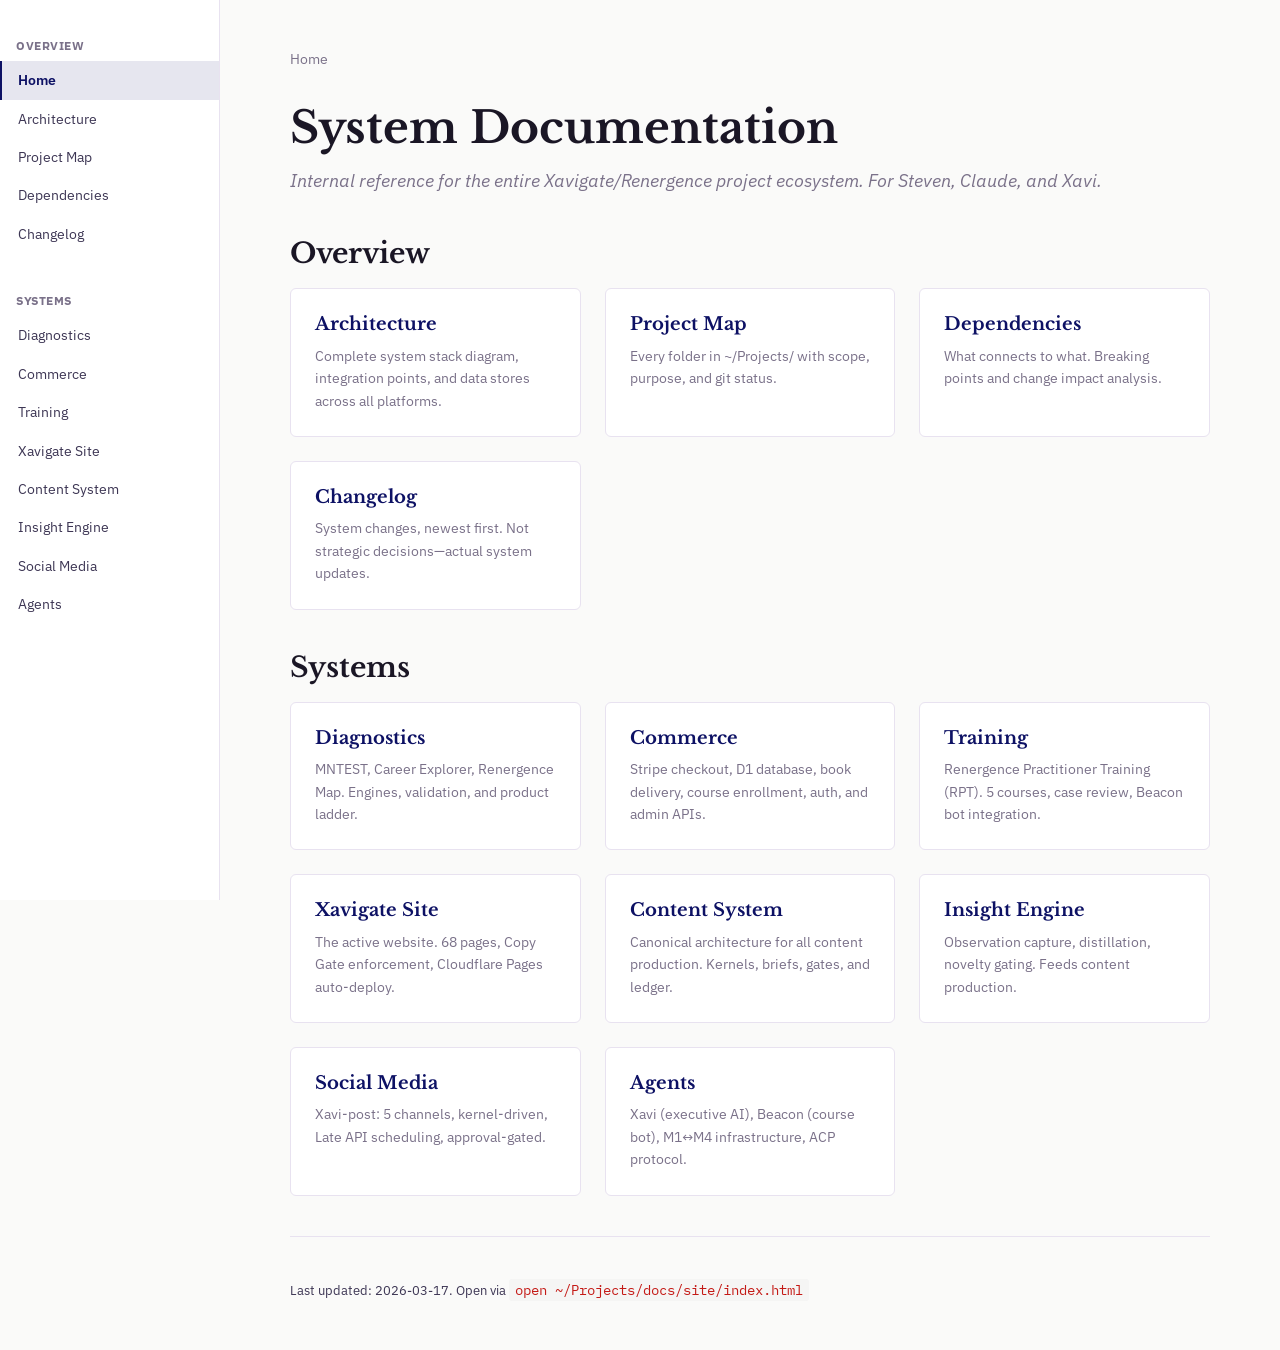
<file: site/index.html>
<!DOCTYPE html>
<html lang="en">
<head>
  <meta charset="UTF-8">
  <meta name="viewport" content="width=device-width, initial-scale=1.0">
  <meta name="robots" content="noindex, nofollow">
  <title>System Documentation</title>
  <link href="https://fonts.googleapis.com/css2?family=Libre+Baskerville:wght@400;700&family=IBM+Plex+Sans:wght@300;400;500;600;700&family=IBM+Plex+Mono:wght@400;500&display=swap" rel="stylesheet">
  <link rel="stylesheet" href="docs.css">
</head>
<body>
  <div class="docs-layout">
    <nav class="docs-sidebar">
      <div class="docs-nav">
        <div class="docs-nav-section">
          <div class="docs-nav-section-title">Overview</div>
          <a href="index.html" class="active">Home</a>
          <a href="architecture.html">Architecture</a>
          <a href="project-map.html">Project Map</a>
          <a href="dependencies.html">Dependencies</a>
          <a href="changelog.html">Changelog</a>
        </div>

        <div class="docs-nav-section">
          <div class="docs-nav-section-title">Systems</div>
          <a href="diagnostics.html">Diagnostics</a>
          <a href="commerce.html">Commerce</a>
          <a href="training.html">Training</a>
          <a href="xavigate-site.html">Xavigate Site</a>
          <a href="content-system.html">Content System</a>
          <a href="insight-engine.html">Insight Engine</a>
          <a href="social-media.html">Social Media</a>
          <a href="agents.html">Agents</a>
        </div>
      </div>
    </nav>

    <main class="docs-content">
      <div class="docs-breadcrumb">
        <span>Home</span>
      </div>

      <h1>System Documentation</h1>
      <p class="subtitle">Internal reference for the entire Xavigate/Renergence project ecosystem. For Steven, Claude, and Xavi.</p>

      <h2>Overview</h2>

      <div class="toc-grid">
        <a href="architecture.html" class="toc-card">
          <h3>Architecture</h3>
          <p>Complete system stack diagram, integration points, and data stores across all platforms.</p>
        </a>
        <a href="project-map.html" class="toc-card">
          <h3>Project Map</h3>
          <p>Every folder in ~/Projects/ with scope, purpose, and git status.</p>
        </a>
        <a href="dependencies.html" class="toc-card">
          <h3>Dependencies</h3>
          <p>What connects to what. Breaking points and change impact analysis.</p>
        </a>
        <a href="changelog.html" class="toc-card">
          <h3>Changelog</h3>
          <p>System changes, newest first. Not strategic decisions—actual system updates.</p>
        </a>
      </div>

      <h2>Systems</h2>

      <div class="toc-grid">
        <a href="diagnostics.html" class="toc-card">
          <h3>Diagnostics</h3>
          <p>MNTEST, Career Explorer, Renergence Map. Engines, validation, and product ladder.</p>
        </a>
        <a href="commerce.html" class="toc-card">
          <h3>Commerce</h3>
          <p>Stripe checkout, D1 database, book delivery, course enrollment, auth, and admin APIs.</p>
        </a>
        <a href="training.html" class="toc-card">
          <h3>Training</h3>
          <p>Renergence Practitioner Training (RPT). 5 courses, case review, Beacon bot integration.</p>
        </a>
        <a href="xavigate-site.html" class="toc-card">
          <h3>Xavigate Site</h3>
          <p>The active website. 68 pages, Copy Gate enforcement, Cloudflare Pages auto-deploy.</p>
        </a>
        <a href="content-system.html" class="toc-card">
          <h3>Content System</h3>
          <p>Canonical architecture for all content production. Kernels, briefs, gates, and ledger.</p>
        </a>
        <a href="insight-engine.html" class="toc-card">
          <h3>Insight Engine</h3>
          <p>Observation capture, distillation, novelty gating. Feeds content production.</p>
        </a>
        <a href="social-media.html" class="toc-card">
          <h3>Social Media</h3>
          <p>Xavi-post: 5 channels, kernel-driven, Late API scheduling, approval-gated.</p>
        </a>
        <a href="agents.html" class="toc-card">
          <h3>Agents</h3>
          <p>Xavi (executive AI), Beacon (course bot), M1↔M4 infrastructure, ACP protocol.</p>
        </a>
      </div>

      <hr>

      <p><small>Last updated: 2026-03-17. Open via <code>open ~/Projects/docs/site/index.html</code></small></p>
    </main>
  </div>
</body>
</html>
</file>
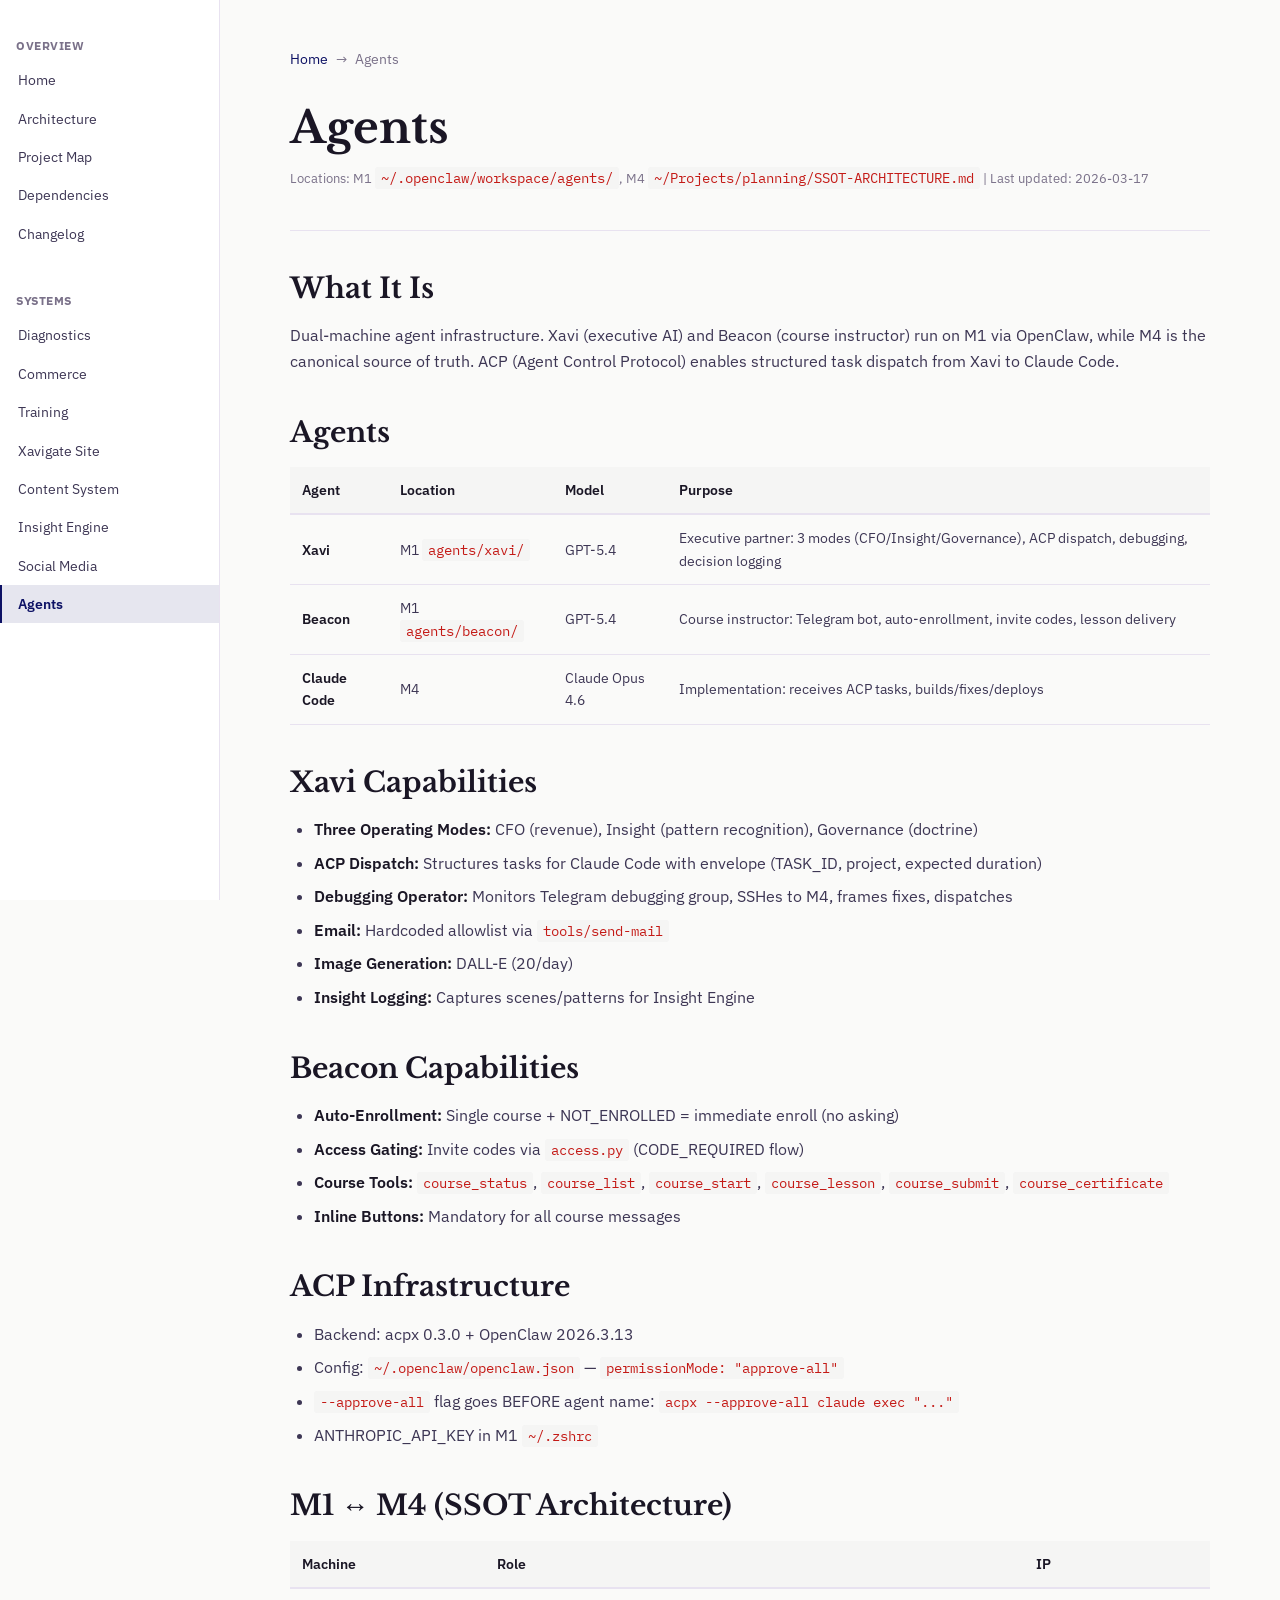
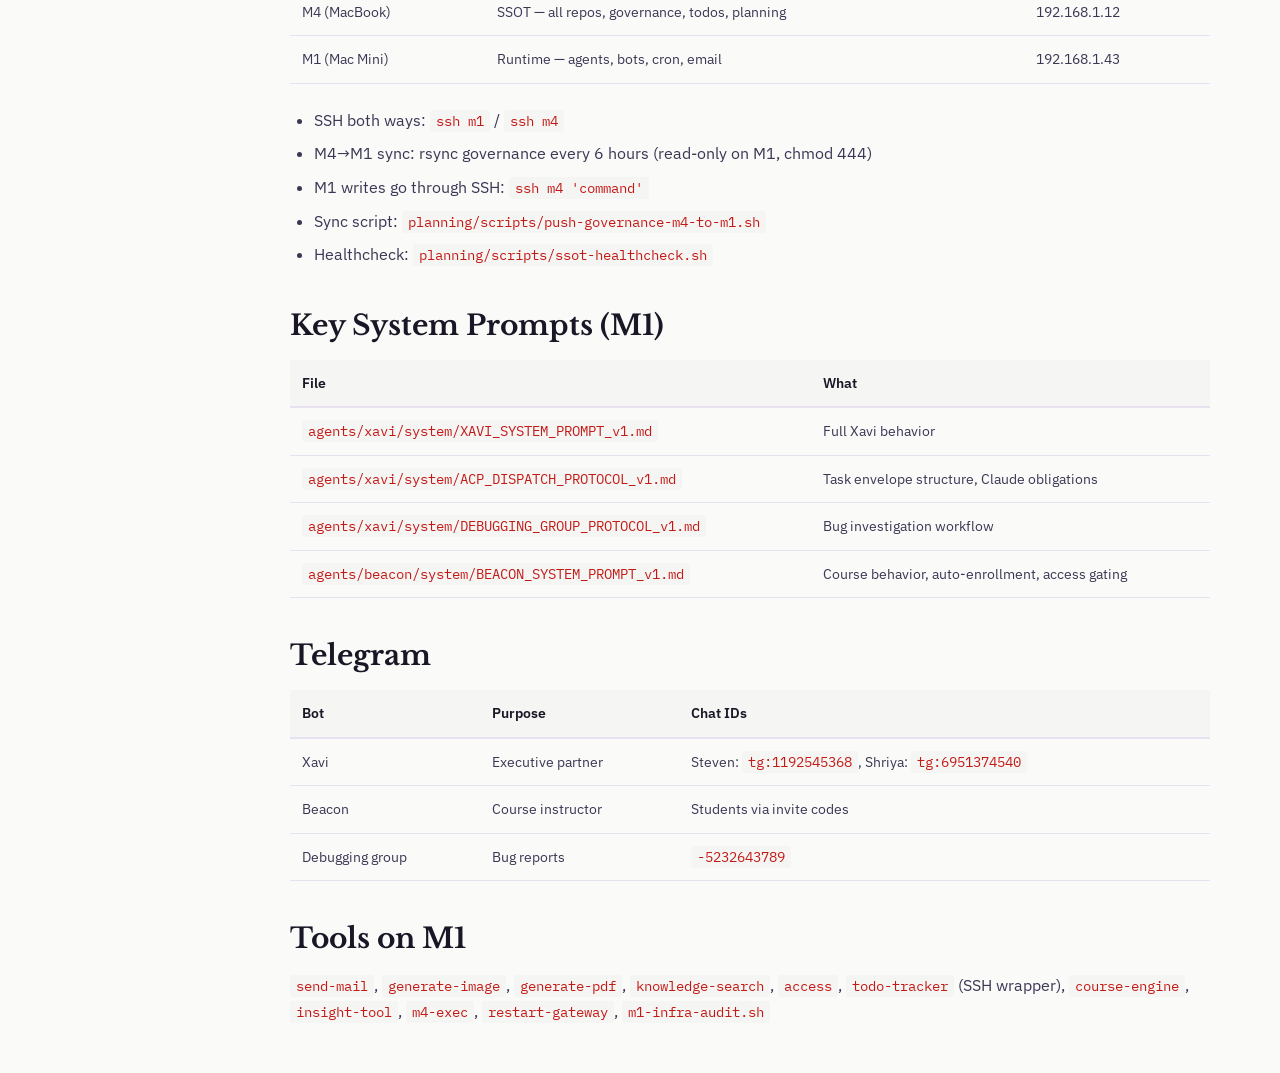
<file: site/agents.html>
<!DOCTYPE html>
<html lang="en">
<head>
  <meta charset="UTF-8">
  <meta name="viewport" content="width=device-width, initial-scale=1.0">
  <meta name="robots" content="noindex, nofollow">
  <title>Agents</title>
  <link href="https://fonts.googleapis.com/css2?family=Libre+Baskerville:wght@400;700&family=IBM+Plex+Sans:wght@300;400;500;600;700&family=IBM+Plex+Mono:wght@400;500&display=swap" rel="stylesheet">
  <link rel="stylesheet" href="docs.css">
</head>
<body>
  <div class="docs-layout">
    <nav class="docs-sidebar">
      <div class="docs-nav">
        <div class="docs-nav-section">
          <div class="docs-nav-section-title">Overview</div>
          <a href="index.html">Home</a>
          <a href="architecture.html">Architecture</a>
          <a href="project-map.html">Project Map</a>
          <a href="dependencies.html">Dependencies</a>
          <a href="changelog.html">Changelog</a>
        </div>

        <div class="docs-nav-section">
          <div class="docs-nav-section-title">Systems</div>
          <a href="diagnostics.html">Diagnostics</a>
          <a href="commerce.html">Commerce</a>
          <a href="training.html">Training</a>
          <a href="xavigate-site.html">Xavigate Site</a>
          <a href="content-system.html">Content System</a>
          <a href="insight-engine.html">Insight Engine</a>
          <a href="social-media.html">Social Media</a>
          <a href="agents.html" class="active">Agents</a>
        </div>
      </div>
    </nav>

    <main class="docs-content">
      <div class="docs-breadcrumb">
        <a href="index.html">Home</a>
        <span>→</span>
        <span>Agents</span>
      </div>

      <h1>Agents</h1>
      <p class="updated">Locations: M1 <code>~/.openclaw/workspace/agents/</code>, M4 <code>~/Projects/planning/SSOT-ARCHITECTURE.md</code> | Last updated: 2026-03-17</p>

      <hr>

      <h2>What It Is</h2>

      <p>Dual-machine agent infrastructure. Xavi (executive AI) and Beacon (course instructor) run on M1 via OpenClaw, while M4 is the canonical source of truth. ACP (Agent Control Protocol) enables structured task dispatch from Xavi to Claude Code.</p>

      <h2>Agents</h2>

      <table>
        <thead>
          <tr>
            <th>Agent</th>
            <th>Location</th>
            <th>Model</th>
            <th>Purpose</th>
          </tr>
        </thead>
        <tbody>
          <tr>
            <td><strong>Xavi</strong></td>
            <td>M1 <code>agents/xavi/</code></td>
            <td>GPT-5.4</td>
            <td>Executive partner: 3 modes (CFO/Insight/Governance), ACP dispatch, debugging, decision logging</td>
          </tr>
          <tr>
            <td><strong>Beacon</strong></td>
            <td>M1 <code>agents/beacon/</code></td>
            <td>GPT-5.4</td>
            <td>Course instructor: Telegram bot, auto-enrollment, invite codes, lesson delivery</td>
          </tr>
          <tr>
            <td><strong>Claude Code</strong></td>
            <td>M4</td>
            <td>Claude Opus 4.6</td>
            <td>Implementation: receives ACP tasks, builds/fixes/deploys</td>
          </tr>
        </tbody>
      </table>

      <h2>Xavi Capabilities</h2>

      <ul>
        <li><strong>Three Operating Modes:</strong> CFO (revenue), Insight (pattern recognition), Governance (doctrine)</li>
        <li><strong>ACP Dispatch:</strong> Structures tasks for Claude Code with envelope (TASK_ID, project, expected duration)</li>
        <li><strong>Debugging Operator:</strong> Monitors Telegram debugging group, SSHes to M4, frames fixes, dispatches</li>
        <li><strong>Email:</strong> Hardcoded allowlist via <code>tools/send-mail</code></li>
        <li><strong>Image Generation:</strong> DALL-E (20/day)</li>
        <li><strong>Insight Logging:</strong> Captures scenes/patterns for Insight Engine</li>
      </ul>

      <h2>Beacon Capabilities</h2>

      <ul>
        <li><strong>Auto-Enrollment:</strong> Single course + NOT_ENROLLED = immediate enroll (no asking)</li>
        <li><strong>Access Gating:</strong> Invite codes via <code>access.py</code> (CODE_REQUIRED flow)</li>
        <li><strong>Course Tools:</strong> <code>course_status</code>, <code>course_list</code>, <code>course_start</code>, <code>course_lesson</code>, <code>course_submit</code>, <code>course_certificate</code></li>
        <li><strong>Inline Buttons:</strong> Mandatory for all course messages</li>
      </ul>

      <h2>ACP Infrastructure</h2>

      <ul>
        <li>Backend: acpx 0.3.0 + OpenClaw 2026.3.13</li>
        <li>Config: <code>~/.openclaw/openclaw.json</code> — <code>permissionMode: "approve-all"</code></li>
        <li><code>--approve-all</code> flag goes BEFORE agent name: <code>acpx --approve-all claude exec "..."</code></li>
        <li>ANTHROPIC_API_KEY in M1 <code>~/.zshrc</code></li>
      </ul>

      <h2>M1 ↔ M4 (SSOT Architecture)</h2>

      <table>
        <thead>
          <tr>
            <th>Machine</th>
            <th>Role</th>
            <th>IP</th>
          </tr>
        </thead>
        <tbody>
          <tr>
            <td>M4 (MacBook)</td>
            <td>SSOT — all repos, governance, todos, planning</td>
            <td>192.168.1.12</td>
          </tr>
          <tr>
            <td>M1 (Mac Mini)</td>
            <td>Runtime — agents, bots, cron, email</td>
            <td>192.168.1.43</td>
          </tr>
        </tbody>
      </table>

      <ul>
        <li>SSH both ways: <code>ssh m1</code> / <code>ssh m4</code></li>
        <li>M4→M1 sync: rsync governance every 6 hours (read-only on M1, chmod 444)</li>
        <li>M1 writes go through SSH: <code>ssh m4 'command'</code></li>
        <li>Sync script: <code>planning/scripts/push-governance-m4-to-m1.sh</code></li>
        <li>Healthcheck: <code>planning/scripts/ssot-healthcheck.sh</code></li>
      </ul>

      <h2>Key System Prompts (M1)</h2>

      <table>
        <thead>
          <tr>
            <th>File</th>
            <th>What</th>
          </tr>
        </thead>
        <tbody>
          <tr>
            <td><code>agents/xavi/system/XAVI_SYSTEM_PROMPT_v1.md</code></td>
            <td>Full Xavi behavior</td>
          </tr>
          <tr>
            <td><code>agents/xavi/system/ACP_DISPATCH_PROTOCOL_v1.md</code></td>
            <td>Task envelope structure, Claude obligations</td>
          </tr>
          <tr>
            <td><code>agents/xavi/system/DEBUGGING_GROUP_PROTOCOL_v1.md</code></td>
            <td>Bug investigation workflow</td>
          </tr>
          <tr>
            <td><code>agents/beacon/system/BEACON_SYSTEM_PROMPT_v1.md</code></td>
            <td>Course behavior, auto-enrollment, access gating</td>
          </tr>
        </tbody>
      </table>

      <h2>Telegram</h2>

      <table>
        <thead>
          <tr>
            <th>Bot</th>
            <th>Purpose</th>
            <th>Chat IDs</th>
          </tr>
        </thead>
        <tbody>
          <tr>
            <td>Xavi</td>
            <td>Executive partner</td>
            <td>Steven: <code>tg:1192545368</code>, Shriya: <code>tg:6951374540</code></td>
          </tr>
          <tr>
            <td>Beacon</td>
            <td>Course instructor</td>
            <td>Students via invite codes</td>
          </tr>
          <tr>
            <td>Debugging group</td>
            <td>Bug reports</td>
            <td><code>-5232643789</code></td>
          </tr>
        </tbody>
      </table>

      <h2>Tools on M1</h2>

      <p><code>send-mail</code>, <code>generate-image</code>, <code>generate-pdf</code>, <code>knowledge-search</code>, <code>access</code>, <code>todo-tracker</code> (SSH wrapper), <code>course-engine</code>, <code>insight-tool</code>, <code>m4-exec</code>, <code>restart-gateway</code>, <code>m1-infra-audit.sh</code></p>
    </main>
  </div>
</body>
</html>
</file>
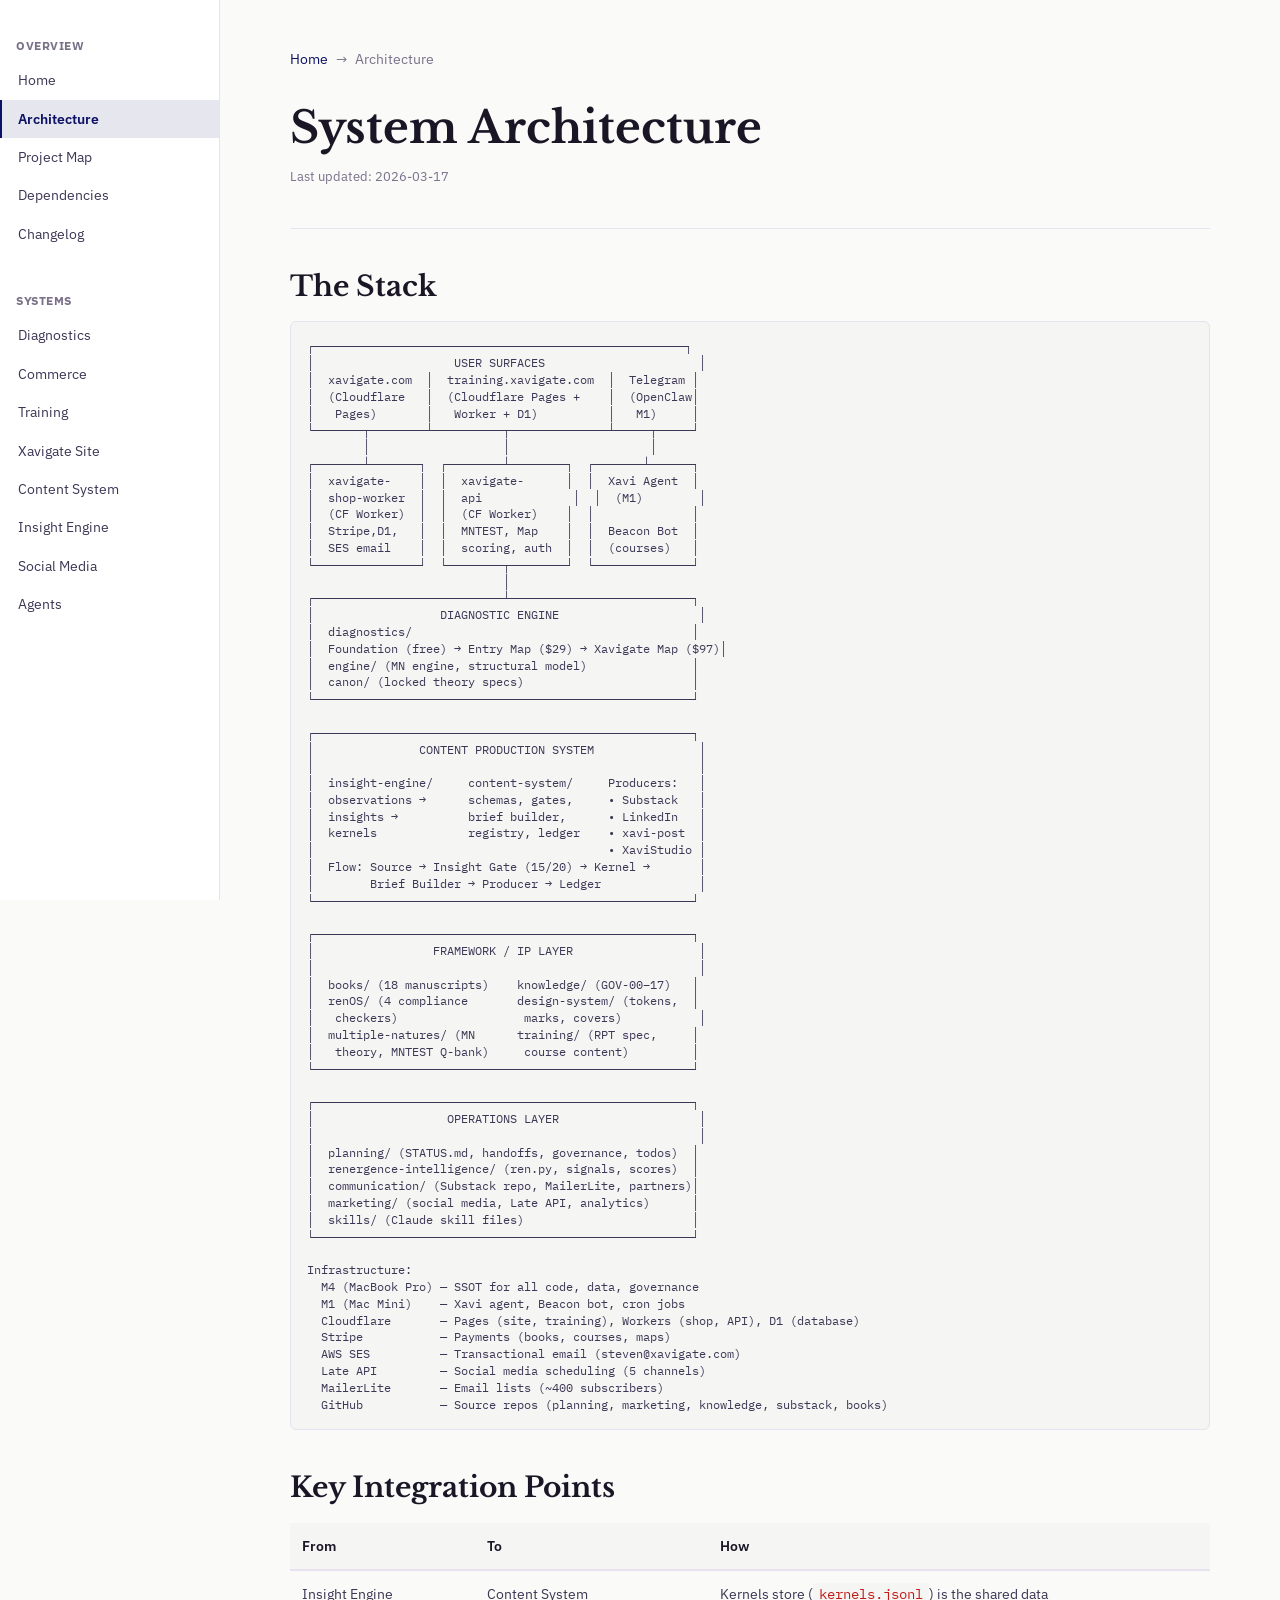
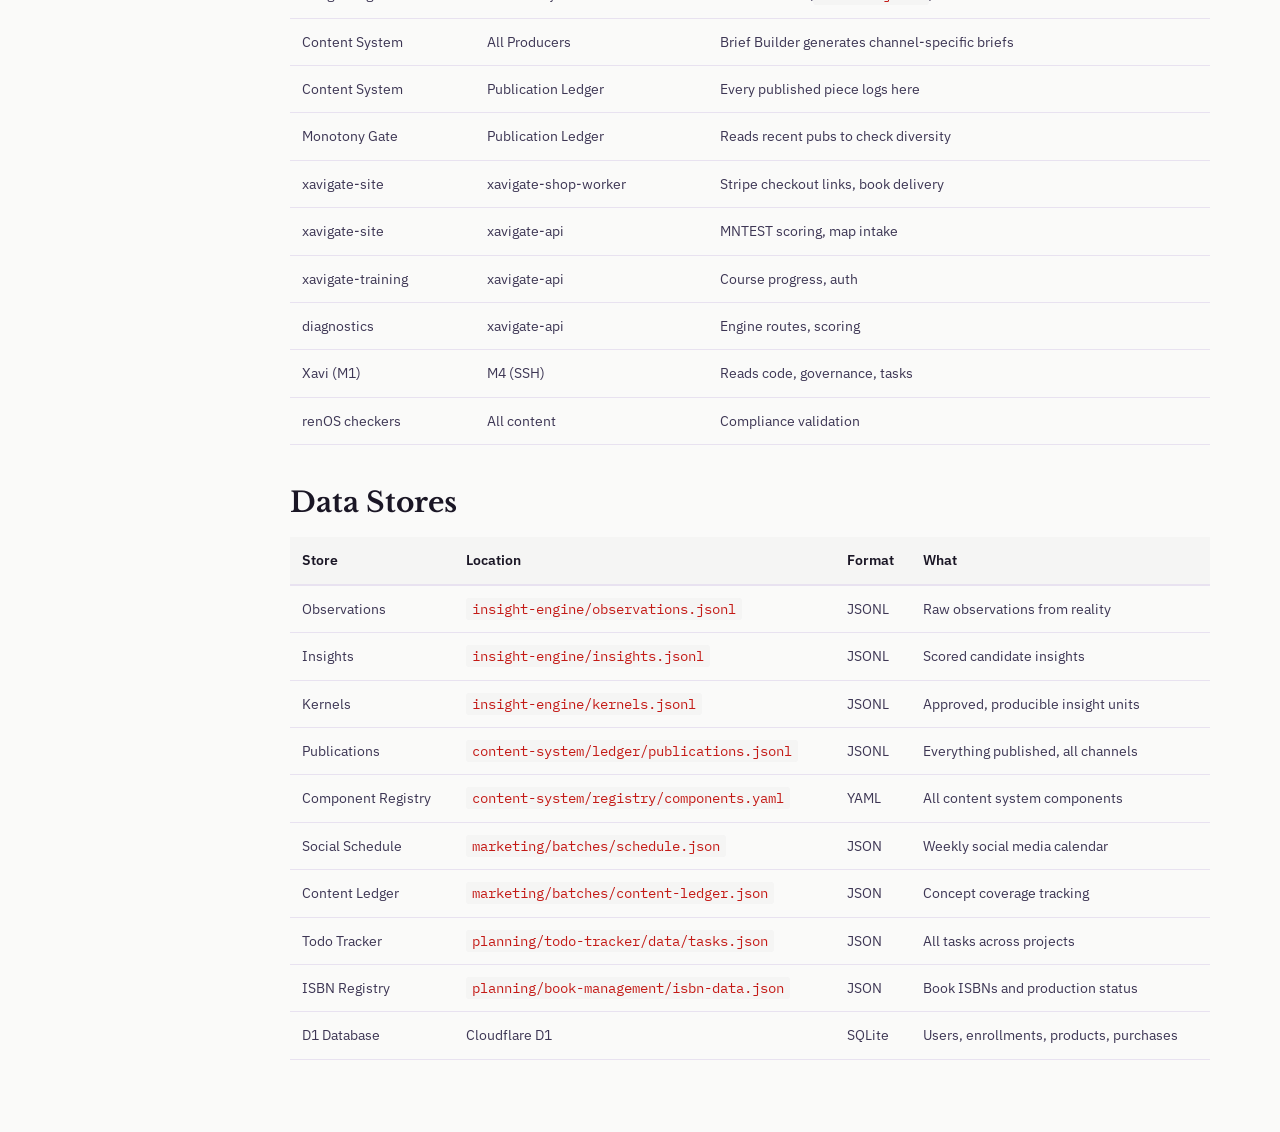
<file: site/architecture.html>
<!DOCTYPE html>
<html lang="en">
<head>
  <meta charset="UTF-8">
  <meta name="viewport" content="width=device-width, initial-scale=1.0">
  <meta name="robots" content="noindex, nofollow">
  <title>System Architecture</title>
  <link href="https://fonts.googleapis.com/css2?family=Libre+Baskerville:wght@400;700&family=IBM+Plex+Sans:wght@300;400;500;600;700&family=IBM+Plex+Mono:wght@400;500&display=swap" rel="stylesheet">
  <link rel="stylesheet" href="docs.css">
</head>
<body>
  <div class="docs-layout">
    <nav class="docs-sidebar">
      <div class="docs-nav">
        <div class="docs-nav-section">
          <div class="docs-nav-section-title">Overview</div>
          <a href="index.html">Home</a>
          <a href="architecture.html" class="active">Architecture</a>
          <a href="project-map.html">Project Map</a>
          <a href="dependencies.html">Dependencies</a>
          <a href="changelog.html">Changelog</a>
        </div>

        <div class="docs-nav-section">
          <div class="docs-nav-section-title">Systems</div>
          <a href="diagnostics.html">Diagnostics</a>
          <a href="commerce.html">Commerce</a>
          <a href="training.html">Training</a>
          <a href="xavigate-site.html">Xavigate Site</a>
          <a href="content-system.html">Content System</a>
          <a href="insight-engine.html">Insight Engine</a>
          <a href="social-media.html">Social Media</a>
          <a href="agents.html">Agents</a>
        </div>
      </div>
    </nav>

    <main class="docs-content">
      <div class="docs-breadcrumb">
        <a href="index.html">Home</a>
        <span>→</span>
        <span>Architecture</span>
      </div>

      <h1>System Architecture</h1>
      <p class="updated">Last updated: 2026-03-17</p>

      <hr>

      <h2>The Stack</h2>

      <pre class="docs-diagram">┌─────────────────────────────────────────────────────┐
│                    USER SURFACES                      │
│  xavigate.com  │  training.xavigate.com  │  Telegram │
│  (Cloudflare   │  (Cloudflare Pages +    │  (OpenClaw│
│   Pages)       │   Worker + D1)          │   M1)     │
└───────┬────────┴──────────┬──────────────┴─────┬─────┘
        │                   │                    │
┌───────┴───────┐  ┌────────┴────────┐  ┌───────┴──────┐
│  xavigate-    │  │  xavigate-      │  │  Xavi Agent  │
│  shop-worker  │  │  api             │  │  (M1)        │
│  (CF Worker)  │  │  (CF Worker)    │  │              │
│  Stripe,D1,   │  │  MNTEST, Map    │  │  Beacon Bot  │
│  SES email    │  │  scoring, auth  │  │  (courses)   │
└───────────────┘  └────────┬────────┘  └──────────────┘
                            │
┌───────────────────────────┴──────────────────────────┐
│                  DIAGNOSTIC ENGINE                    │
│  diagnostics/                                        │
│  Foundation (free) → Entry Map ($29) → Xavigate Map ($97)│
│  engine/ (MN engine, structural model)               │
│  canon/ (locked theory specs)                        │
└──────────────────────────────────────────────────────┘

┌──────────────────────────────────────────────────────┐
│               CONTENT PRODUCTION SYSTEM               │
│                                                       │
│  insight-engine/     content-system/     Producers:   │
│  observations →      schemas, gates,     • Substack   │
│  insights →          brief builder,      • LinkedIn   │
│  kernels             registry, ledger    • xavi-post  │
│                                          • XaviStudio │
│  Flow: Source → Insight Gate (15/20) → Kernel →       │
│        Brief Builder → Producer → Ledger              │
└──────────────────────────────────────────────────────┘

┌──────────────────────────────────────────────────────┐
│                 FRAMEWORK / IP LAYER                  │
│                                                       │
│  books/ (18 manuscripts)    knowledge/ (GOV-00–17)   │
│  renOS/ (4 compliance       design-system/ (tokens,  │
│   checkers)                  marks, covers)           │
│  multiple-natures/ (MN      training/ (RPT spec,     │
│   theory, MNTEST Q-bank)     course content)         │
└──────────────────────────────────────────────────────┘

┌──────────────────────────────────────────────────────┐
│                   OPERATIONS LAYER                    │
│                                                       │
│  planning/ (STATUS.md, handoffs, governance, todos)  │
│  renergence-intelligence/ (ren.py, signals, scores)  │
│  communication/ (Substack repo, MailerLite, partners)│
│  marketing/ (social media, Late API, analytics)      │
│  skills/ (Claude skill files)                        │
└──────────────────────────────────────────────────────┘

Infrastructure:
  M4 (MacBook Pro) — SSOT for all code, data, governance
  M1 (Mac Mini)    — Xavi agent, Beacon bot, cron jobs
  Cloudflare       — Pages (site, training), Workers (shop, API), D1 (database)
  Stripe           — Payments (books, courses, maps)
  AWS SES          — Transactional email (steven@xavigate.com)
  Late API         — Social media scheduling (5 channels)
  MailerLite       — Email lists (~400 subscribers)
  GitHub           — Source repos (planning, marketing, knowledge, substack, books)</pre>

      <h2>Key Integration Points</h2>

      <table>
        <thead>
          <tr>
            <th>From</th>
            <th>To</th>
            <th>How</th>
          </tr>
        </thead>
        <tbody>
          <tr>
            <td>Insight Engine</td>
            <td>Content System</td>
            <td>Kernels store (<code>kernels.jsonl</code>) is the shared data</td>
          </tr>
          <tr>
            <td>Content System</td>
            <td>All Producers</td>
            <td>Brief Builder generates channel-specific briefs</td>
          </tr>
          <tr>
            <td>Content System</td>
            <td>Publication Ledger</td>
            <td>Every published piece logs here</td>
          </tr>
          <tr>
            <td>Monotony Gate</td>
            <td>Publication Ledger</td>
            <td>Reads recent pubs to check diversity</td>
          </tr>
          <tr>
            <td>xavigate-site</td>
            <td>xavigate-shop-worker</td>
            <td>Stripe checkout links, book delivery</td>
          </tr>
          <tr>
            <td>xavigate-site</td>
            <td>xavigate-api</td>
            <td>MNTEST scoring, map intake</td>
          </tr>
          <tr>
            <td>xavigate-training</td>
            <td>xavigate-api</td>
            <td>Course progress, auth</td>
          </tr>
          <tr>
            <td>diagnostics</td>
            <td>xavigate-api</td>
            <td>Engine routes, scoring</td>
          </tr>
          <tr>
            <td>Xavi (M1)</td>
            <td>M4 (SSH)</td>
            <td>Reads code, governance, tasks</td>
          </tr>
          <tr>
            <td>renOS checkers</td>
            <td>All content</td>
            <td>Compliance validation</td>
          </tr>
        </tbody>
      </table>

      <h2>Data Stores</h2>

      <table>
        <thead>
          <tr>
            <th>Store</th>
            <th>Location</th>
            <th>Format</th>
            <th>What</th>
          </tr>
        </thead>
        <tbody>
          <tr>
            <td>Observations</td>
            <td><code>insight-engine/observations.jsonl</code></td>
            <td>JSONL</td>
            <td>Raw observations from reality</td>
          </tr>
          <tr>
            <td>Insights</td>
            <td><code>insight-engine/insights.jsonl</code></td>
            <td>JSONL</td>
            <td>Scored candidate insights</td>
          </tr>
          <tr>
            <td>Kernels</td>
            <td><code>insight-engine/kernels.jsonl</code></td>
            <td>JSONL</td>
            <td>Approved, producible insight units</td>
          </tr>
          <tr>
            <td>Publications</td>
            <td><code>content-system/ledger/publications.jsonl</code></td>
            <td>JSONL</td>
            <td>Everything published, all channels</td>
          </tr>
          <tr>
            <td>Component Registry</td>
            <td><code>content-system/registry/components.yaml</code></td>
            <td>YAML</td>
            <td>All content system components</td>
          </tr>
          <tr>
            <td>Social Schedule</td>
            <td><code>marketing/batches/schedule.json</code></td>
            <td>JSON</td>
            <td>Weekly social media calendar</td>
          </tr>
          <tr>
            <td>Content Ledger</td>
            <td><code>marketing/batches/content-ledger.json</code></td>
            <td>JSON</td>
            <td>Concept coverage tracking</td>
          </tr>
          <tr>
            <td>Todo Tracker</td>
            <td><code>planning/todo-tracker/data/tasks.json</code></td>
            <td>JSON</td>
            <td>All tasks across projects</td>
          </tr>
          <tr>
            <td>ISBN Registry</td>
            <td><code>planning/book-management/isbn-data.json</code></td>
            <td>JSON</td>
            <td>Book ISBNs and production status</td>
          </tr>
          <tr>
            <td>D1 Database</td>
            <td>Cloudflare D1</td>
            <td>SQLite</td>
            <td>Users, enrollments, products, purchases</td>
          </tr>
        </tbody>
      </table>
    </main>
  </div>
</body>
</html>
</file>
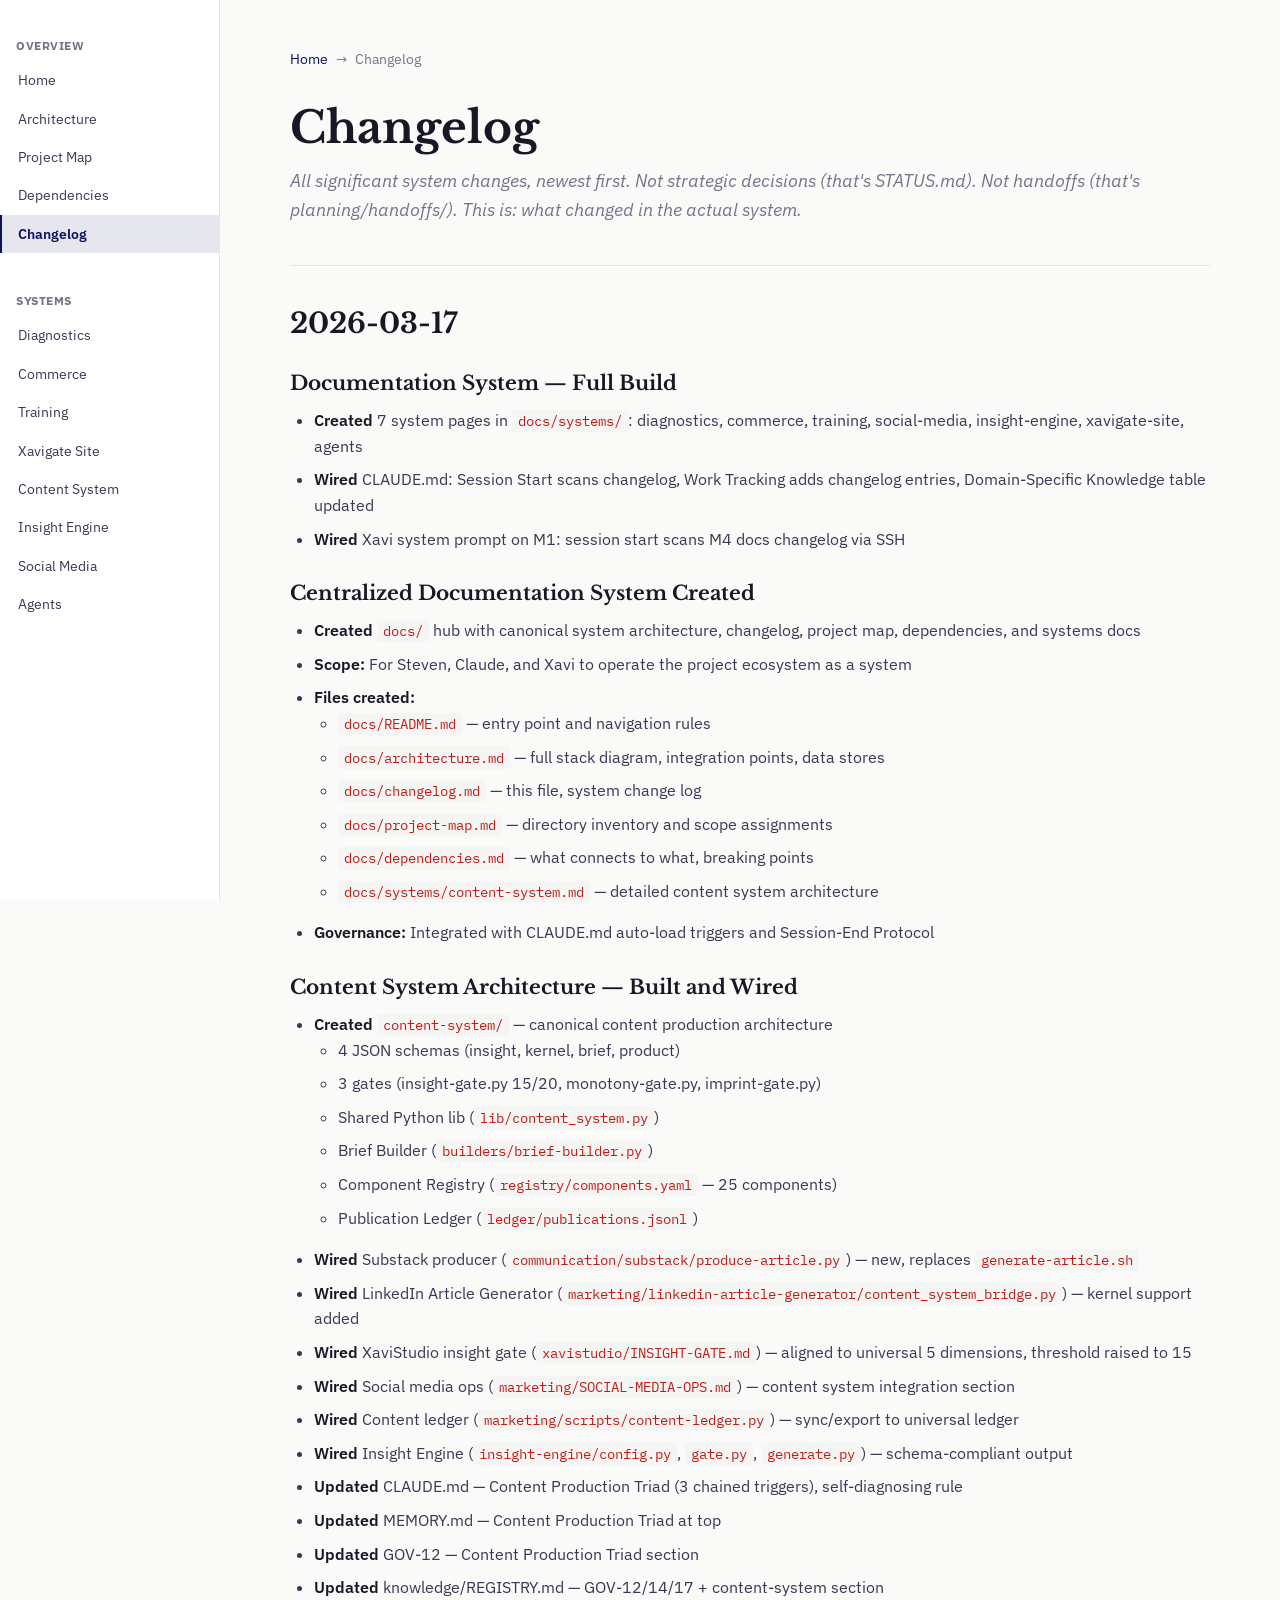
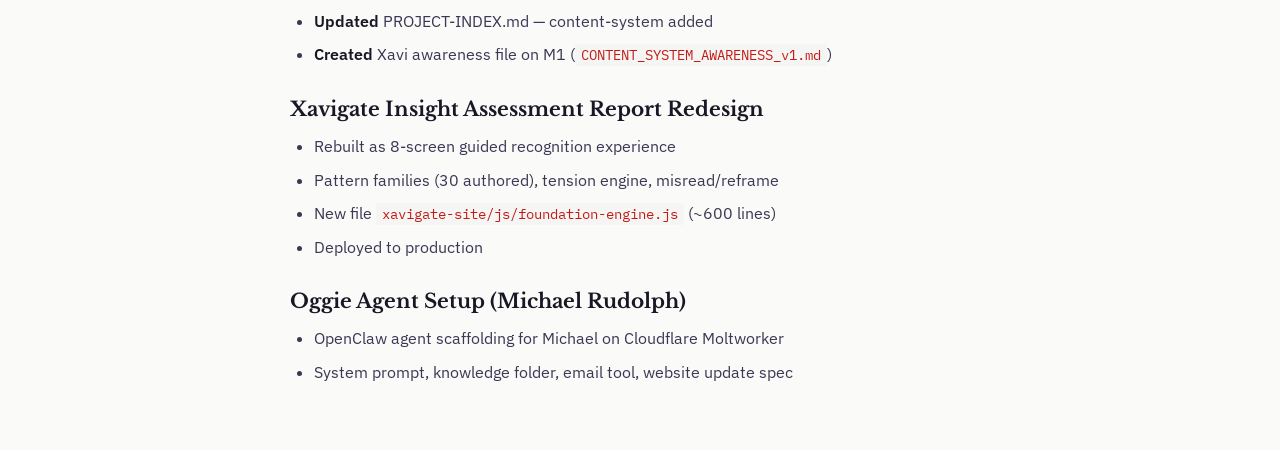
<file: site/changelog.html>
<!DOCTYPE html>
<html lang="en">
<head>
  <meta charset="UTF-8">
  <meta name="viewport" content="width=device-width, initial-scale=1.0">
  <meta name="robots" content="noindex, nofollow">
  <title>Changelog</title>
  <link href="https://fonts.googleapis.com/css2?family=Libre+Baskerville:wght@400;700&family=IBM+Plex+Sans:wght@300;400;500;600;700&family=IBM+Plex+Mono:wght@400;500&display=swap" rel="stylesheet">
  <link rel="stylesheet" href="docs.css">
</head>
<body>
  <div class="docs-layout">
    <nav class="docs-sidebar">
      <div class="docs-nav">
        <div class="docs-nav-section">
          <div class="docs-nav-section-title">Overview</div>
          <a href="index.html">Home</a>
          <a href="architecture.html">Architecture</a>
          <a href="project-map.html">Project Map</a>
          <a href="dependencies.html">Dependencies</a>
          <a href="changelog.html" class="active">Changelog</a>
        </div>

        <div class="docs-nav-section">
          <div class="docs-nav-section-title">Systems</div>
          <a href="diagnostics.html">Diagnostics</a>
          <a href="commerce.html">Commerce</a>
          <a href="training.html">Training</a>
          <a href="xavigate-site.html">Xavigate Site</a>
          <a href="content-system.html">Content System</a>
          <a href="insight-engine.html">Insight Engine</a>
          <a href="social-media.html">Social Media</a>
          <a href="agents.html">Agents</a>
        </div>
      </div>
    </nav>

    <main class="docs-content">
      <div class="docs-breadcrumb">
        <a href="index.html">Home</a>
        <span>→</span>
        <span>Changelog</span>
      </div>

      <h1>Changelog</h1>
      <p class="subtitle">All significant system changes, newest first. Not strategic decisions (that's STATUS.md). Not handoffs (that's planning/handoffs/). This is: what changed in the actual system.</p>

      <hr>

      <h2>2026-03-17</h2>

      <h3>Documentation System — Full Build</h3>
      <ul>
        <li><strong>Created</strong> 7 system pages in <code>docs/systems/</code>: diagnostics, commerce, training, social-media, insight-engine, xavigate-site, agents</li>
        <li><strong>Wired</strong> CLAUDE.md: Session Start scans changelog, Work Tracking adds changelog entries, Domain-Specific Knowledge table updated</li>
        <li><strong>Wired</strong> Xavi system prompt on M1: session start scans M4 docs changelog via SSH</li>
      </ul>

      <h3>Centralized Documentation System Created</h3>
      <ul>
        <li><strong>Created</strong> <code>docs/</code> hub with canonical system architecture, changelog, project map, dependencies, and systems docs</li>
        <li><strong>Scope:</strong> For Steven, Claude, and Xavi to operate the project ecosystem as a system</li>
        <li><strong>Files created:</strong>
          <ul>
            <li><code>docs/README.md</code> — entry point and navigation rules</li>
            <li><code>docs/architecture.md</code> — full stack diagram, integration points, data stores</li>
            <li><code>docs/changelog.md</code> — this file, system change log</li>
            <li><code>docs/project-map.md</code> — directory inventory and scope assignments</li>
            <li><code>docs/dependencies.md</code> — what connects to what, breaking points</li>
            <li><code>docs/systems/content-system.md</code> — detailed content system architecture</li>
          </ul>
        </li>
        <li><strong>Governance:</strong> Integrated with CLAUDE.md auto-load triggers and Session-End Protocol</li>
      </ul>

      <h3>Content System Architecture — Built and Wired</h3>
      <ul>
        <li><strong>Created</strong> <code>content-system/</code> — canonical content production architecture
          <ul>
            <li>4 JSON schemas (insight, kernel, brief, product)</li>
            <li>3 gates (insight-gate.py 15/20, monotony-gate.py, imprint-gate.py)</li>
            <li>Shared Python lib (<code>lib/content_system.py</code>)</li>
            <li>Brief Builder (<code>builders/brief-builder.py</code>)</li>
            <li>Component Registry (<code>registry/components.yaml</code> — 25 components)</li>
            <li>Publication Ledger (<code>ledger/publications.jsonl</code>)</li>
          </ul>
        </li>
        <li><strong>Wired</strong> Substack producer (<code>communication/substack/produce-article.py</code>) — new, replaces <code>generate-article.sh</code></li>
        <li><strong>Wired</strong> LinkedIn Article Generator (<code>marketing/linkedin-article-generator/content_system_bridge.py</code>) — kernel support added</li>
        <li><strong>Wired</strong> XaviStudio insight gate (<code>xavistudio/INSIGHT-GATE.md</code>) — aligned to universal 5 dimensions, threshold raised to 15</li>
        <li><strong>Wired</strong> Social media ops (<code>marketing/SOCIAL-MEDIA-OPS.md</code>) — content system integration section</li>
        <li><strong>Wired</strong> Content ledger (<code>marketing/scripts/content-ledger.py</code>) — sync/export to universal ledger</li>
        <li><strong>Wired</strong> Insight Engine (<code>insight-engine/config.py</code>, <code>gate.py</code>, <code>generate.py</code>) — schema-compliant output</li>
        <li><strong>Updated</strong> CLAUDE.md — Content Production Triad (3 chained triggers), self-diagnosing rule</li>
        <li><strong>Updated</strong> MEMORY.md — Content Production Triad at top</li>
        <li><strong>Updated</strong> GOV-12 — Content Production Triad section</li>
        <li><strong>Updated</strong> knowledge/REGISTRY.md — GOV-12/14/17 + content-system section</li>
        <li><strong>Updated</strong> PROJECT-INDEX.md — content-system added</li>
        <li><strong>Created</strong> Xavi awareness file on M1 (<code>CONTENT_SYSTEM_AWARENESS_v1.md</code>)</li>
      </ul>

      <h3>Xavigate Insight Assessment Report Redesign</h3>
      <ul>
        <li>Rebuilt as 8-screen guided recognition experience</li>
        <li>Pattern families (30 authored), tension engine, misread/reframe</li>
        <li>New file <code>xavigate-site/js/foundation-engine.js</code> (~600 lines)</li>
        <li>Deployed to production</li>
      </ul>

      <h3>Oggie Agent Setup (Michael Rudolph)</h3>
      <ul>
        <li>OpenClaw agent scaffolding for Michael on Cloudflare Moltworker</li>
        <li>System prompt, knowledge folder, email tool, website update spec</li>
      </ul>
    </main>
  </div>
</body>
</html>
</file>
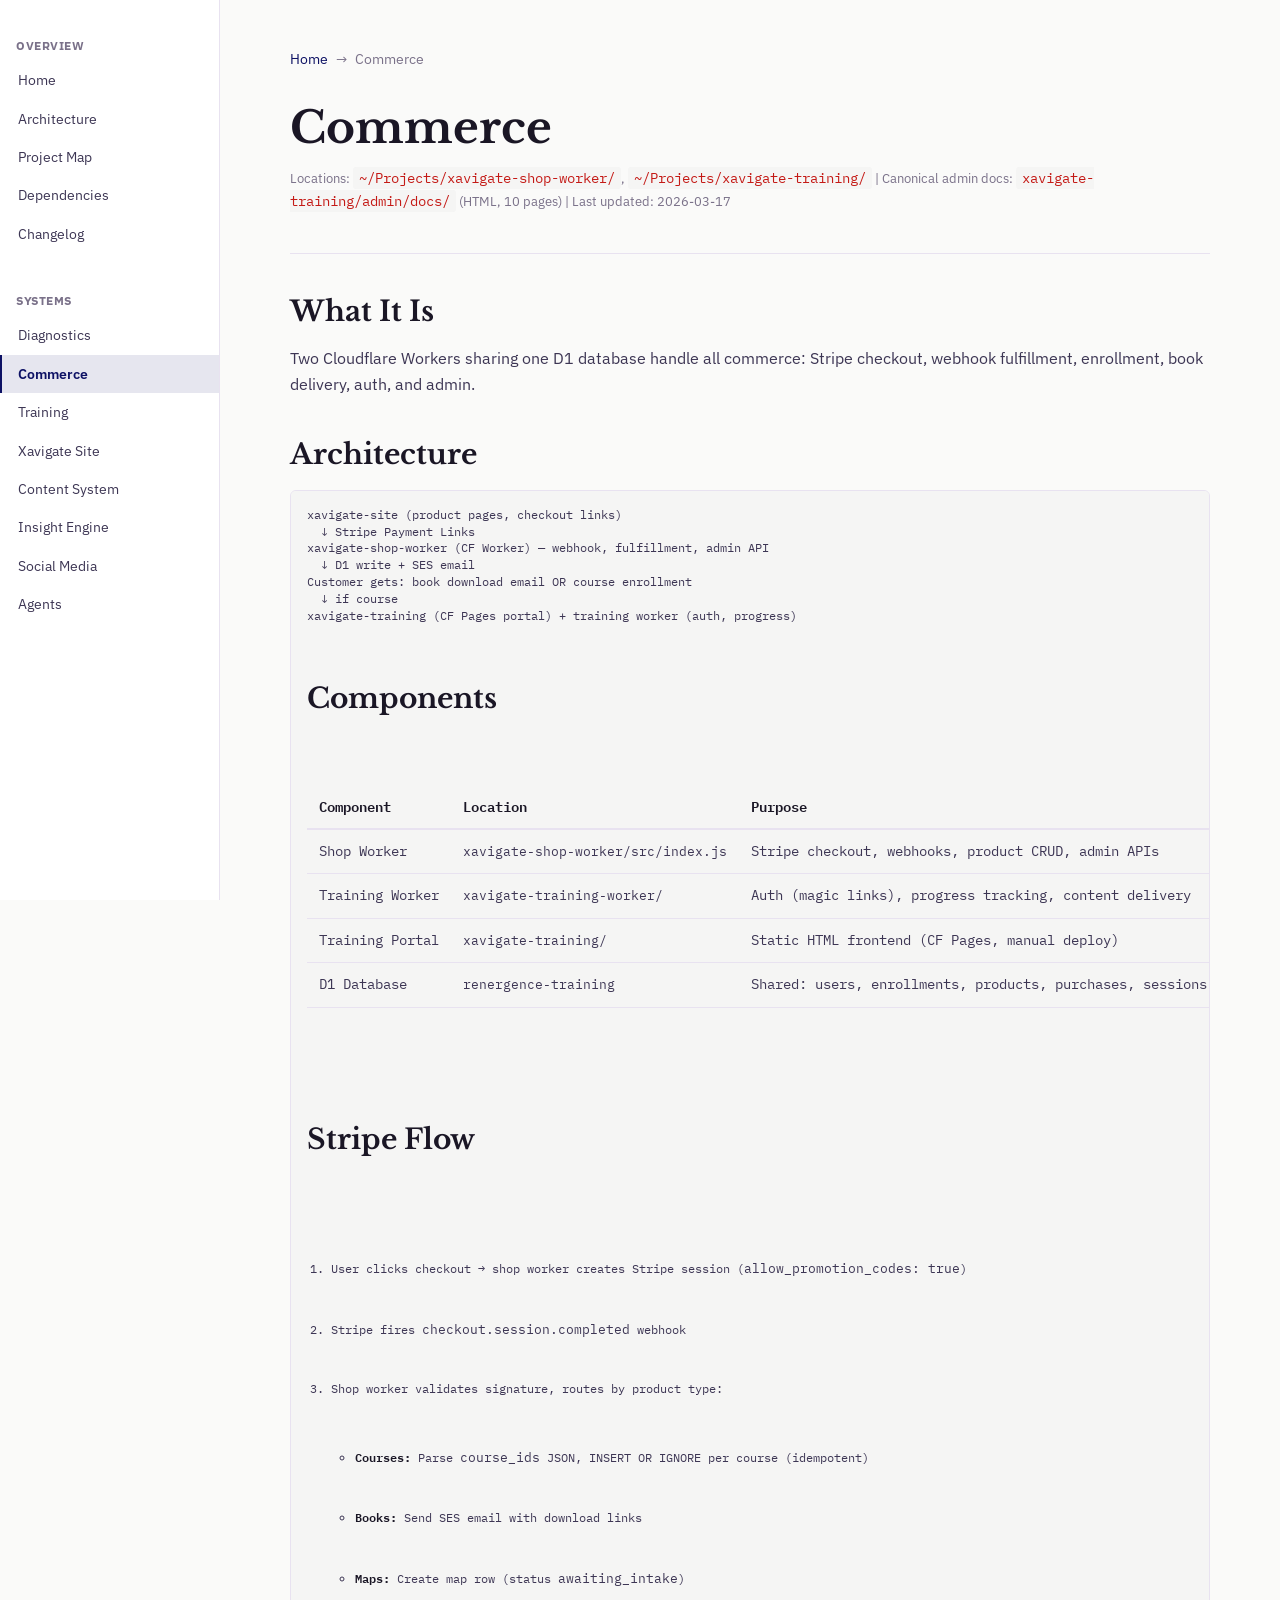
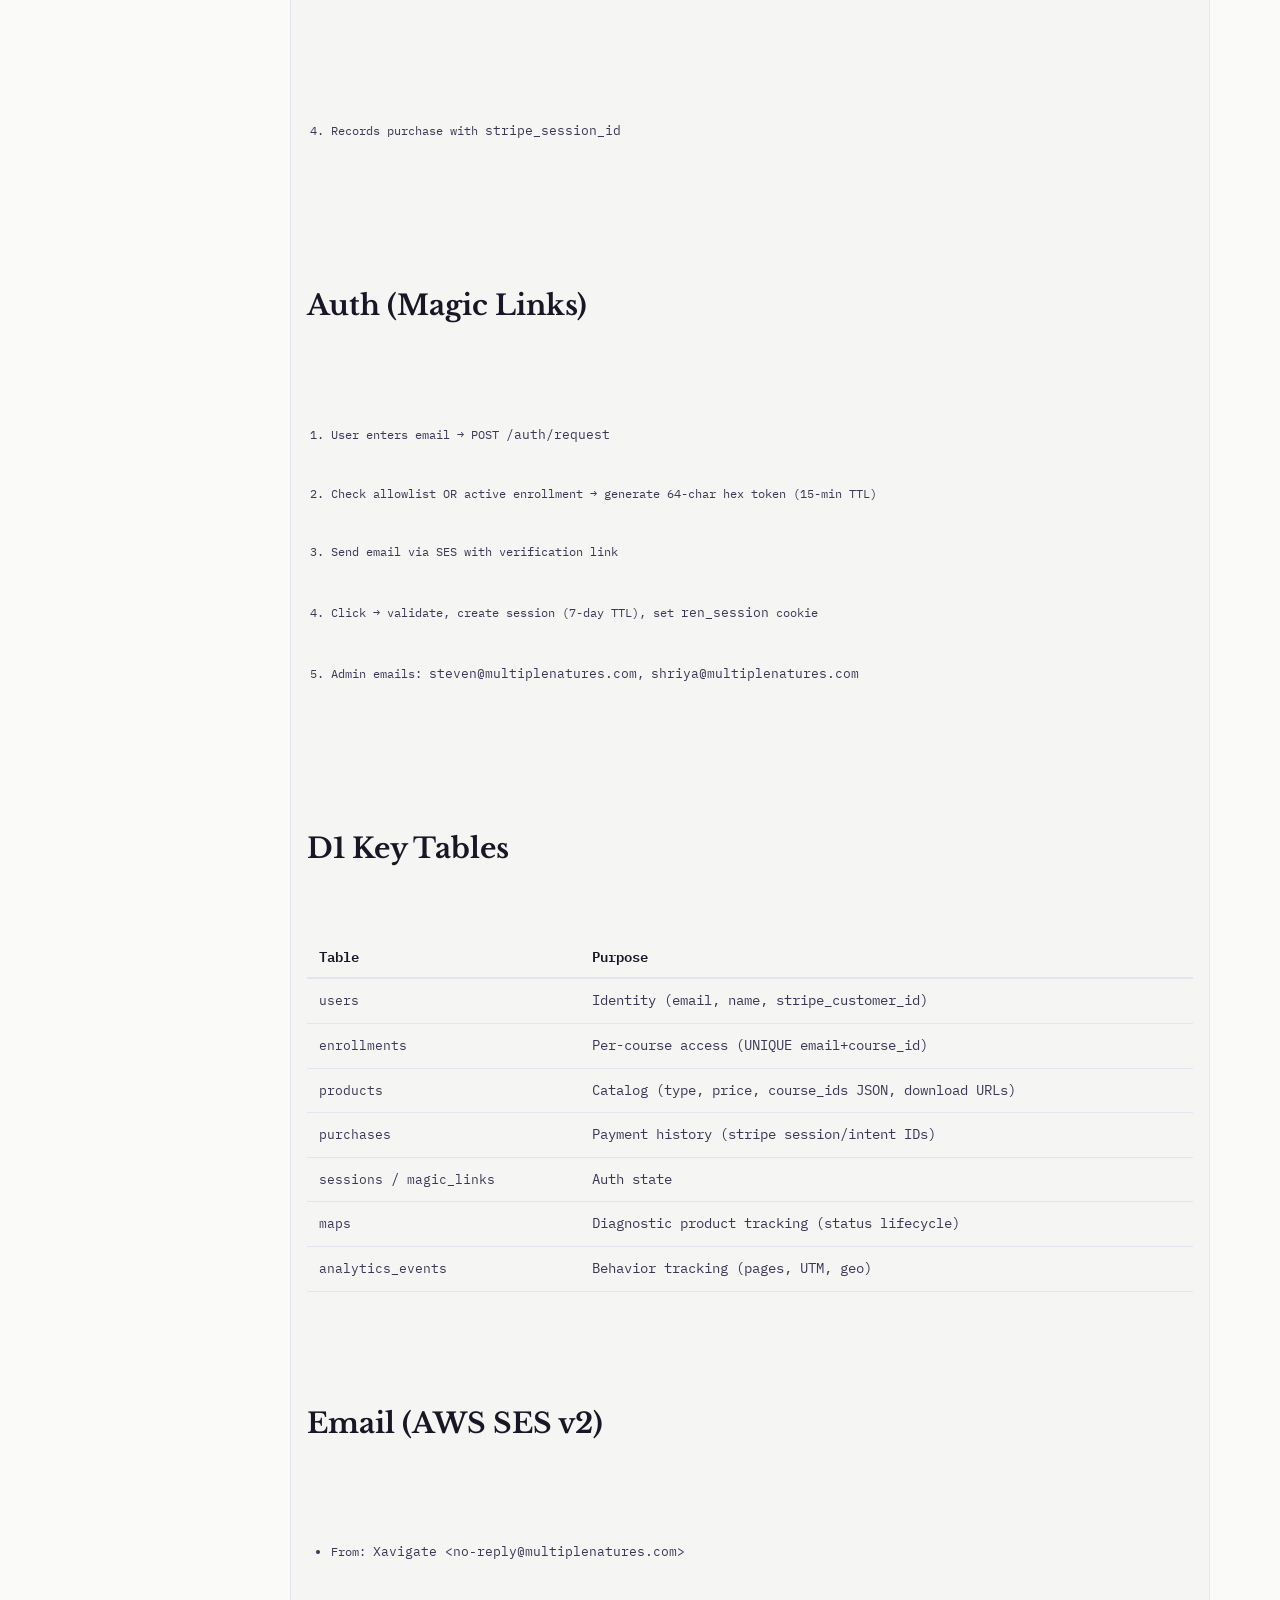
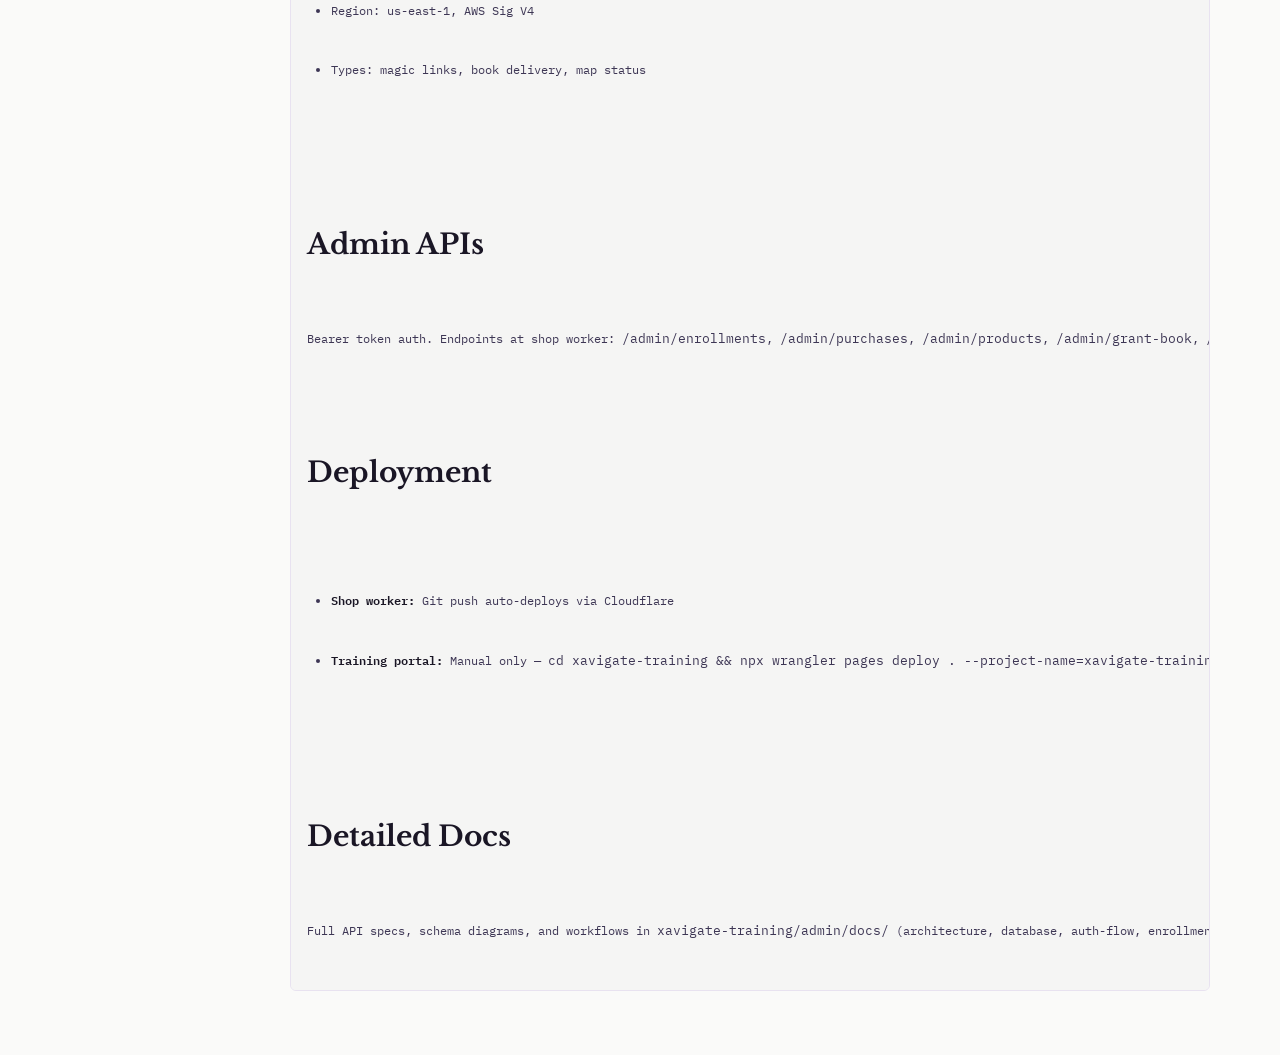
<file: site/commerce.html>
<!DOCTYPE html>
<html lang="en">
<head>
  <meta charset="UTF-8">
  <meta name="viewport" content="width=device-width, initial-scale=1.0">
  <meta name="robots" content="noindex, nofollow">
  <title>Commerce</title>
  <link href="https://fonts.googleapis.com/css2?family=Libre+Baskerville:wght@400;700&family=IBM+Plex+Sans:wght@300;400;500;600;700&family=IBM+Plex+Mono:wght@400;500&display=swap" rel="stylesheet">
  <link rel="stylesheet" href="docs.css">
</head>
<body>
  <div class="docs-layout">
    <nav class="docs-sidebar">
      <div class="docs-nav">
        <div class="docs-nav-section">
          <div class="docs-nav-section-title">Overview</div>
          <a href="index.html">Home</a>
          <a href="architecture.html">Architecture</a>
          <a href="project-map.html">Project Map</a>
          <a href="dependencies.html">Dependencies</a>
          <a href="changelog.html">Changelog</a>
        </div>

        <div class="docs-nav-section">
          <div class="docs-nav-section-title">Systems</div>
          <a href="diagnostics.html">Diagnostics</a>
          <a href="commerce.html" class="active">Commerce</a>
          <a href="training.html">Training</a>
          <a href="xavigate-site.html">Xavigate Site</a>
          <a href="content-system.html">Content System</a>
          <a href="insight-engine.html">Insight Engine</a>
          <a href="social-media.html">Social Media</a>
          <a href="agents.html">Agents</a>
        </div>
      </div>
    </nav>

    <main class="docs-content">
      <div class="docs-breadcrumb">
        <a href="index.html">Home</a>
        <span>→</span>
        <span>Commerce</span>
      </div>

      <h1>Commerce</h1>
      <p class="updated">Locations: <code>~/Projects/xavigate-shop-worker/</code>, <code>~/Projects/xavigate-training/</code> | Canonical admin docs: <code>xavigate-training/admin/docs/</code> (HTML, 10 pages) | Last updated: 2026-03-17</p>

      <hr>

      <h2>What It Is</h2>

      <p>Two Cloudflare Workers sharing one D1 database handle all commerce: Stripe checkout, webhook fulfillment, enrollment, book delivery, auth, and admin.</p>

      <h2>Architecture</h2>

      <pre class="docs-diagram">xavigate-site (product pages, checkout links)
  ↓ Stripe Payment Links
xavigate-shop-worker (CF Worker) — webhook, fulfillment, admin API
  ↓ D1 write + SES email
Customer gets: book download email OR course enrollment
  ↓ if course
xavigate-training (CF Pages portal) + training worker (auth, progress)
      <h2>Components</h2>

      <table>
        <thead>
          <tr>
            <th>Component</th>
            <th>Location</th>
            <th>Purpose</th>
          </tr>
        </thead>
        <tbody>
          <tr>
            <td>Shop Worker</td>
            <td><code>xavigate-shop-worker/src/index.js</code></td>
            <td>Stripe checkout, webhooks, product CRUD, admin APIs</td>
          </tr>
          <tr>
            <td>Training Worker</td>
            <td><code>xavigate-training-worker/</code></td>
            <td>Auth (magic links), progress tracking, content delivery</td>
          </tr>
          <tr>
            <td>Training Portal</td>
            <td><code>xavigate-training/</code></td>
            <td>Static HTML frontend (CF Pages, manual deploy)</td>
          </tr>
          <tr>
            <td>D1 Database</td>
            <td><code>renergence-training</code></td>
            <td>Shared: users, enrollments, products, purchases, sessions, maps</td>
          </tr>
        </tbody>
      </table>

      <h2>Stripe Flow</h2>

      <ol>
        <li>User clicks checkout → shop worker creates Stripe session (<code>allow_promotion_codes: true</code>)</li>
        <li>Stripe fires <code>checkout.session.completed</code> webhook</li>
        <li>Shop worker validates signature, routes by product type:
          <ul>
            <li><strong>Courses:</strong> Parse <code>course_ids</code> JSON, INSERT OR IGNORE per course (idempotent)</li>
            <li><strong>Books:</strong> Send SES email with download links</li>
            <li><strong>Maps:</strong> Create map row (status <code>awaiting_intake</code>)</li>
          </ul>
        </li>
        <li>Records purchase with <code>stripe_session_id</code></li>
      </ol>

      <h2>Auth (Magic Links)</h2>

      <ol>
        <li>User enters email → POST <code>/auth/request</code></li>
        <li>Check allowlist OR active enrollment → generate 64-char hex token (15-min TTL)</li>
        <li>Send email via SES with verification link</li>
        <li>Click → validate, create session (7-day TTL), set <code>ren_session</code> cookie</li>
        <li>Admin emails: <code>steven@multiplenatures.com</code>, <code>shriya@multiplenatures.com</code></li>
      </ol>

      <h2>D1 Key Tables</h2>

      <table>
        <thead>
          <tr>
            <th>Table</th>
            <th>Purpose</th>
          </tr>
        </thead>
        <tbody>
          <tr>
            <td><code>users</code></td>
            <td>Identity (email, name, stripe_customer_id)</td>
          </tr>
          <tr>
            <td><code>enrollments</code></td>
            <td>Per-course access (UNIQUE email+course_id)</td>
          </tr>
          <tr>
            <td><code>products</code></td>
            <td>Catalog (type, price, course_ids JSON, download URLs)</td>
          </tr>
          <tr>
            <td><code>purchases</code></td>
            <td>Payment history (stripe session/intent IDs)</td>
          </tr>
          <tr>
            <td><code>sessions</code> / <code>magic_links</code></td>
            <td>Auth state</td>
          </tr>
          <tr>
            <td><code>maps</code></td>
            <td>Diagnostic product tracking (status lifecycle)</td>
          </tr>
          <tr>
            <td><code>analytics_events</code></td>
            <td>Behavior tracking (pages, UTM, geo)</td>
          </tr>
        </tbody>
      </table>

      <h2>Email (AWS SES v2)</h2>

      <ul>
        <li>From: <code>Xavigate &lt;no-reply@multiplenatures.com&gt;</code></li>
        <li>Region: us-east-1, AWS Sig V4</li>
        <li>Types: magic links, book delivery, map status</li>
      </ul>

      <h2>Admin APIs</h2>

      <p>Bearer token auth. Endpoints at shop worker: <code>/admin/enrollments</code>, <code>/admin/purchases</code>, <code>/admin/products</code>, <code>/admin/grant-book</code>, <code>/admin/analytics/*</code>, <code>/admin/stripe/*</code>.</p>

      <h2>Deployment</h2>

      <ul>
        <li><strong>Shop worker:</strong> Git push auto-deploys via Cloudflare</li>
        <li><strong>Training portal:</strong> Manual only — <code>cd xavigate-training && npx wrangler pages deploy . --project-name=xavigate-training --branch=main</code></li>
      </ul>

      <h2>Detailed Docs</h2>

      <p>Full API specs, schema diagrams, and workflows in <code>xavigate-training/admin/docs/</code> (architecture, database, auth-flow, enrollment-flow, api-training, api-shop, admin-guide, stripe-testing, deployment, troubleshooting).</p>
    </main>
  </div>
</body>
</html>
</file>
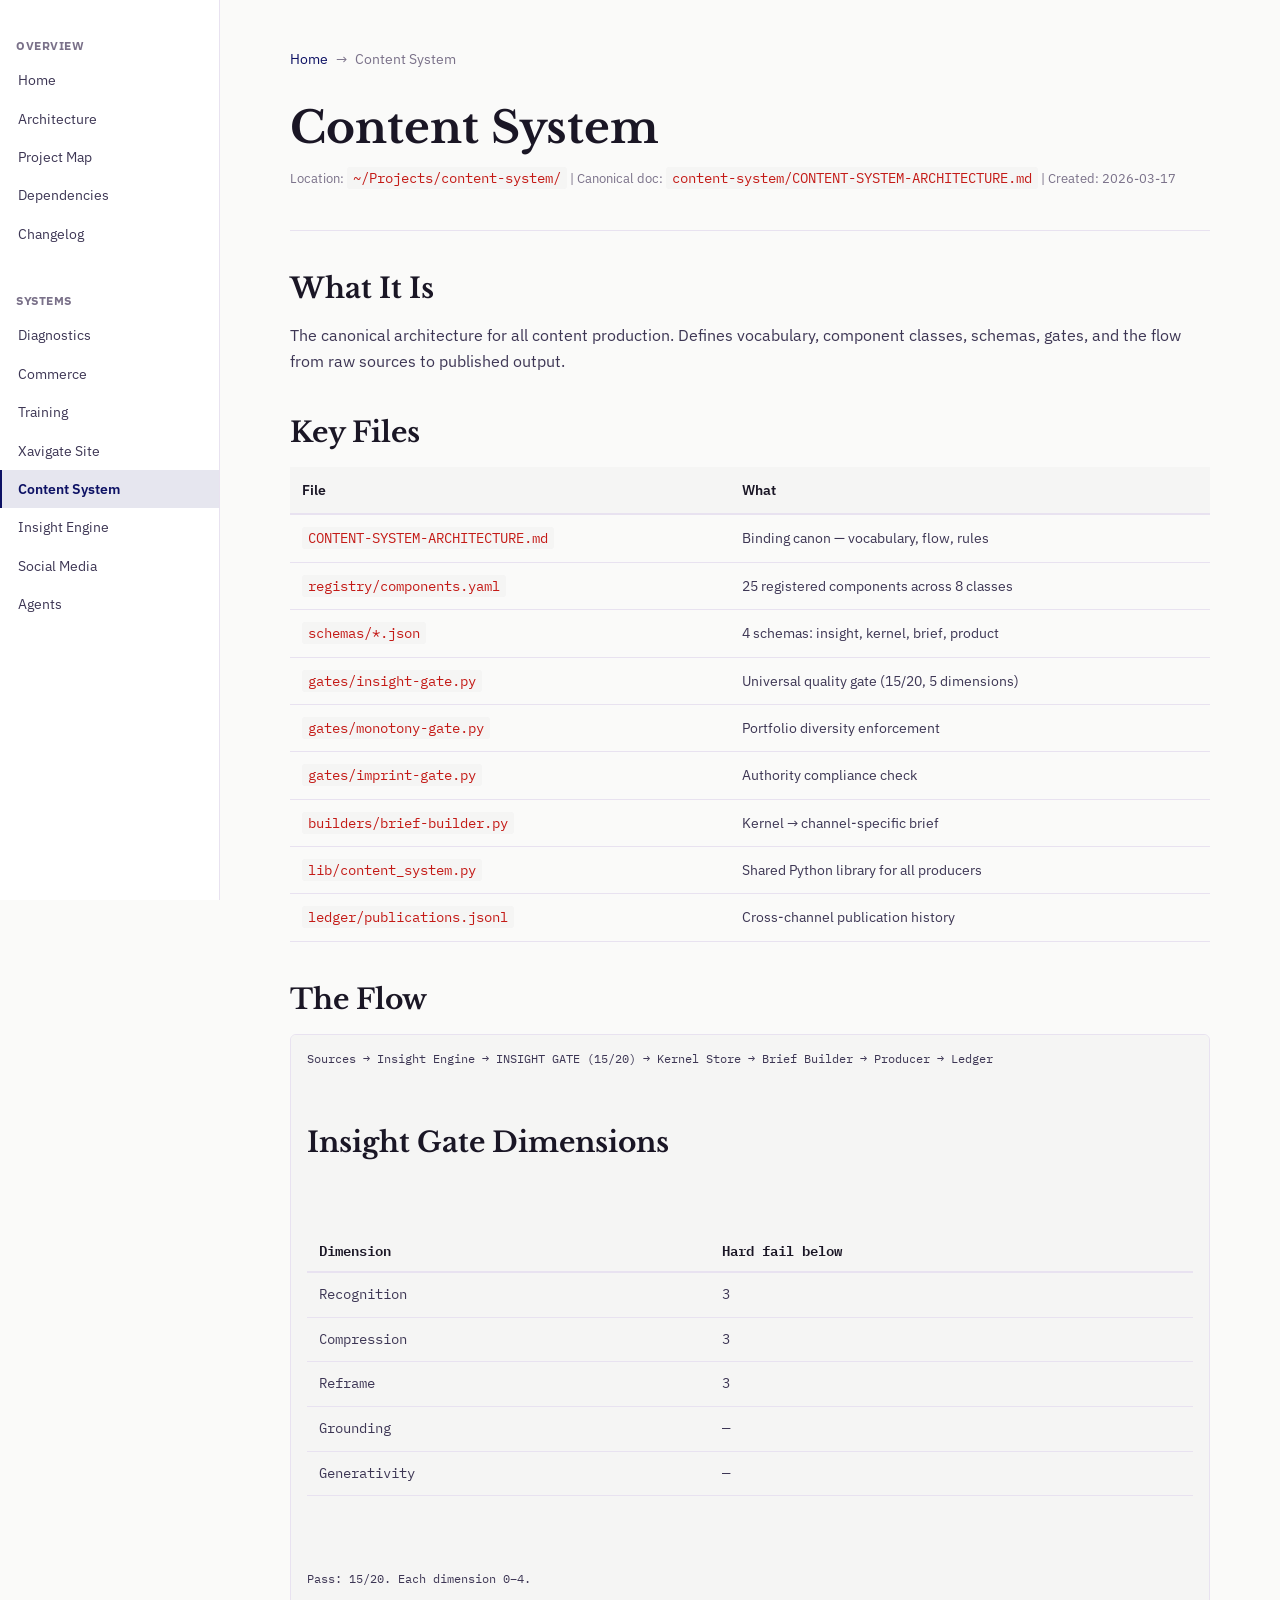
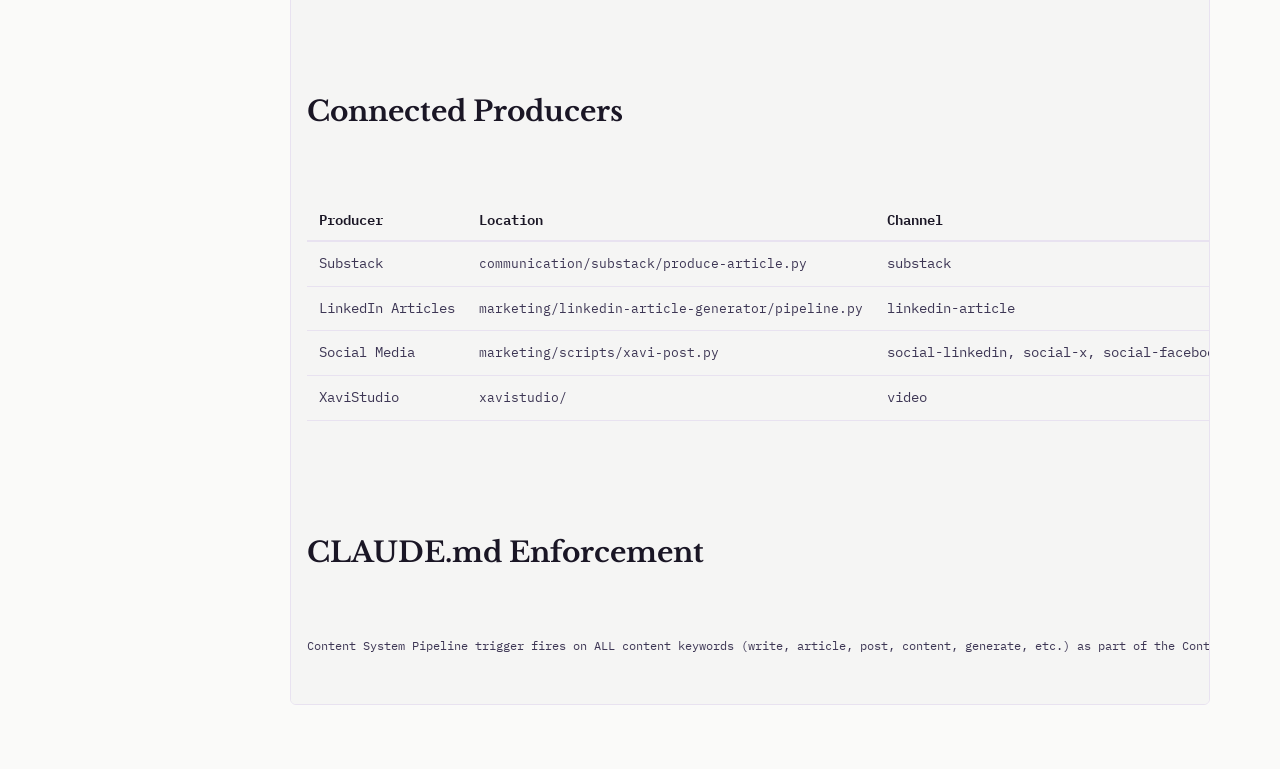
<file: site/content-system.html>
<!DOCTYPE html>
<html lang="en">
<head>
  <meta charset="UTF-8">
  <meta name="viewport" content="width=device-width, initial-scale=1.0">
  <meta name="robots" content="noindex, nofollow">
  <title>Content System</title>
  <link href="https://fonts.googleapis.com/css2?family=Libre+Baskerville:wght@400;700&family=IBM+Plex+Sans:wght@300;400;500;600;700&family=IBM+Plex+Mono:wght@400;500&display=swap" rel="stylesheet">
  <link rel="stylesheet" href="docs.css">
</head>
<body>
  <div class="docs-layout">
    <nav class="docs-sidebar">
      <div class="docs-nav">
        <div class="docs-nav-section">
          <div class="docs-nav-section-title">Overview</div>
          <a href="index.html">Home</a>
          <a href="architecture.html">Architecture</a>
          <a href="project-map.html">Project Map</a>
          <a href="dependencies.html">Dependencies</a>
          <a href="changelog.html">Changelog</a>
        </div>

        <div class="docs-nav-section">
          <div class="docs-nav-section-title">Systems</div>
          <a href="diagnostics.html">Diagnostics</a>
          <a href="commerce.html">Commerce</a>
          <a href="training.html">Training</a>
          <a href="xavigate-site.html">Xavigate Site</a>
          <a href="content-system.html" class="active">Content System</a>
          <a href="insight-engine.html">Insight Engine</a>
          <a href="social-media.html">Social Media</a>
          <a href="agents.html">Agents</a>
        </div>
      </div>
    </nav>

    <main class="docs-content">
      <div class="docs-breadcrumb">
        <a href="index.html">Home</a>
        <span>→</span>
        <span>Content System</span>
      </div>

      <h1>Content System</h1>
      <p class="updated">Location: <code>~/Projects/content-system/</code> | Canonical doc: <code>content-system/CONTENT-SYSTEM-ARCHITECTURE.md</code> | Created: 2026-03-17</p>

      <hr>

      <h2>What It Is</h2>

      <p>The canonical architecture for all content production. Defines vocabulary, component classes, schemas, gates, and the flow from raw sources to published output.</p>

      <h2>Key Files</h2>

      <table>
        <thead>
          <tr>
            <th>File</th>
            <th>What</th>
          </tr>
        </thead>
        <tbody>
          <tr>
            <td><code>CONTENT-SYSTEM-ARCHITECTURE.md</code></td>
            <td>Binding canon — vocabulary, flow, rules</td>
          </tr>
          <tr>
            <td><code>registry/components.yaml</code></td>
            <td>25 registered components across 8 classes</td>
          </tr>
          <tr>
            <td><code>schemas/*.json</code></td>
            <td>4 schemas: insight, kernel, brief, product</td>
          </tr>
          <tr>
            <td><code>gates/insight-gate.py</code></td>
            <td>Universal quality gate (15/20, 5 dimensions)</td>
          </tr>
          <tr>
            <td><code>gates/monotony-gate.py</code></td>
            <td>Portfolio diversity enforcement</td>
          </tr>
          <tr>
            <td><code>gates/imprint-gate.py</code></td>
            <td>Authority compliance check</td>
          </tr>
          <tr>
            <td><code>builders/brief-builder.py</code></td>
            <td>Kernel → channel-specific brief</td>
          </tr>
          <tr>
            <td><code>lib/content_system.py</code></td>
            <td>Shared Python library for all producers</td>
          </tr>
          <tr>
            <td><code>ledger/publications.jsonl</code></td>
            <td>Cross-channel publication history</td>
          </tr>
        </tbody>
      </table>

      <h2>The Flow</h2>

      <pre class="docs-diagram">Sources → Insight Engine → INSIGHT GATE (15/20) → Kernel Store → Brief Builder → Producer → Ledger
      <h2>Insight Gate Dimensions</h2>

      <table>
        <thead>
          <tr>
            <th>Dimension</th>
            <th>Hard fail below</th>
          </tr>
        </thead>
        <tbody>
          <tr>
            <td>Recognition</td>
            <td>3</td>
          </tr>
          <tr>
            <td>Compression</td>
            <td>3</td>
          </tr>
          <tr>
            <td>Reframe</td>
            <td>3</td>
          </tr>
          <tr>
            <td>Grounding</td>
            <td>—</td>
          </tr>
          <tr>
            <td>Generativity</td>
            <td>—</td>
          </tr>
        </tbody>
      </table>

      <p>Pass: 15/20. Each dimension 0–4.</p>

      <h2>Connected Producers</h2>

      <table>
        <thead>
          <tr>
            <th>Producer</th>
            <th>Location</th>
            <th>Channel</th>
          </tr>
        </thead>
        <tbody>
          <tr>
            <td>Substack</td>
            <td><code>communication/substack/produce-article.py</code></td>
            <td>substack</td>
          </tr>
          <tr>
            <td>LinkedIn Articles</td>
            <td><code>marketing/linkedin-article-generator/pipeline.py</code></td>
            <td>linkedin-article</td>
          </tr>
          <tr>
            <td>Social Media</td>
            <td><code>marketing/scripts/xavi-post.py</code></td>
            <td>social-linkedin, social-x, social-facebook</td>
          </tr>
          <tr>
            <td>XaviStudio</td>
            <td><code>xavistudio/</code></td>
            <td>video</td>
          </tr>
        </tbody>
      </table>

      <h2>CLAUDE.md Enforcement</h2>

      <p>Content System Pipeline trigger fires on ALL content keywords (write, article, post, content, generate, etc.) as part of the Content Production Triad (GOV-14 + Copy Gate + Content System Pipeline).</p>
    </main>
  </div>
</body>
</html>
</file>
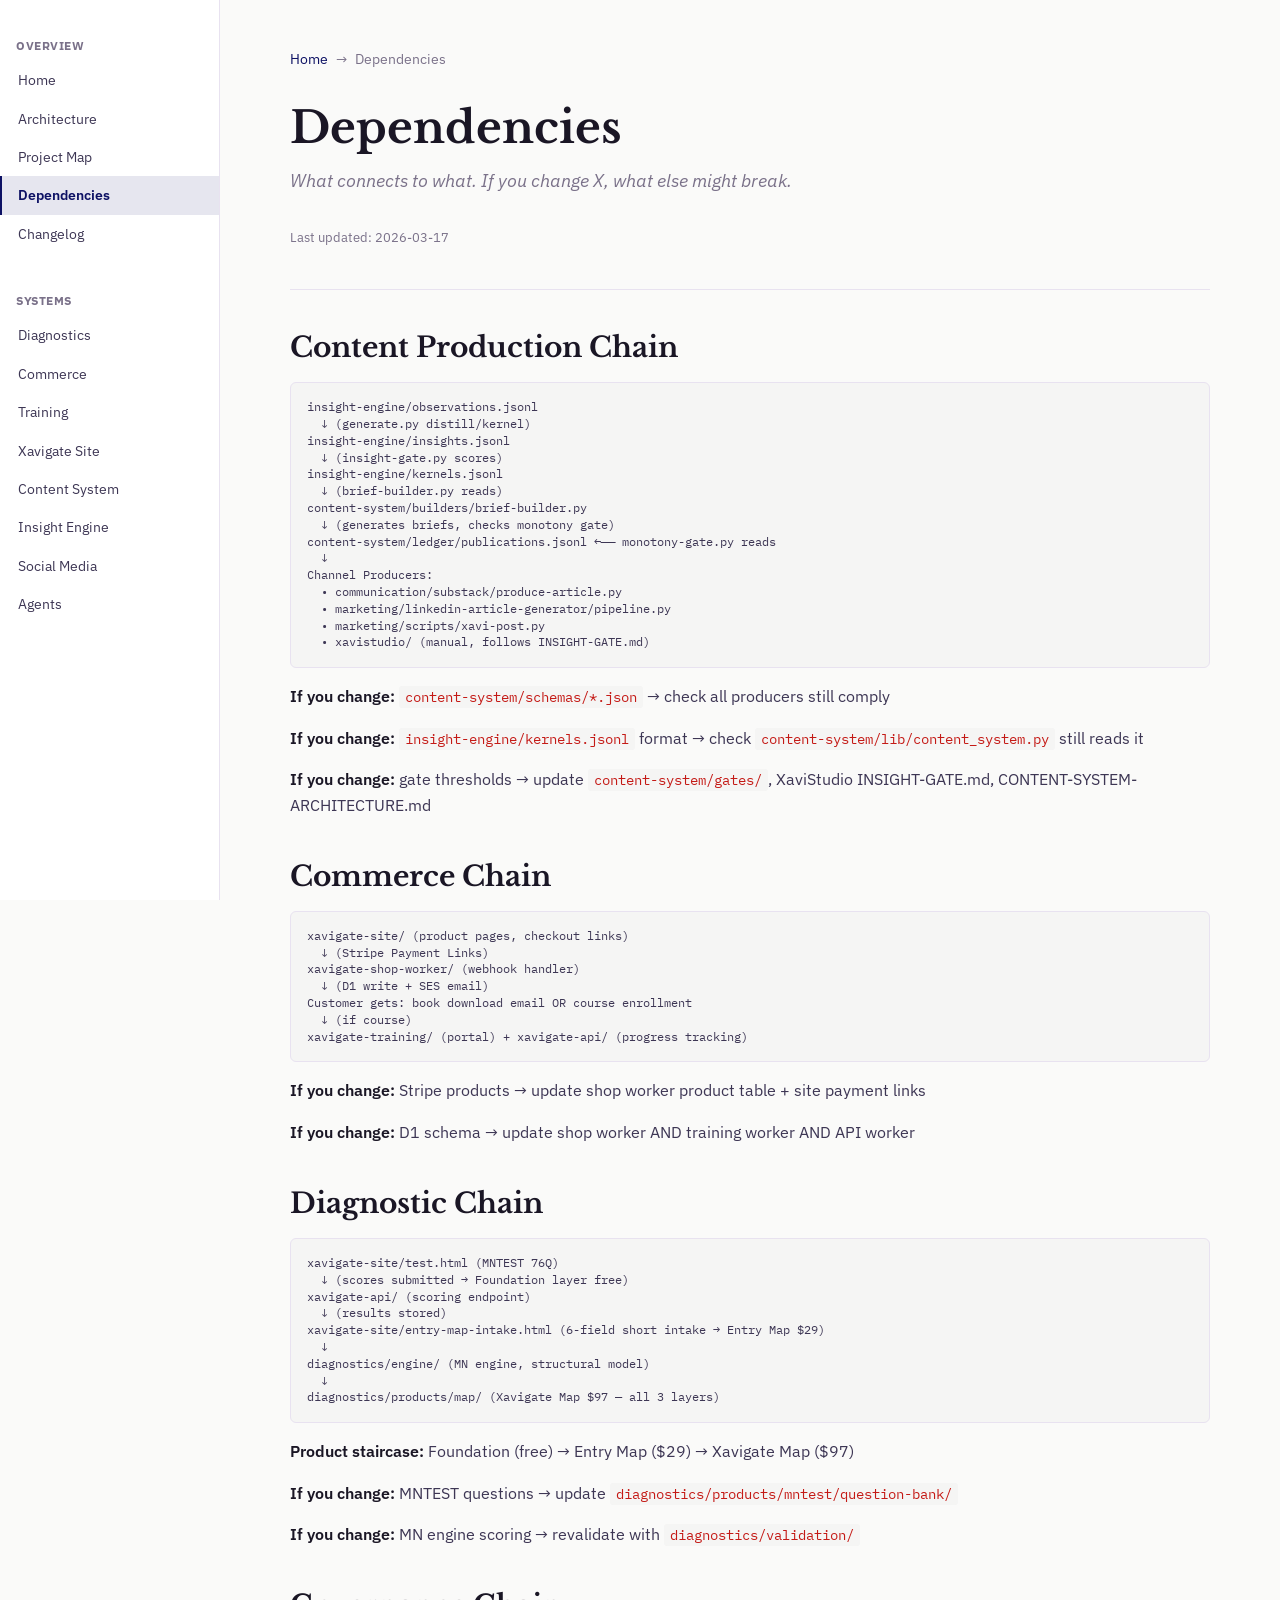
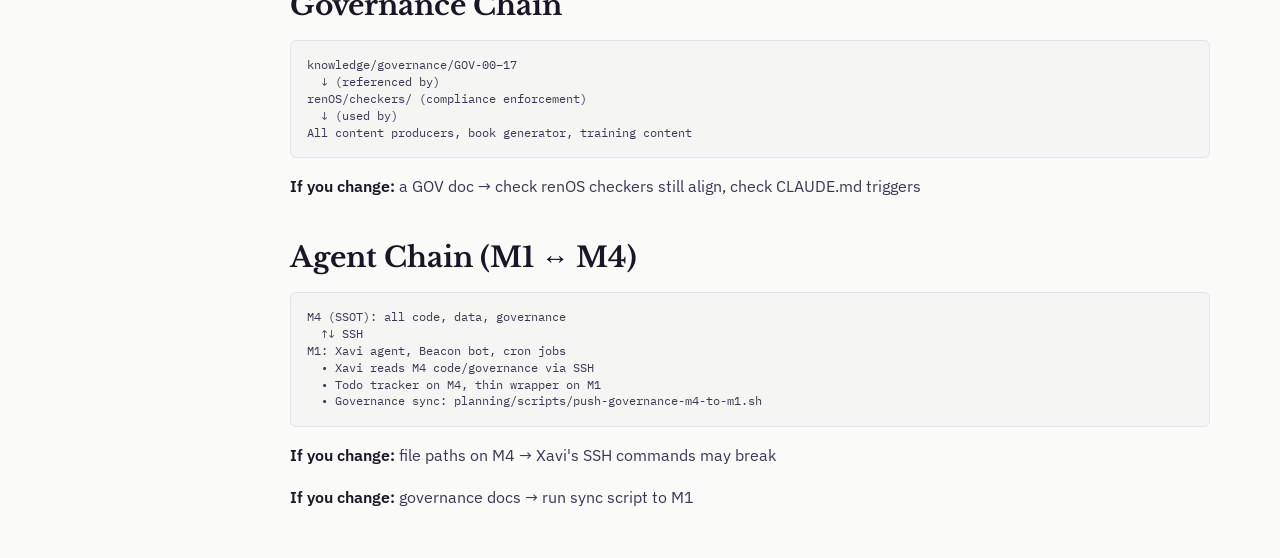
<file: site/dependencies.html>
<!DOCTYPE html>
<html lang="en">
<head>
  <meta charset="UTF-8">
  <meta name="viewport" content="width=device-width, initial-scale=1.0">
  <meta name="robots" content="noindex, nofollow">
  <title>Dependencies</title>
  <link href="https://fonts.googleapis.com/css2?family=Libre+Baskerville:wght@400;700&family=IBM+Plex+Sans:wght@300;400;500;600;700&family=IBM+Plex+Mono:wght@400;500&display=swap" rel="stylesheet">
  <link rel="stylesheet" href="docs.css">
</head>
<body>
  <div class="docs-layout">
    <nav class="docs-sidebar">
      <div class="docs-nav">
        <div class="docs-nav-section">
          <div class="docs-nav-section-title">Overview</div>
          <a href="index.html">Home</a>
          <a href="architecture.html">Architecture</a>
          <a href="project-map.html">Project Map</a>
          <a href="dependencies.html" class="active">Dependencies</a>
          <a href="changelog.html">Changelog</a>
        </div>

        <div class="docs-nav-section">
          <div class="docs-nav-section-title">Systems</div>
          <a href="diagnostics.html">Diagnostics</a>
          <a href="commerce.html">Commerce</a>
          <a href="training.html">Training</a>
          <a href="xavigate-site.html">Xavigate Site</a>
          <a href="content-system.html">Content System</a>
          <a href="insight-engine.html">Insight Engine</a>
          <a href="social-media.html">Social Media</a>
          <a href="agents.html">Agents</a>
        </div>
      </div>
    </nav>

    <main class="docs-content">
      <div class="docs-breadcrumb">
        <a href="index.html">Home</a>
        <span>→</span>
        <span>Dependencies</span>
      </div>

      <h1>Dependencies</h1>
      <p class="subtitle">What connects to what. If you change X, what else might break.</p>
      <p class="updated">Last updated: 2026-03-17</p>

      <hr>

      <h2>Content Production Chain</h2>

      <pre class="docs-diagram">insight-engine/observations.jsonl
  ↓ (generate.py distill/kernel)
insight-engine/insights.jsonl
  ↓ (insight-gate.py scores)
insight-engine/kernels.jsonl
  ↓ (brief-builder.py reads)
content-system/builders/brief-builder.py
  ↓ (generates briefs, checks monotony gate)
content-system/ledger/publications.jsonl ←── monotony-gate.py reads
  ↓
Channel Producers:
  • communication/substack/produce-article.py
  • marketing/linkedin-article-generator/pipeline.py
  • marketing/scripts/xavi-post.py
  • xavistudio/ (manual, follows INSIGHT-GATE.md)</pre>

      <p><strong>If you change:</strong> <code>content-system/schemas/*.json</code> → check all producers still comply</p>
      <p><strong>If you change:</strong> <code>insight-engine/kernels.jsonl</code> format → check <code>content-system/lib/content_system.py</code> still reads it</p>
      <p><strong>If you change:</strong> gate thresholds → update <code>content-system/gates/</code>, XaviStudio INSIGHT-GATE.md, CONTENT-SYSTEM-ARCHITECTURE.md</p>

      <h2>Commerce Chain</h2>

      <pre class="docs-diagram">xavigate-site/ (product pages, checkout links)
  ↓ (Stripe Payment Links)
xavigate-shop-worker/ (webhook handler)
  ↓ (D1 write + SES email)
Customer gets: book download email OR course enrollment
  ↓ (if course)
xavigate-training/ (portal) + xavigate-api/ (progress tracking)</pre>

      <p><strong>If you change:</strong> Stripe products → update shop worker product table + site payment links</p>
      <p><strong>If you change:</strong> D1 schema → update shop worker AND training worker AND API worker</p>

      <h2>Diagnostic Chain</h2>

      <pre class="docs-diagram">xavigate-site/test.html (MNTEST 76Q)
  ↓ (scores submitted → Foundation layer free)
xavigate-api/ (scoring endpoint)
  ↓ (results stored)
xavigate-site/entry-map-intake.html (6-field short intake → Entry Map $29)
  ↓
diagnostics/engine/ (MN engine, structural model)
  ↓
diagnostics/products/map/ (Xavigate Map $97 — all 3 layers)</pre>

      <p><strong>Product staircase:</strong> Foundation (free) → Entry Map ($29) → Xavigate Map ($97)</p>
      <p><strong>If you change:</strong> MNTEST questions → update <code>diagnostics/products/mntest/question-bank/</code></p>
      <p><strong>If you change:</strong> MN engine scoring → revalidate with <code>diagnostics/validation/</code></p>

      <h2>Governance Chain</h2>

      <pre class="docs-diagram">knowledge/governance/GOV-00–17
  ↓ (referenced by)
renOS/checkers/ (compliance enforcement)
  ↓ (used by)
All content producers, book generator, training content</pre>

      <p><strong>If you change:</strong> a GOV doc → check renOS checkers still align, check CLAUDE.md triggers</p>

      <h2>Agent Chain (M1 ↔ M4)</h2>

      <pre class="docs-diagram">M4 (SSOT): all code, data, governance
  ↑↓ SSH
M1: Xavi agent, Beacon bot, cron jobs
  • Xavi reads M4 code/governance via SSH
  • Todo tracker on M4, thin wrapper on M1
  • Governance sync: planning/scripts/push-governance-m4-to-m1.sh</pre>

      <p><strong>If you change:</strong> file paths on M4 → Xavi's SSH commands may break</p>
      <p><strong>If you change:</strong> governance docs → run sync script to M1</p>
    </main>
  </div>
</body>
</html>
</file>
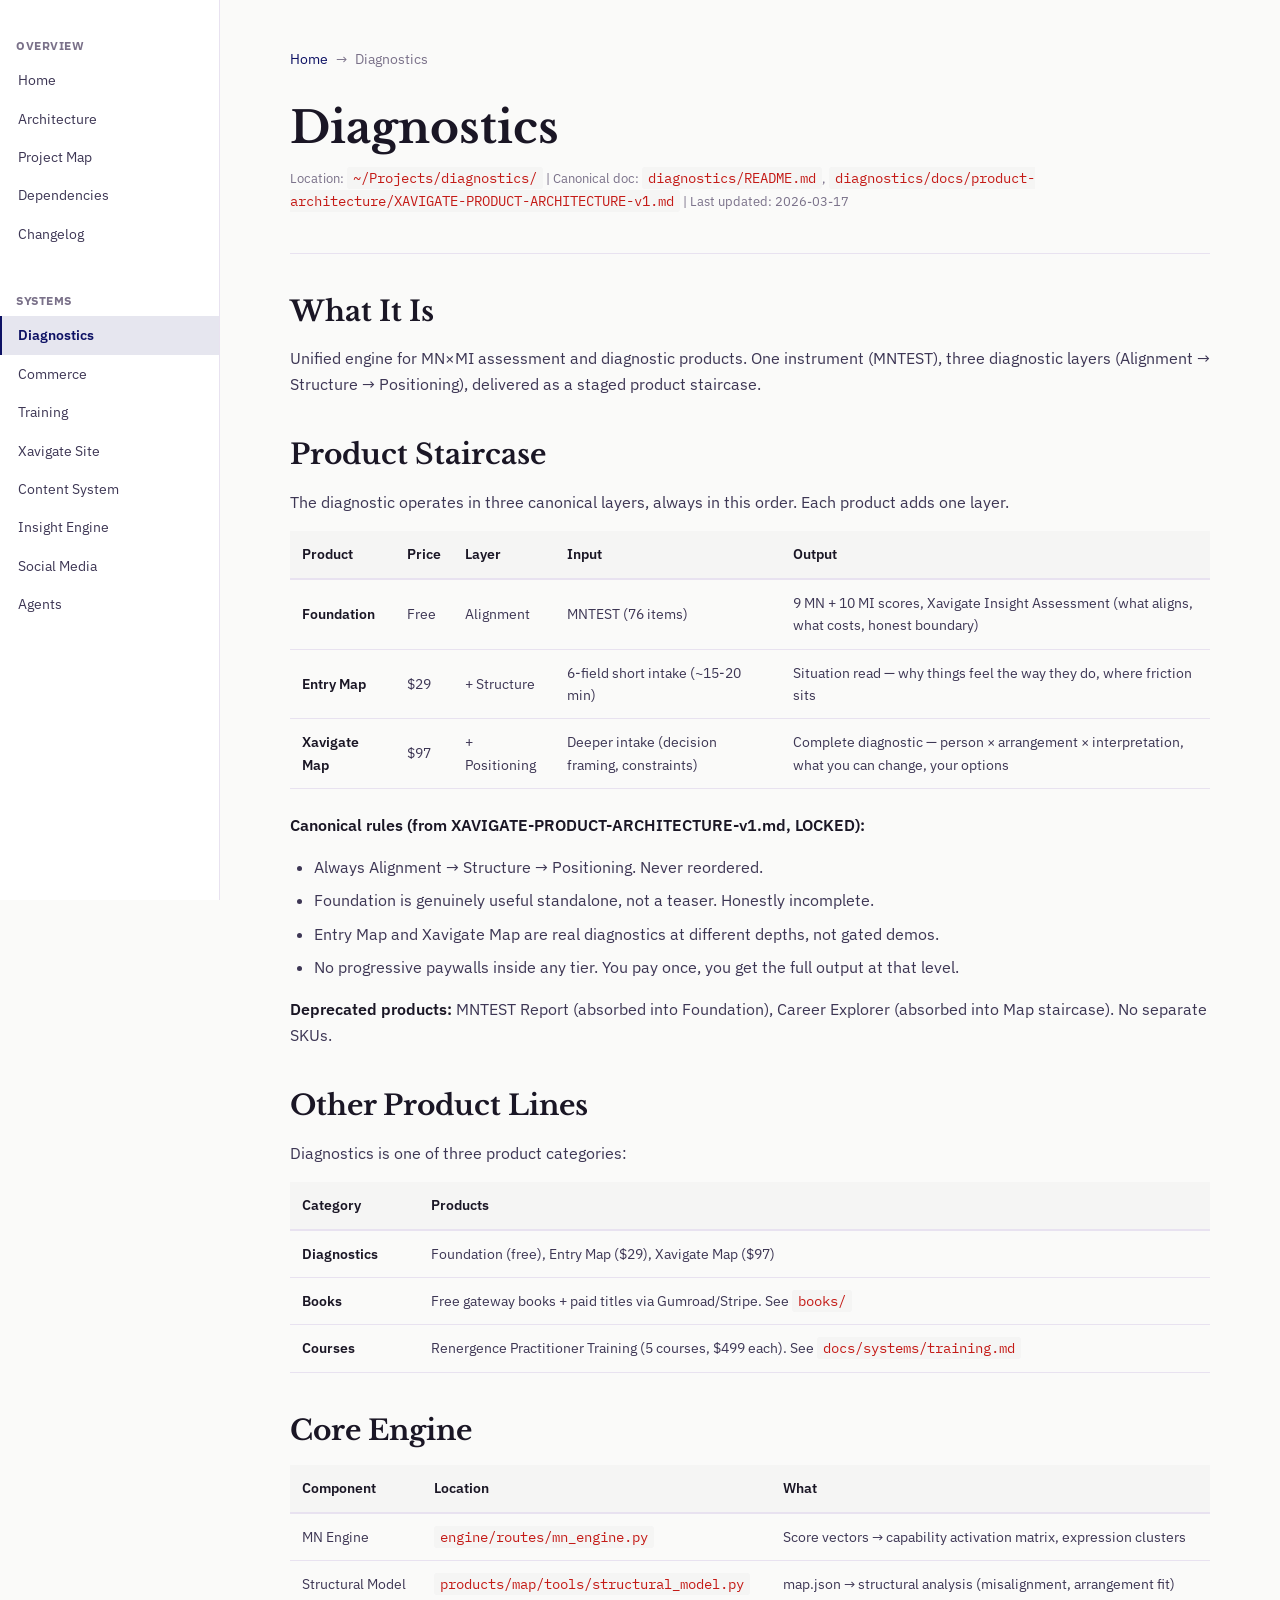
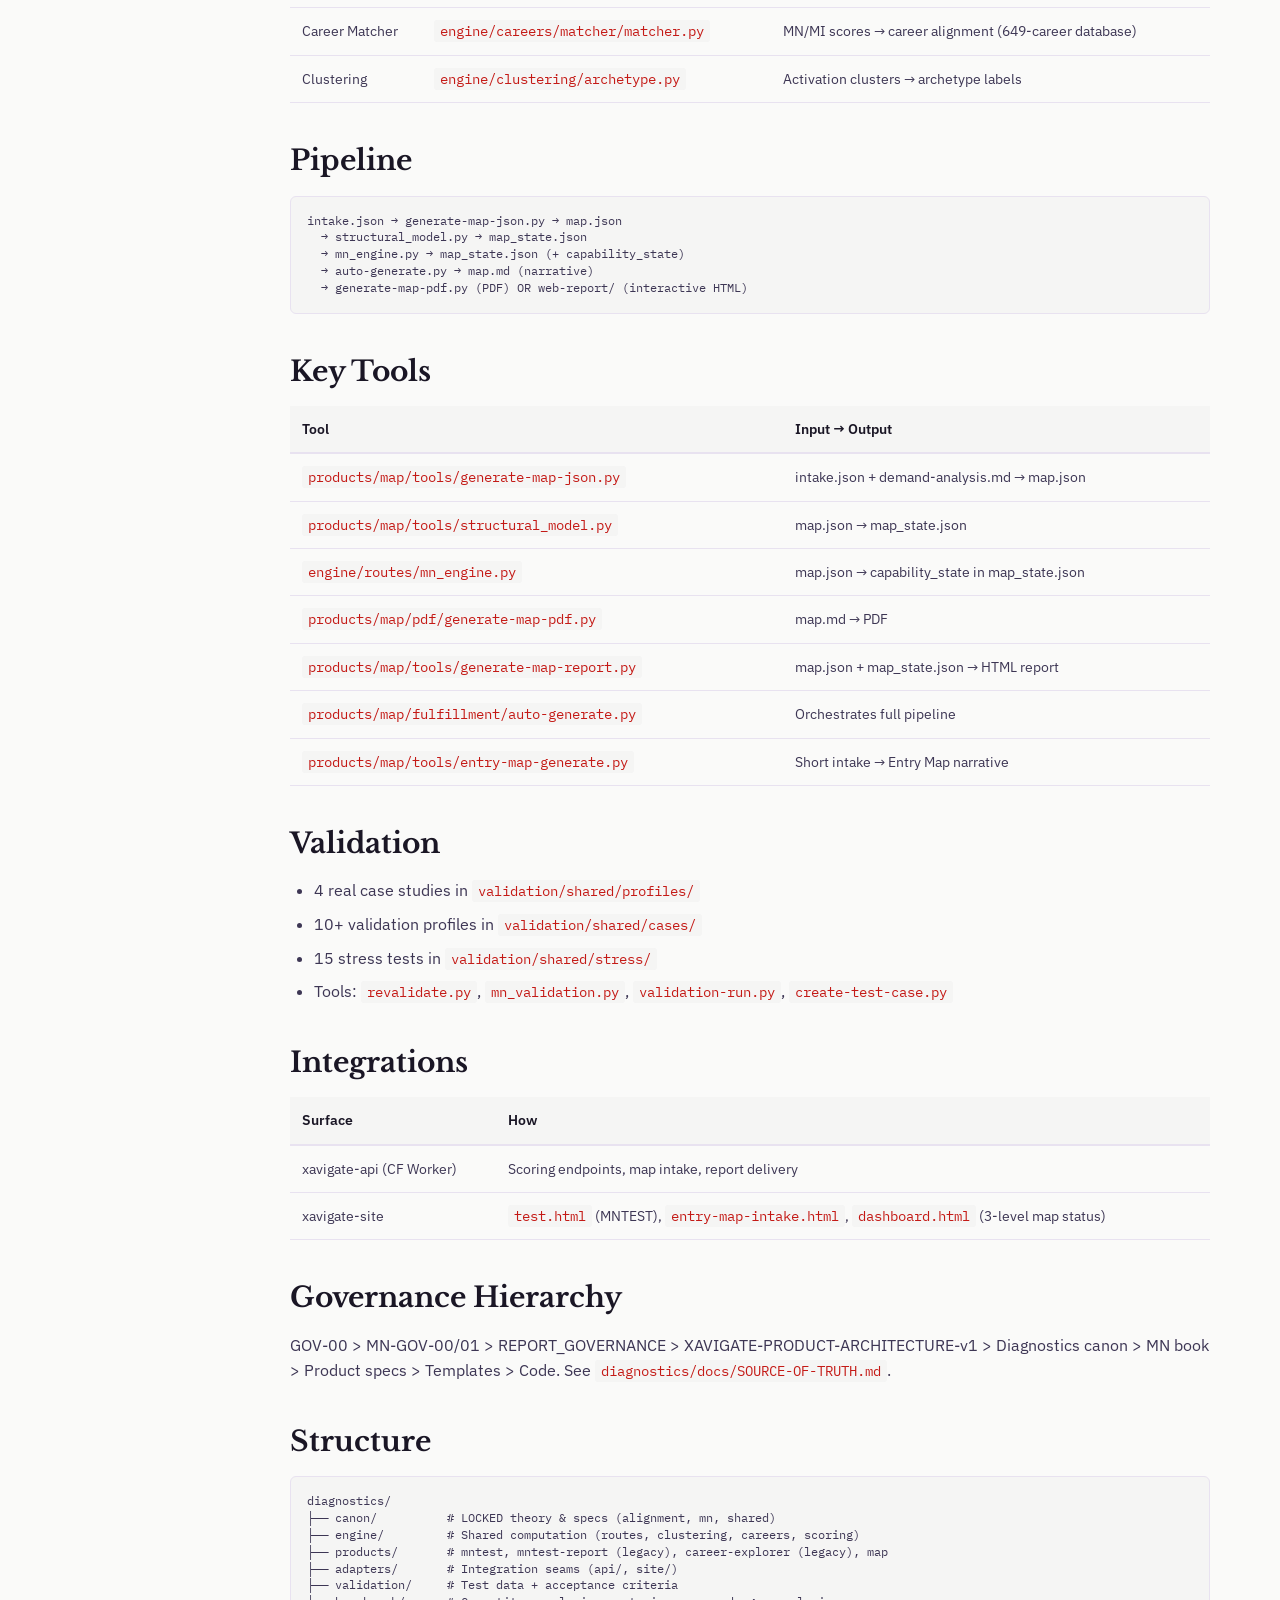
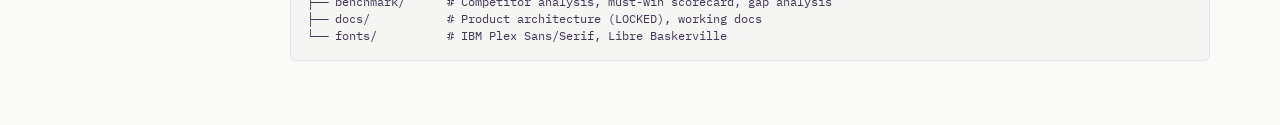
<file: site/diagnostics.html>
<!DOCTYPE html>
<html lang="en">
<head>
  <meta charset="UTF-8">
  <meta name="viewport" content="width=device-width, initial-scale=1.0">
  <meta name="robots" content="noindex, nofollow">
  <title>Diagnostics</title>
  <link href="https://fonts.googleapis.com/css2?family=Libre+Baskerville:wght@400;700&family=IBM+Plex+Sans:wght@300;400;500;600;700&family=IBM+Plex+Mono:wght@400;500&display=swap" rel="stylesheet">
  <link rel="stylesheet" href="docs.css">
</head>
<body>
  <div class="docs-layout">
    <nav class="docs-sidebar">
      <div class="docs-nav">
        <div class="docs-nav-section">
          <div class="docs-nav-section-title">Overview</div>
          <a href="index.html">Home</a>
          <a href="architecture.html">Architecture</a>
          <a href="project-map.html">Project Map</a>
          <a href="dependencies.html">Dependencies</a>
          <a href="changelog.html">Changelog</a>
        </div>

        <div class="docs-nav-section">
          <div class="docs-nav-section-title">Systems</div>
          <a href="diagnostics.html" class="active">Diagnostics</a>
          <a href="commerce.html">Commerce</a>
          <a href="training.html">Training</a>
          <a href="xavigate-site.html">Xavigate Site</a>
          <a href="content-system.html">Content System</a>
          <a href="insight-engine.html">Insight Engine</a>
          <a href="social-media.html">Social Media</a>
          <a href="agents.html">Agents</a>
        </div>
      </div>
    </nav>

    <main class="docs-content">
      <div class="docs-breadcrumb">
        <a href="index.html">Home</a>
        <span>→</span>
        <span>Diagnostics</span>
      </div>

      <h1>Diagnostics</h1>
      <p class="updated">Location: <code>~/Projects/diagnostics/</code> | Canonical doc: <code>diagnostics/README.md</code>, <code>diagnostics/docs/product-architecture/XAVIGATE-PRODUCT-ARCHITECTURE-v1.md</code> | Last updated: 2026-03-17</p>

      <hr>

      <h2>What It Is</h2>

      <p>Unified engine for MN×MI assessment and diagnostic products. One instrument (MNTEST), three diagnostic layers (Alignment → Structure → Positioning), delivered as a staged product staircase.</p>

      <h2>Product Staircase</h2>

      <p>The diagnostic operates in three canonical layers, always in this order. Each product adds one layer.</p>

      <table>
        <thead>
          <tr>
            <th>Product</th>
            <th>Price</th>
            <th>Layer</th>
            <th>Input</th>
            <th>Output</th>
          </tr>
        </thead>
        <tbody>
          <tr>
            <td><strong>Foundation</strong></td>
            <td>Free</td>
            <td>Alignment</td>
            <td>MNTEST (76 items)</td>
            <td>9 MN + 10 MI scores, Xavigate Insight Assessment (what aligns, what costs, honest boundary)</td>
          </tr>
          <tr>
            <td><strong>Entry Map</strong></td>
            <td>$29</td>
            <td>+ Structure</td>
            <td>6-field short intake (~15-20 min)</td>
            <td>Situation read — why things feel the way they do, where friction sits</td>
          </tr>
          <tr>
            <td><strong>Xavigate Map</strong></td>
            <td>$97</td>
            <td>+ Positioning</td>
            <td>Deeper intake (decision framing, constraints)</td>
            <td>Complete diagnostic — person × arrangement × interpretation, what you can change, your options</td>
          </tr>
        </tbody>
      </table>

      <p><strong>Canonical rules (from XAVIGATE-PRODUCT-ARCHITECTURE-v1.md, LOCKED):</strong></p>
      <ul>
        <li>Always Alignment → Structure → Positioning. Never reordered.</li>
        <li>Foundation is genuinely useful standalone, not a teaser. Honestly incomplete.</li>
        <li>Entry Map and Xavigate Map are real diagnostics at different depths, not gated demos.</li>
        <li>No progressive paywalls inside any tier. You pay once, you get the full output at that level.</li>
      </ul>

      <p><strong>Deprecated products:</strong> MNTEST Report (absorbed into Foundation), Career Explorer (absorbed into Map staircase). No separate SKUs.</p>

      <h2>Other Product Lines</h2>

      <p>Diagnostics is one of three product categories:</p>

      <table>
        <thead>
          <tr>
            <th>Category</th>
            <th>Products</th>
          </tr>
        </thead>
        <tbody>
          <tr>
            <td><strong>Diagnostics</strong></td>
            <td>Foundation (free), Entry Map ($29), Xavigate Map ($97)</td>
          </tr>
          <tr>
            <td><strong>Books</strong></td>
            <td>Free gateway books + paid titles via Gumroad/Stripe. See <code>books/</code></td>
          </tr>
          <tr>
            <td><strong>Courses</strong></td>
            <td>Renergence Practitioner Training (5 courses, $499 each). See <code>docs/systems/training.md</code></td>
          </tr>
        </tbody>
      </table>

      <h2>Core Engine</h2>

      <table>
        <thead>
          <tr>
            <th>Component</th>
            <th>Location</th>
            <th>What</th>
          </tr>
        </thead>
        <tbody>
          <tr>
            <td>MN Engine</td>
            <td><code>engine/routes/mn_engine.py</code></td>
            <td>Score vectors → capability activation matrix, expression clusters</td>
          </tr>
          <tr>
            <td>Structural Model</td>
            <td><code>products/map/tools/structural_model.py</code></td>
            <td>map.json → structural analysis (misalignment, arrangement fit)</td>
          </tr>
          <tr>
            <td>Career Matcher</td>
            <td><code>engine/careers/matcher/matcher.py</code></td>
            <td>MN/MI scores → career alignment (649-career database)</td>
          </tr>
          <tr>
            <td>Clustering</td>
            <td><code>engine/clustering/archetype.py</code></td>
            <td>Activation clusters → archetype labels</td>
          </tr>
        </tbody>
      </table>

      <h2>Pipeline</h2>

      <pre class="docs-diagram">intake.json → generate-map-json.py → map.json
  → structural_model.py → map_state.json
  → mn_engine.py → map_state.json (+ capability_state)
  → auto-generate.py → map.md (narrative)
  → generate-map-pdf.py (PDF) OR web-report/ (interactive HTML)</pre>

      <h2>Key Tools</h2>

      <table>
        <thead>
          <tr>
            <th>Tool</th>
            <th>Input → Output</th>
          </tr>
        </thead>
        <tbody>
          <tr>
            <td><code>products/map/tools/generate-map-json.py</code></td>
            <td>intake.json + demand-analysis.md → map.json</td>
          </tr>
          <tr>
            <td><code>products/map/tools/structural_model.py</code></td>
            <td>map.json → map_state.json</td>
          </tr>
          <tr>
            <td><code>engine/routes/mn_engine.py</code></td>
            <td>map.json → capability_state in map_state.json</td>
          </tr>
          <tr>
            <td><code>products/map/pdf/generate-map-pdf.py</code></td>
            <td>map.md → PDF</td>
          </tr>
          <tr>
            <td><code>products/map/tools/generate-map-report.py</code></td>
            <td>map.json + map_state.json → HTML report</td>
          </tr>
          <tr>
            <td><code>products/map/fulfillment/auto-generate.py</code></td>
            <td>Orchestrates full pipeline</td>
          </tr>
          <tr>
            <td><code>products/map/tools/entry-map-generate.py</code></td>
            <td>Short intake → Entry Map narrative</td>
          </tr>
        </tbody>
      </table>

      <h2>Validation</h2>

      <ul>
        <li>4 real case studies in <code>validation/shared/profiles/</code></li>
        <li>10+ validation profiles in <code>validation/shared/cases/</code></li>
        <li>15 stress tests in <code>validation/shared/stress/</code></li>
        <li>Tools: <code>revalidate.py</code>, <code>mn_validation.py</code>, <code>validation-run.py</code>, <code>create-test-case.py</code></li>
      </ul>

      <h2>Integrations</h2>

      <table>
        <thead>
          <tr>
            <th>Surface</th>
            <th>How</th>
          </tr>
        </thead>
        <tbody>
          <tr>
            <td>xavigate-api (CF Worker)</td>
            <td>Scoring endpoints, map intake, report delivery</td>
          </tr>
          <tr>
            <td>xavigate-site</td>
            <td><code>test.html</code> (MNTEST), <code>entry-map-intake.html</code>, <code>dashboard.html</code> (3-level map status)</td>
          </tr>
        </tbody>
      </table>

      <h2>Governance Hierarchy</h2>

      <p>GOV-00 > MN-GOV-00/01 > REPORT_GOVERNANCE > XAVIGATE-PRODUCT-ARCHITECTURE-v1 > Diagnostics canon > MN book > Product specs > Templates > Code. See <code>diagnostics/docs/SOURCE-OF-TRUTH.md</code>.</p>

      <h2>Structure</h2>

      <pre class="docs-diagram">diagnostics/
├── canon/          # LOCKED theory & specs (alignment, mn, shared)
├── engine/         # Shared computation (routes, clustering, careers, scoring)
├── products/       # mntest, mntest-report (legacy), career-explorer (legacy), map
├── adapters/       # Integration seams (api/, site/)
├── validation/     # Test data + acceptance criteria
├── benchmark/      # Competitor analysis, must-win scorecard, gap analysis
├── docs/           # Product architecture (LOCKED), working docs
└── fonts/          # IBM Plex Sans/Serif, Libre Baskerville</pre>
    </main>
  </div>
</body>
</html>
</file>
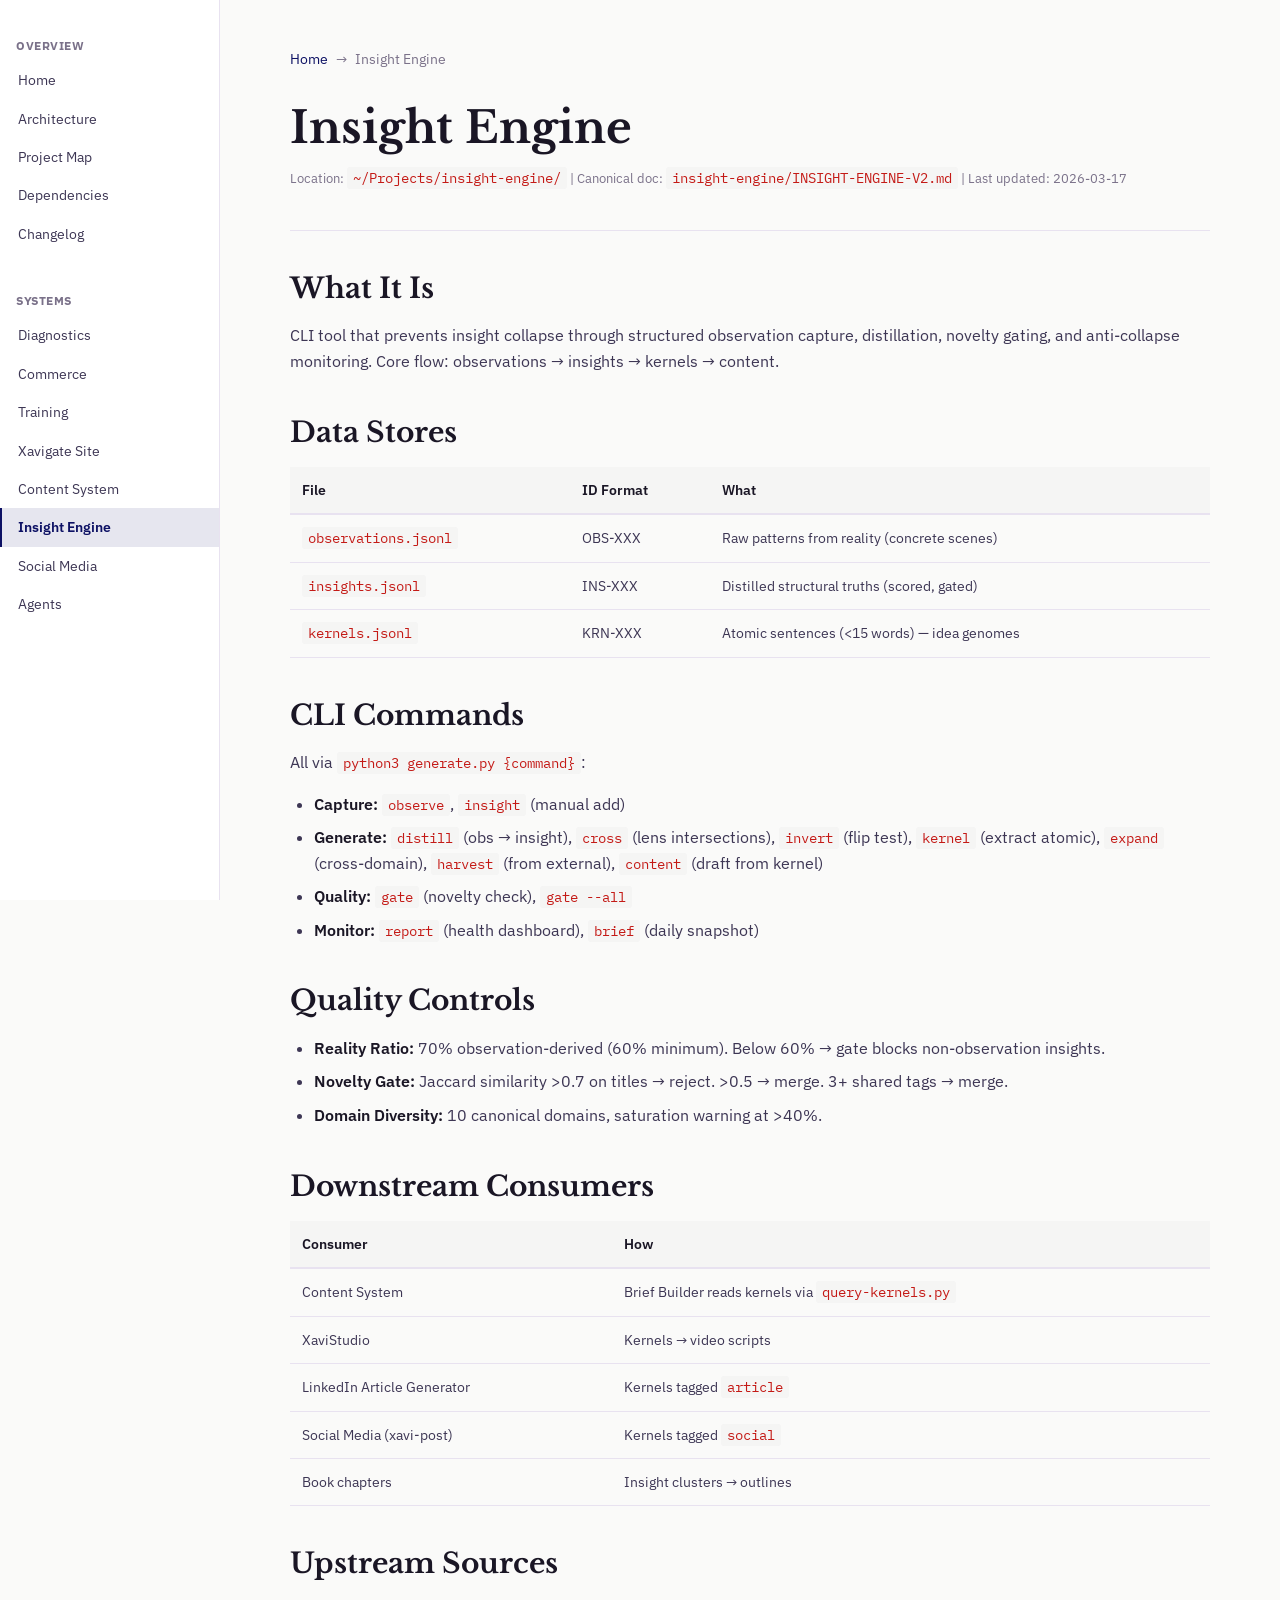
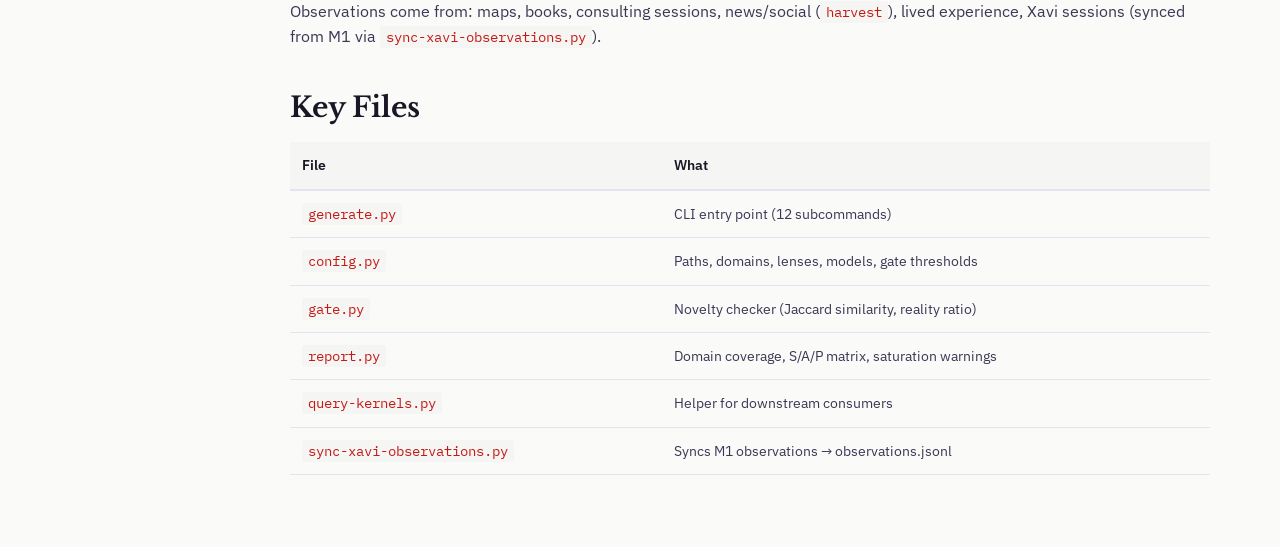
<file: site/insight-engine.html>
<!DOCTYPE html>
<html lang="en">
<head>
  <meta charset="UTF-8">
  <meta name="viewport" content="width=device-width, initial-scale=1.0">
  <meta name="robots" content="noindex, nofollow">
  <title>Insight Engine</title>
  <link href="https://fonts.googleapis.com/css2?family=Libre+Baskerville:wght@400;700&family=IBM+Plex+Sans:wght@300;400;500;600;700&family=IBM+Plex+Mono:wght@400;500&display=swap" rel="stylesheet">
  <link rel="stylesheet" href="docs.css">
</head>
<body>
  <div class="docs-layout">
    <nav class="docs-sidebar">
      <div class="docs-nav">
        <div class="docs-nav-section">
          <div class="docs-nav-section-title">Overview</div>
          <a href="index.html">Home</a>
          <a href="architecture.html">Architecture</a>
          <a href="project-map.html">Project Map</a>
          <a href="dependencies.html">Dependencies</a>
          <a href="changelog.html">Changelog</a>
        </div>

        <div class="docs-nav-section">
          <div class="docs-nav-section-title">Systems</div>
          <a href="diagnostics.html">Diagnostics</a>
          <a href="commerce.html">Commerce</a>
          <a href="training.html">Training</a>
          <a href="xavigate-site.html">Xavigate Site</a>
          <a href="content-system.html">Content System</a>
          <a href="insight-engine.html" class="active">Insight Engine</a>
          <a href="social-media.html">Social Media</a>
          <a href="agents.html">Agents</a>
        </div>
      </div>
    </nav>

    <main class="docs-content">
      <div class="docs-breadcrumb">
        <a href="index.html">Home</a>
        <span>→</span>
        <span>Insight Engine</span>
      </div>

      <h1>Insight Engine</h1>
      <p class="updated">Location: <code>~/Projects/insight-engine/</code> | Canonical doc: <code>insight-engine/INSIGHT-ENGINE-V2.md</code> | Last updated: 2026-03-17</p>

      <hr>

      <h2>What It Is</h2>

      <p>CLI tool that prevents insight collapse through structured observation capture, distillation, novelty gating, and anti-collapse monitoring. Core flow: observations → insights → kernels → content.</p>

      <h2>Data Stores</h2>

      <table>
        <thead>
          <tr>
            <th>File</th>
            <th>ID Format</th>
            <th>What</th>
          </tr>
        </thead>
        <tbody>
          <tr>
            <td><code>observations.jsonl</code></td>
            <td>OBS-XXX</td>
            <td>Raw patterns from reality (concrete scenes)</td>
          </tr>
          <tr>
            <td><code>insights.jsonl</code></td>
            <td>INS-XXX</td>
            <td>Distilled structural truths (scored, gated)</td>
          </tr>
          <tr>
            <td><code>kernels.jsonl</code></td>
            <td>KRN-XXX</td>
            <td>Atomic sentences (&lt;15 words) — idea genomes</td>
          </tr>
        </tbody>
      </table>

      <h2>CLI Commands</h2>

      <p>All via <code>python3 generate.py {command}</code>:</p>

      <ul>
        <li><strong>Capture:</strong> <code>observe</code>, <code>insight</code> (manual add)</li>
        <li><strong>Generate:</strong> <code>distill</code> (obs → insight), <code>cross</code> (lens intersections), <code>invert</code> (flip test), <code>kernel</code> (extract atomic), <code>expand</code> (cross-domain), <code>harvest</code> (from external), <code>content</code> (draft from kernel)</li>
        <li><strong>Quality:</strong> <code>gate</code> (novelty check), <code>gate --all</code></li>
        <li><strong>Monitor:</strong> <code>report</code> (health dashboard), <code>brief</code> (daily snapshot)</li>
      </ul>

      <h2>Quality Controls</h2>

      <ul>
        <li><strong>Reality Ratio:</strong> 70% observation-derived (60% minimum). Below 60% → gate blocks non-observation insights.</li>
        <li><strong>Novelty Gate:</strong> Jaccard similarity >0.7 on titles → reject. >0.5 → merge. 3+ shared tags → merge.</li>
        <li><strong>Domain Diversity:</strong> 10 canonical domains, saturation warning at >40%.</li>
      </ul>

      <h2>Downstream Consumers</h2>

      <table>
        <thead>
          <tr>
            <th>Consumer</th>
            <th>How</th>
          </tr>
        </thead>
        <tbody>
          <tr>
            <td>Content System</td>
            <td>Brief Builder reads kernels via <code>query-kernels.py</code></td>
          </tr>
          <tr>
            <td>XaviStudio</td>
            <td>Kernels → video scripts</td>
          </tr>
          <tr>
            <td>LinkedIn Article Generator</td>
            <td>Kernels tagged <code>article</code></td>
          </tr>
          <tr>
            <td>Social Media (xavi-post)</td>
            <td>Kernels tagged <code>social</code></td>
          </tr>
          <tr>
            <td>Book chapters</td>
            <td>Insight clusters → outlines</td>
          </tr>
        </tbody>
      </table>

      <h2>Upstream Sources</h2>

      <p>Observations come from: maps, books, consulting sessions, news/social (<code>harvest</code>), lived experience, Xavi sessions (synced from M1 via <code>sync-xavi-observations.py</code>).</p>

      <h2>Key Files</h2>

      <table>
        <thead>
          <tr>
            <th>File</th>
            <th>What</th>
          </tr>
        </thead>
        <tbody>
          <tr>
            <td><code>generate.py</code></td>
            <td>CLI entry point (12 subcommands)</td>
          </tr>
          <tr>
            <td><code>config.py</code></td>
            <td>Paths, domains, lenses, models, gate thresholds</td>
          </tr>
          <tr>
            <td><code>gate.py</code></td>
            <td>Novelty checker (Jaccard similarity, reality ratio)</td>
          </tr>
          <tr>
            <td><code>report.py</code></td>
            <td>Domain coverage, S/A/P matrix, saturation warnings</td>
          </tr>
          <tr>
            <td><code>query-kernels.py</code></td>
            <td>Helper for downstream consumers</td>
          </tr>
          <tr>
            <td><code>sync-xavi-observations.py</code></td>
            <td>Syncs M1 observations → observations.jsonl</td>
          </tr>
        </tbody>
      </table>
    </main>
  </div>
</body>
</html>
</file>
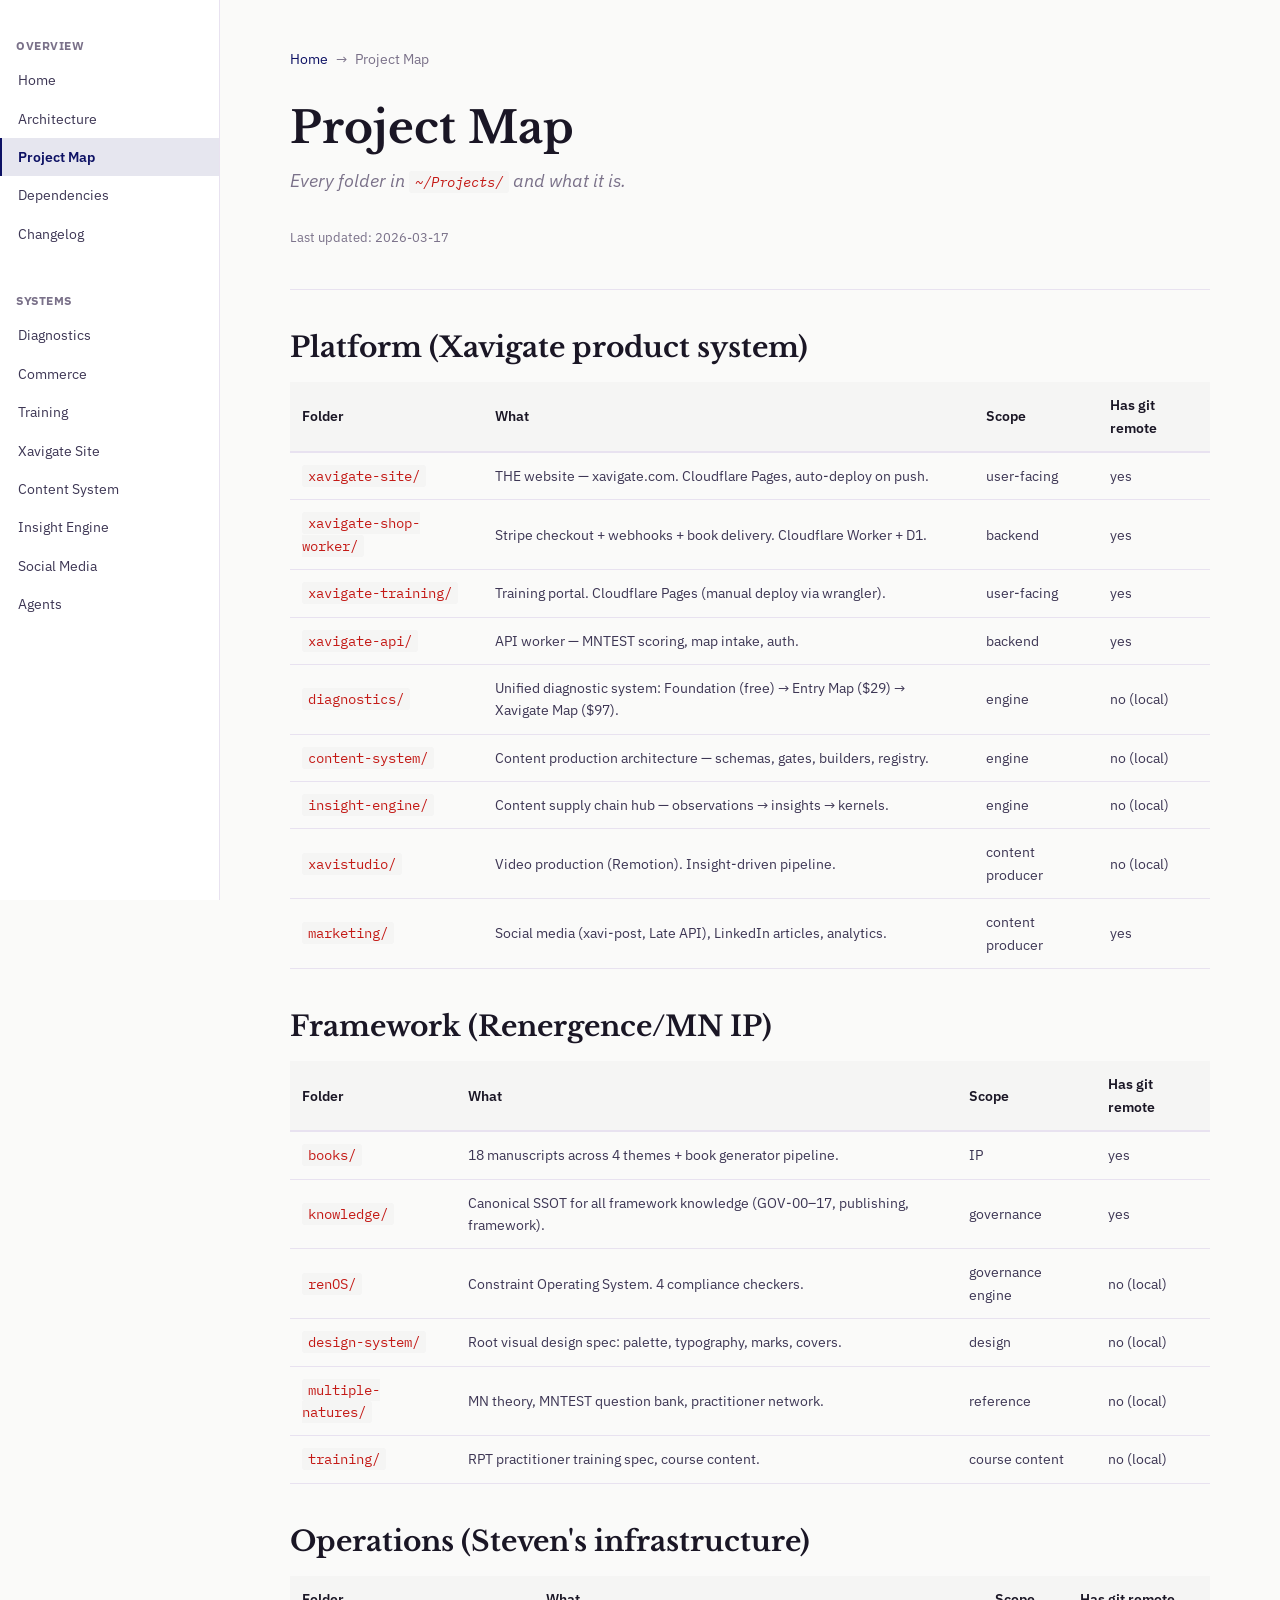
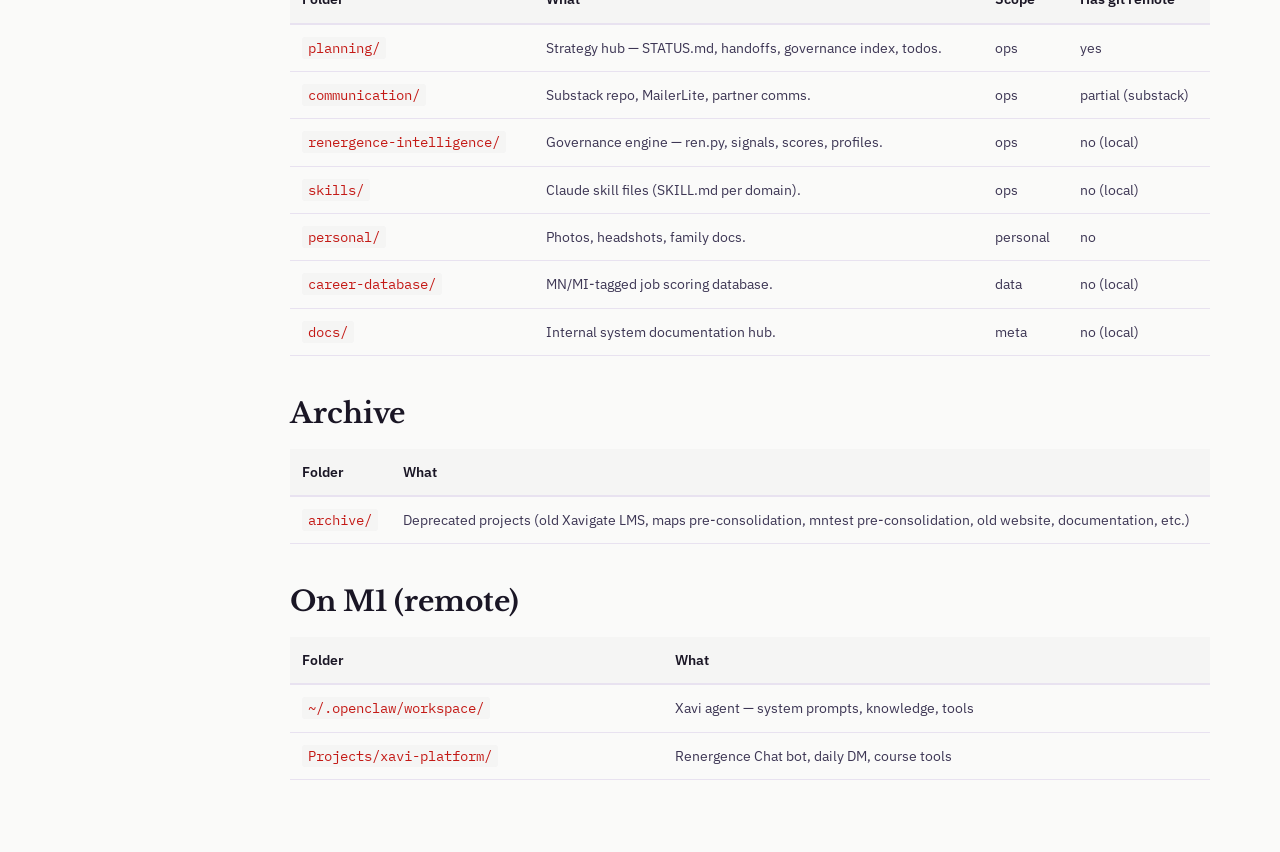
<file: site/project-map.html>
<!DOCTYPE html>
<html lang="en">
<head>
  <meta charset="UTF-8">
  <meta name="viewport" content="width=device-width, initial-scale=1.0">
  <meta name="robots" content="noindex, nofollow">
  <title>Project Map</title>
  <link href="https://fonts.googleapis.com/css2?family=Libre+Baskerville:wght@400;700&family=IBM+Plex+Sans:wght@300;400;500;600;700&family=IBM+Plex+Mono:wght@400;500&display=swap" rel="stylesheet">
  <link rel="stylesheet" href="docs.css">
</head>
<body>
  <div class="docs-layout">
    <nav class="docs-sidebar">
      <div class="docs-nav">
        <div class="docs-nav-section">
          <div class="docs-nav-section-title">Overview</div>
          <a href="index.html">Home</a>
          <a href="architecture.html">Architecture</a>
          <a href="project-map.html" class="active">Project Map</a>
          <a href="dependencies.html">Dependencies</a>
          <a href="changelog.html">Changelog</a>
        </div>

        <div class="docs-nav-section">
          <div class="docs-nav-section-title">Systems</div>
          <a href="diagnostics.html">Diagnostics</a>
          <a href="commerce.html">Commerce</a>
          <a href="training.html">Training</a>
          <a href="xavigate-site.html">Xavigate Site</a>
          <a href="content-system.html">Content System</a>
          <a href="insight-engine.html">Insight Engine</a>
          <a href="social-media.html">Social Media</a>
          <a href="agents.html">Agents</a>
        </div>
      </div>
    </nav>

    <main class="docs-content">
      <div class="docs-breadcrumb">
        <a href="index.html">Home</a>
        <span>→</span>
        <span>Project Map</span>
      </div>

      <h1>Project Map</h1>
      <p class="subtitle">Every folder in <code>~/Projects/</code> and what it is.</p>
      <p class="updated">Last updated: 2026-03-17</p>

      <hr>

      <h2>Platform (Xavigate product system)</h2>

      <table>
        <thead>
          <tr>
            <th>Folder</th>
            <th>What</th>
            <th>Scope</th>
            <th>Has git remote</th>
          </tr>
        </thead>
        <tbody>
          <tr>
            <td><code>xavigate-site/</code></td>
            <td>THE website — xavigate.com. Cloudflare Pages, auto-deploy on push.</td>
            <td>user-facing</td>
            <td>yes</td>
          </tr>
          <tr>
            <td><code>xavigate-shop-worker/</code></td>
            <td>Stripe checkout + webhooks + book delivery. Cloudflare Worker + D1.</td>
            <td>backend</td>
            <td>yes</td>
          </tr>
          <tr>
            <td><code>xavigate-training/</code></td>
            <td>Training portal. Cloudflare Pages (manual deploy via wrangler).</td>
            <td>user-facing</td>
            <td>yes</td>
          </tr>
          <tr>
            <td><code>xavigate-api/</code></td>
            <td>API worker — MNTEST scoring, map intake, auth.</td>
            <td>backend</td>
            <td>yes</td>
          </tr>
          <tr>
            <td><code>diagnostics/</code></td>
            <td>Unified diagnostic system: Foundation (free) → Entry Map ($29) → Xavigate Map ($97).</td>
            <td>engine</td>
            <td>no (local)</td>
          </tr>
          <tr>
            <td><code>content-system/</code></td>
            <td>Content production architecture — schemas, gates, builders, registry.</td>
            <td>engine</td>
            <td>no (local)</td>
          </tr>
          <tr>
            <td><code>insight-engine/</code></td>
            <td>Content supply chain hub — observations → insights → kernels.</td>
            <td>engine</td>
            <td>no (local)</td>
          </tr>
          <tr>
            <td><code>xavistudio/</code></td>
            <td>Video production (Remotion). Insight-driven pipeline.</td>
            <td>content producer</td>
            <td>no (local)</td>
          </tr>
          <tr>
            <td><code>marketing/</code></td>
            <td>Social media (xavi-post, Late API), LinkedIn articles, analytics.</td>
            <td>content producer</td>
            <td>yes</td>
          </tr>
        </tbody>
      </table>

      <h2>Framework (Renergence/MN IP)</h2>

      <table>
        <thead>
          <tr>
            <th>Folder</th>
            <th>What</th>
            <th>Scope</th>
            <th>Has git remote</th>
          </tr>
        </thead>
        <tbody>
          <tr>
            <td><code>books/</code></td>
            <td>18 manuscripts across 4 themes + book generator pipeline.</td>
            <td>IP</td>
            <td>yes</td>
          </tr>
          <tr>
            <td><code>knowledge/</code></td>
            <td>Canonical SSOT for all framework knowledge (GOV-00–17, publishing, framework).</td>
            <td>governance</td>
            <td>yes</td>
          </tr>
          <tr>
            <td><code>renOS/</code></td>
            <td>Constraint Operating System. 4 compliance checkers.</td>
            <td>governance engine</td>
            <td>no (local)</td>
          </tr>
          <tr>
            <td><code>design-system/</code></td>
            <td>Root visual design spec: palette, typography, marks, covers.</td>
            <td>design</td>
            <td>no (local)</td>
          </tr>
          <tr>
            <td><code>multiple-natures/</code></td>
            <td>MN theory, MNTEST question bank, practitioner network.</td>
            <td>reference</td>
            <td>no (local)</td>
          </tr>
          <tr>
            <td><code>training/</code></td>
            <td>RPT practitioner training spec, course content.</td>
            <td>course content</td>
            <td>no (local)</td>
          </tr>
        </tbody>
      </table>

      <h2>Operations (Steven's infrastructure)</h2>

      <table>
        <thead>
          <tr>
            <th>Folder</th>
            <th>What</th>
            <th>Scope</th>
            <th>Has git remote</th>
          </tr>
        </thead>
        <tbody>
          <tr>
            <td><code>planning/</code></td>
            <td>Strategy hub — STATUS.md, handoffs, governance index, todos.</td>
            <td>ops</td>
            <td>yes</td>
          </tr>
          <tr>
            <td><code>communication/</code></td>
            <td>Substack repo, MailerLite, partner comms.</td>
            <td>ops</td>
            <td>partial (substack)</td>
          </tr>
          <tr>
            <td><code>renergence-intelligence/</code></td>
            <td>Governance engine — ren.py, signals, scores, profiles.</td>
            <td>ops</td>
            <td>no (local)</td>
          </tr>
          <tr>
            <td><code>skills/</code></td>
            <td>Claude skill files (SKILL.md per domain).</td>
            <td>ops</td>
            <td>no (local)</td>
          </tr>
          <tr>
            <td><code>personal/</code></td>
            <td>Photos, headshots, family docs.</td>
            <td>personal</td>
            <td>no</td>
          </tr>
          <tr>
            <td><code>career-database/</code></td>
            <td>MN/MI-tagged job scoring database.</td>
            <td>data</td>
            <td>no (local)</td>
          </tr>
          <tr>
            <td><code>docs/</code></td>
            <td>Internal system documentation hub.</td>
            <td>meta</td>
            <td>no (local)</td>
          </tr>
        </tbody>
      </table>

      <h2>Archive</h2>

      <table>
        <thead>
          <tr>
            <th>Folder</th>
            <th>What</th>
          </tr>
        </thead>
        <tbody>
          <tr>
            <td><code>archive/</code></td>
            <td>Deprecated projects (old Xavigate LMS, maps pre-consolidation, mntest pre-consolidation, old website, documentation, etc.)</td>
          </tr>
        </tbody>
      </table>

      <h2>On M1 (remote)</h2>

      <table>
        <thead>
          <tr>
            <th>Folder</th>
            <th>What</th>
          </tr>
        </thead>
        <tbody>
          <tr>
            <td><code>~/.openclaw/workspace/</code></td>
            <td>Xavi agent — system prompts, knowledge, tools</td>
          </tr>
          <tr>
            <td><code>Projects/xavi-platform/</code></td>
            <td>Renergence Chat bot, daily DM, course tools</td>
          </tr>
        </tbody>
      </table>
    </main>
  </div>
</body>
</html>
</file>
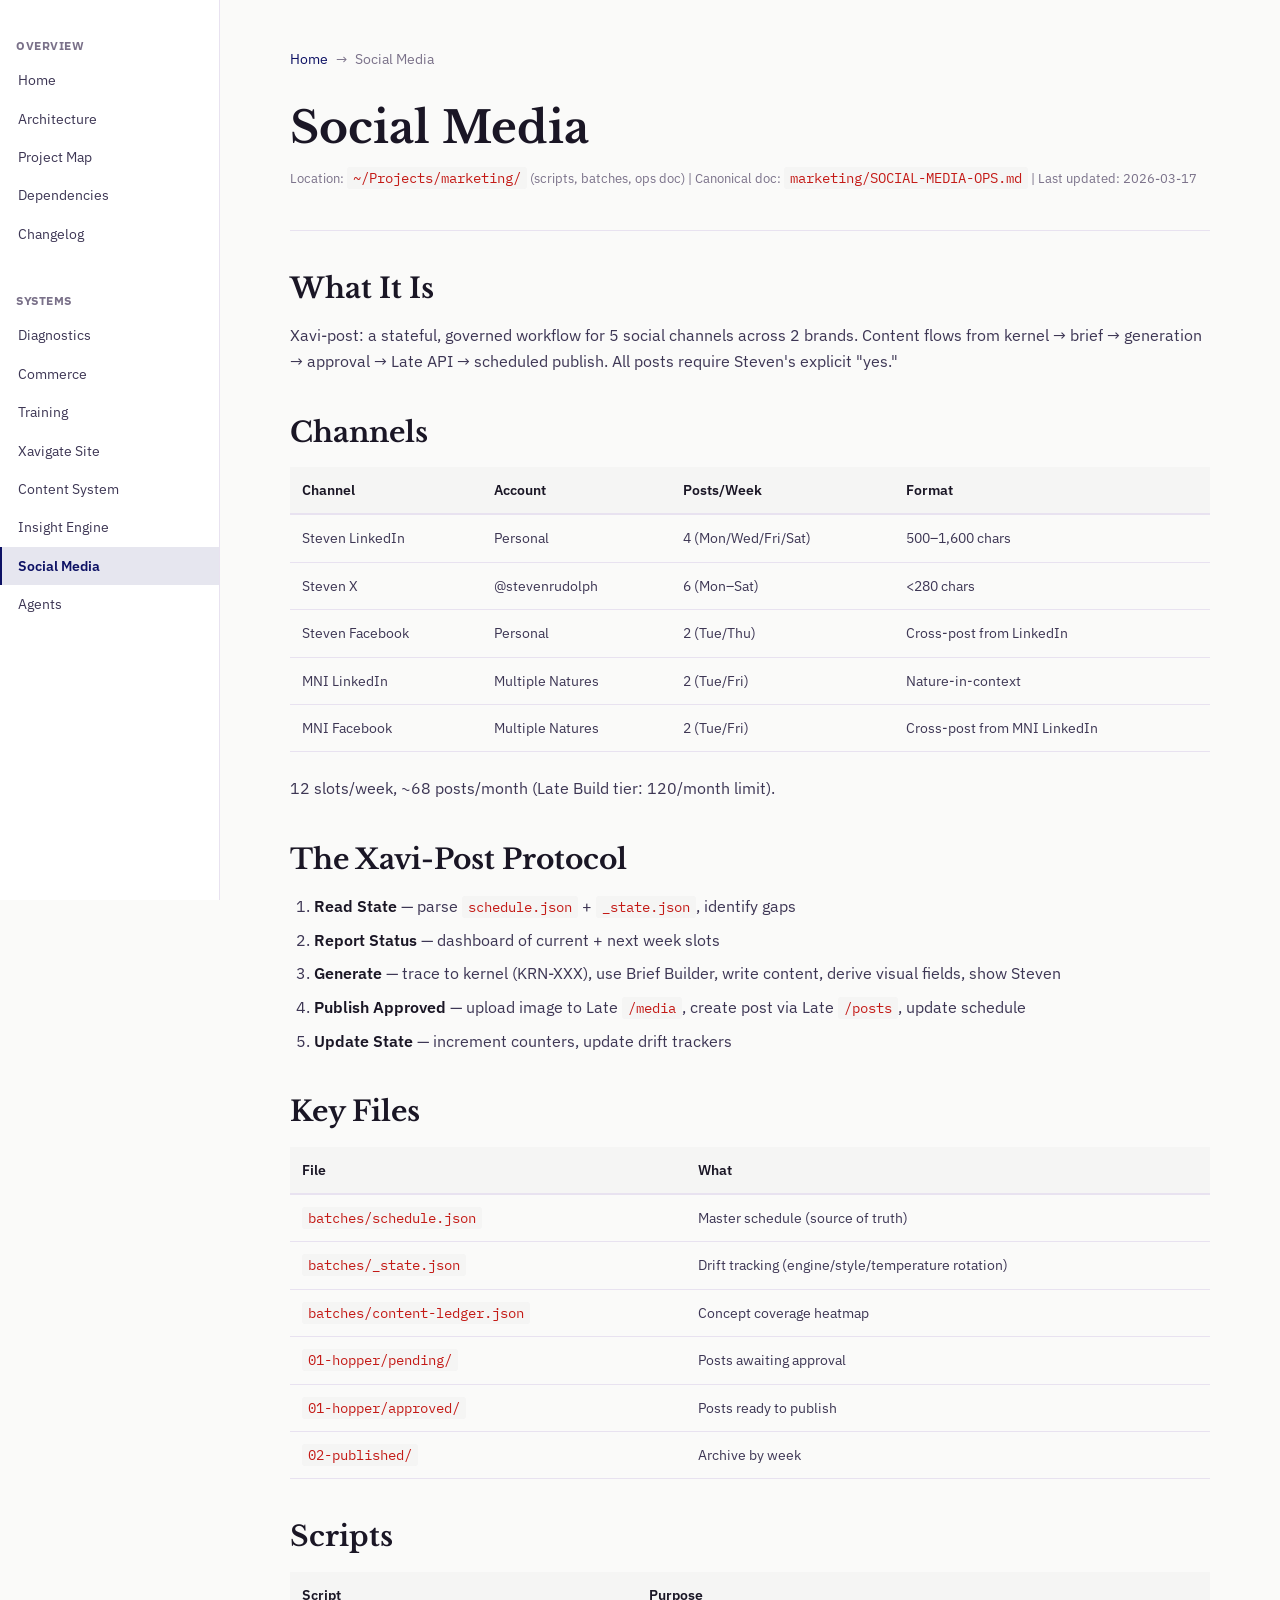
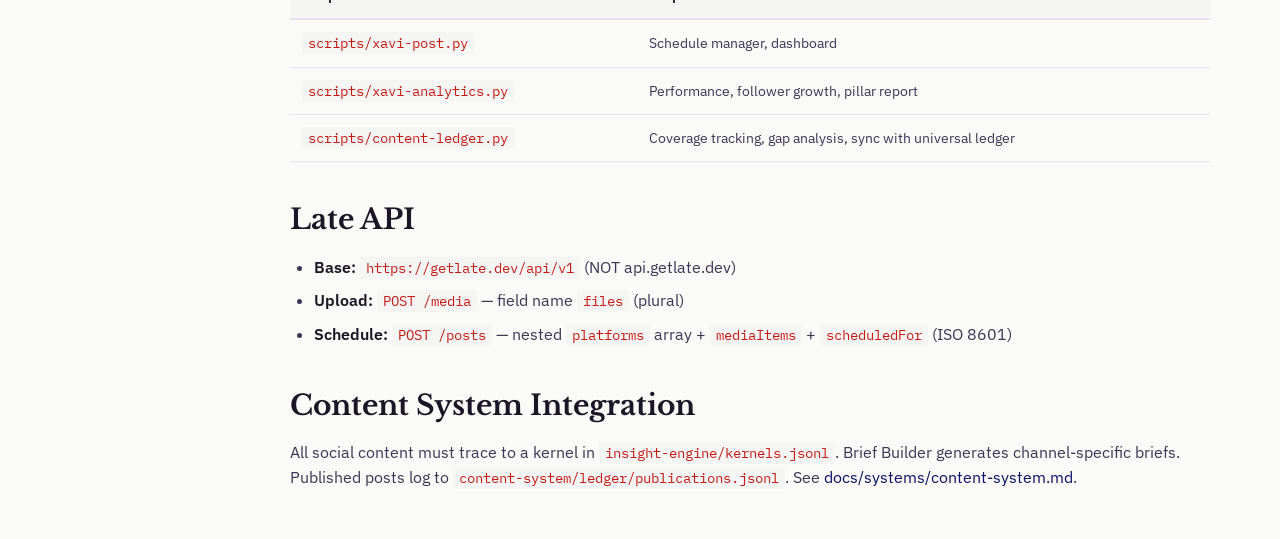
<file: site/social-media.html>
<!DOCTYPE html>
<html lang="en">
<head>
  <meta charset="UTF-8">
  <meta name="viewport" content="width=device-width, initial-scale=1.0">
  <meta name="robots" content="noindex, nofollow">
  <title>Social Media</title>
  <link href="https://fonts.googleapis.com/css2?family=Libre+Baskerville:wght@400;700&family=IBM+Plex+Sans:wght@300;400;500;600;700&family=IBM+Plex+Mono:wght@400;500&display=swap" rel="stylesheet">
  <link rel="stylesheet" href="docs.css">
</head>
<body>
  <div class="docs-layout">
    <nav class="docs-sidebar">
      <div class="docs-nav">
        <div class="docs-nav-section">
          <div class="docs-nav-section-title">Overview</div>
          <a href="index.html">Home</a>
          <a href="architecture.html">Architecture</a>
          <a href="project-map.html">Project Map</a>
          <a href="dependencies.html">Dependencies</a>
          <a href="changelog.html">Changelog</a>
        </div>

        <div class="docs-nav-section">
          <div class="docs-nav-section-title">Systems</div>
          <a href="diagnostics.html">Diagnostics</a>
          <a href="commerce.html">Commerce</a>
          <a href="training.html">Training</a>
          <a href="xavigate-site.html">Xavigate Site</a>
          <a href="content-system.html">Content System</a>
          <a href="insight-engine.html">Insight Engine</a>
          <a href="social-media.html" class="active">Social Media</a>
          <a href="agents.html">Agents</a>
        </div>
      </div>
    </nav>

    <main class="docs-content">
      <div class="docs-breadcrumb">
        <a href="index.html">Home</a>
        <span>→</span>
        <span>Social Media</span>
      </div>

      <h1>Social Media</h1>
      <p class="updated">Location: <code>~/Projects/marketing/</code> (scripts, batches, ops doc) | Canonical doc: <code>marketing/SOCIAL-MEDIA-OPS.md</code> | Last updated: 2026-03-17</p>

      <hr>

      <h2>What It Is</h2>

      <p>Xavi-post: a stateful, governed workflow for 5 social channels across 2 brands. Content flows from kernel → brief → generation → approval → Late API → scheduled publish. All posts require Steven's explicit "yes."</p>

      <h2>Channels</h2>

      <table>
        <thead>
          <tr>
            <th>Channel</th>
            <th>Account</th>
            <th>Posts/Week</th>
            <th>Format</th>
          </tr>
        </thead>
        <tbody>
          <tr>
            <td>Steven LinkedIn</td>
            <td>Personal</td>
            <td>4 (Mon/Wed/Fri/Sat)</td>
            <td>500–1,600 chars</td>
          </tr>
          <tr>
            <td>Steven X</td>
            <td>@stevenrudolph</td>
            <td>6 (Mon–Sat)</td>
            <td>&lt;280 chars</td>
          </tr>
          <tr>
            <td>Steven Facebook</td>
            <td>Personal</td>
            <td>2 (Tue/Thu)</td>
            <td>Cross-post from LinkedIn</td>
          </tr>
          <tr>
            <td>MNI LinkedIn</td>
            <td>Multiple Natures</td>
            <td>2 (Tue/Fri)</td>
            <td>Nature-in-context</td>
          </tr>
          <tr>
            <td>MNI Facebook</td>
            <td>Multiple Natures</td>
            <td>2 (Tue/Fri)</td>
            <td>Cross-post from MNI LinkedIn</td>
          </tr>
        </tbody>
      </table>

      <p>12 slots/week, ~68 posts/month (Late Build tier: 120/month limit).</p>

      <h2>The Xavi-Post Protocol</h2>

      <ol>
        <li><strong>Read State</strong> — parse <code>schedule.json</code> + <code>_state.json</code>, identify gaps</li>
        <li><strong>Report Status</strong> — dashboard of current + next week slots</li>
        <li><strong>Generate</strong> — trace to kernel (KRN-XXX), use Brief Builder, write content, derive visual fields, show Steven</li>
        <li><strong>Publish Approved</strong> — upload image to Late <code>/media</code>, create post via Late <code>/posts</code>, update schedule</li>
        <li><strong>Update State</strong> — increment counters, update drift trackers</li>
      </ol>

      <h2>Key Files</h2>

      <table>
        <thead>
          <tr>
            <th>File</th>
            <th>What</th>
          </tr>
        </thead>
        <tbody>
          <tr>
            <td><code>batches/schedule.json</code></td>
            <td>Master schedule (source of truth)</td>
          </tr>
          <tr>
            <td><code>batches/_state.json</code></td>
            <td>Drift tracking (engine/style/temperature rotation)</td>
          </tr>
          <tr>
            <td><code>batches/content-ledger.json</code></td>
            <td>Concept coverage heatmap</td>
          </tr>
          <tr>
            <td><code>01-hopper/pending/</code></td>
            <td>Posts awaiting approval</td>
          </tr>
          <tr>
            <td><code>01-hopper/approved/</code></td>
            <td>Posts ready to publish</td>
          </tr>
          <tr>
            <td><code>02-published/</code></td>
            <td>Archive by week</td>
          </tr>
        </tbody>
      </table>

      <h2>Scripts</h2>

      <table>
        <thead>
          <tr>
            <th>Script</th>
            <th>Purpose</th>
          </tr>
        </thead>
        <tbody>
          <tr>
            <td><code>scripts/xavi-post.py</code></td>
            <td>Schedule manager, dashboard</td>
          </tr>
          <tr>
            <td><code>scripts/xavi-analytics.py</code></td>
            <td>Performance, follower growth, pillar report</td>
          </tr>
          <tr>
            <td><code>scripts/content-ledger.py</code></td>
            <td>Coverage tracking, gap analysis, sync with universal ledger</td>
          </tr>
        </tbody>
      </table>

      <h2>Late API</h2>

      <ul>
        <li><strong>Base:</strong> <code>https://getlate.dev/api/v1</code> (NOT api.getlate.dev)</li>
        <li><strong>Upload:</strong> <code>POST /media</code> — field name <code>files</code> (plural)</li>
        <li><strong>Schedule:</strong> <code>POST /posts</code> — nested <code>platforms</code> array + <code>mediaItems</code> + <code>scheduledFor</code> (ISO 8601)</li>
      </ul>

      <h2>Content System Integration</h2>

      <p>All social content must trace to a kernel in <code>insight-engine/kernels.jsonl</code>. Brief Builder generates channel-specific briefs. Published posts log to <code>content-system/ledger/publications.jsonl</code>. See <a href="content-system.html">docs/systems/content-system.md</a>.</p>
    </main>
  </div>
</body>
</html>
</file>
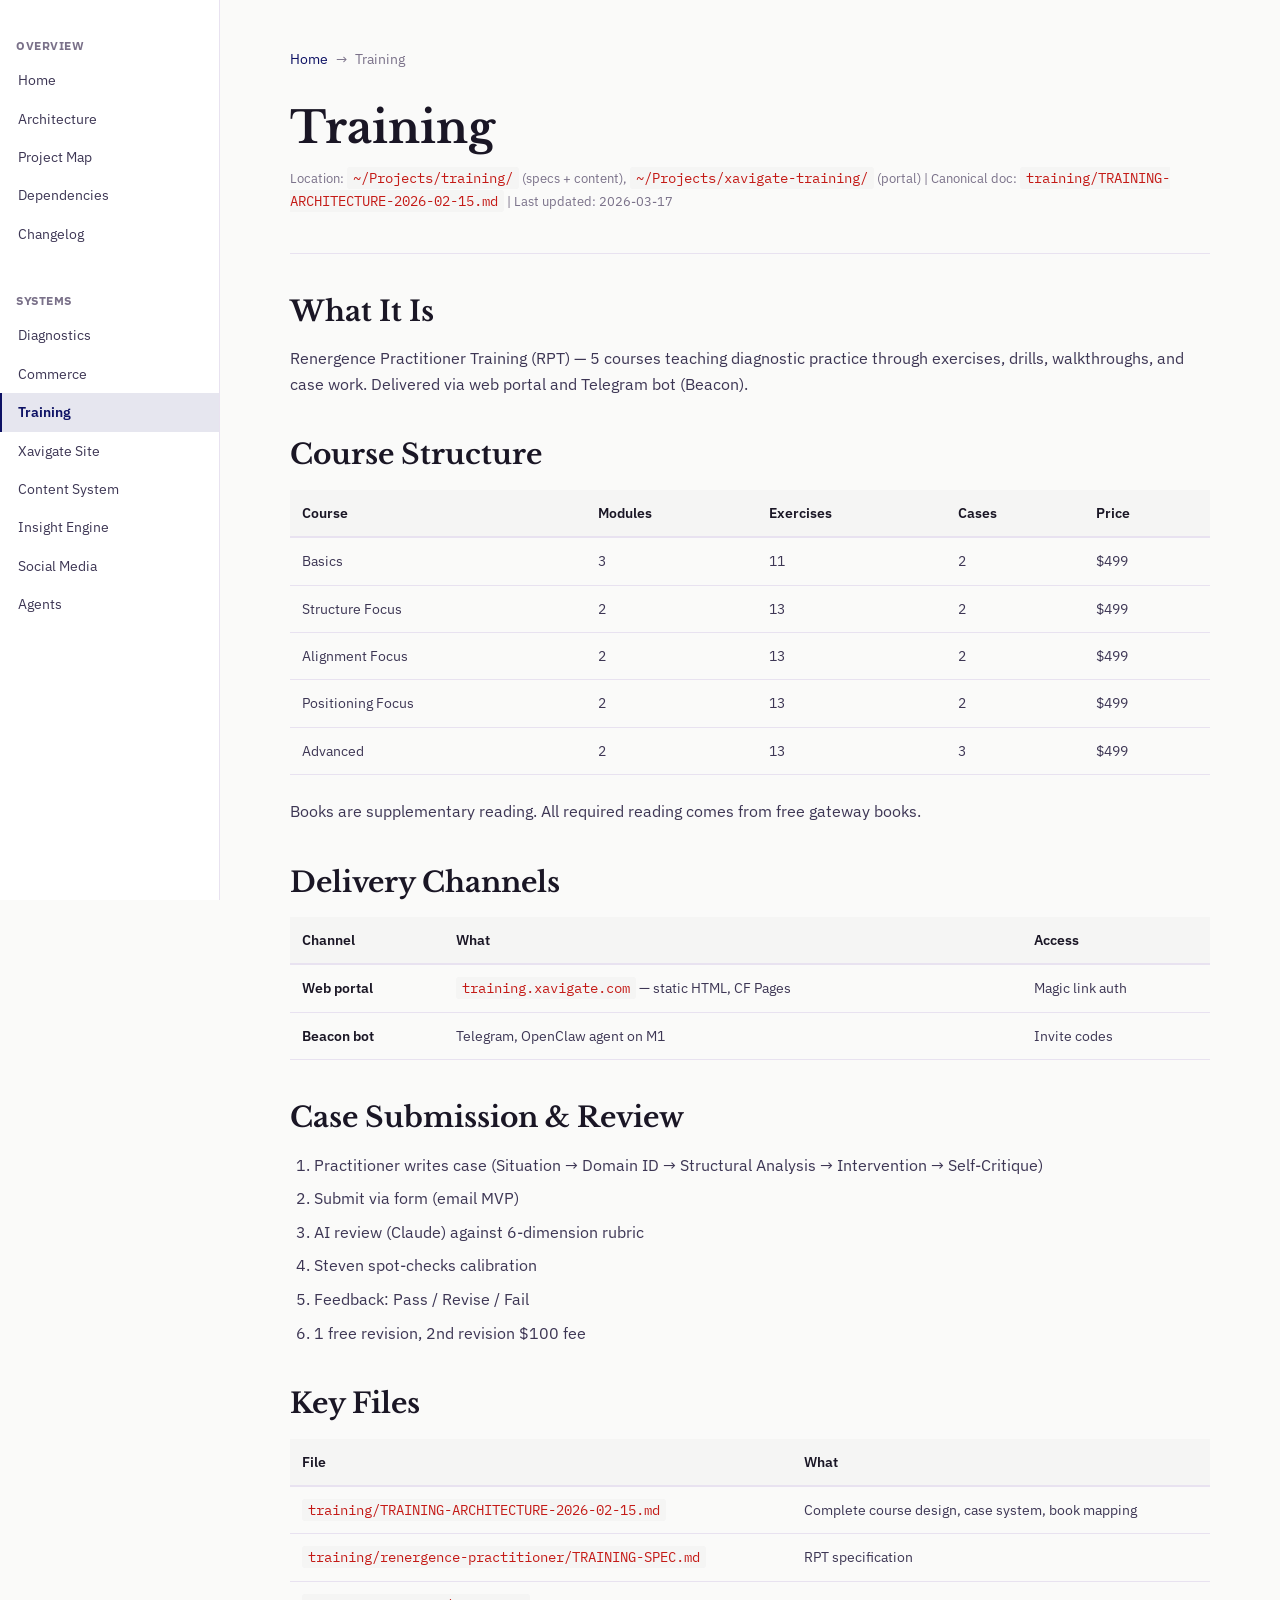
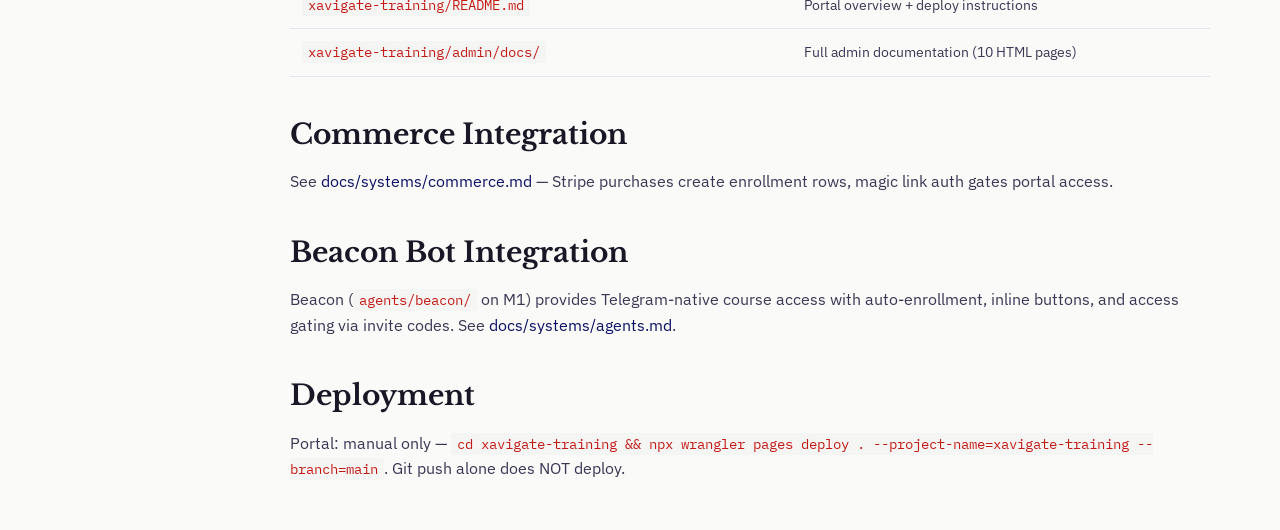
<file: site/training.html>
<!DOCTYPE html>
<html lang="en">
<head>
  <meta charset="UTF-8">
  <meta name="viewport" content="width=device-width, initial-scale=1.0">
  <meta name="robots" content="noindex, nofollow">
  <title>Training</title>
  <link href="https://fonts.googleapis.com/css2?family=Libre+Baskerville:wght@400;700&family=IBM+Plex+Sans:wght@300;400;500;600;700&family=IBM+Plex+Mono:wght@400;500&display=swap" rel="stylesheet">
  <link rel="stylesheet" href="docs.css">
</head>
<body>
  <div class="docs-layout">
    <nav class="docs-sidebar">
      <div class="docs-nav">
        <div class="docs-nav-section">
          <div class="docs-nav-section-title">Overview</div>
          <a href="index.html">Home</a>
          <a href="architecture.html">Architecture</a>
          <a href="project-map.html">Project Map</a>
          <a href="dependencies.html">Dependencies</a>
          <a href="changelog.html">Changelog</a>
        </div>

        <div class="docs-nav-section">
          <div class="docs-nav-section-title">Systems</div>
          <a href="diagnostics.html">Diagnostics</a>
          <a href="commerce.html">Commerce</a>
          <a href="training.html" class="active">Training</a>
          <a href="xavigate-site.html">Xavigate Site</a>
          <a href="content-system.html">Content System</a>
          <a href="insight-engine.html">Insight Engine</a>
          <a href="social-media.html">Social Media</a>
          <a href="agents.html">Agents</a>
        </div>
      </div>
    </nav>

    <main class="docs-content">
      <div class="docs-breadcrumb">
        <a href="index.html">Home</a>
        <span>→</span>
        <span>Training</span>
      </div>

      <h1>Training</h1>
      <p class="updated">Location: <code>~/Projects/training/</code> (specs + content), <code>~/Projects/xavigate-training/</code> (portal) | Canonical doc: <code>training/TRAINING-ARCHITECTURE-2026-02-15.md</code> | Last updated: 2026-03-17</p>

      <hr>

      <h2>What It Is</h2>

      <p>Renergence Practitioner Training (RPT) — 5 courses teaching diagnostic practice through exercises, drills, walkthroughs, and case work. Delivered via web portal and Telegram bot (Beacon).</p>

      <h2>Course Structure</h2>

      <table>
        <thead>
          <tr>
            <th>Course</th>
            <th>Modules</th>
            <th>Exercises</th>
            <th>Cases</th>
            <th>Price</th>
          </tr>
        </thead>
        <tbody>
          <tr>
            <td>Basics</td>
            <td>3</td>
            <td>11</td>
            <td>2</td>
            <td>$499</td>
          </tr>
          <tr>
            <td>Structure Focus</td>
            <td>2</td>
            <td>13</td>
            <td>2</td>
            <td>$499</td>
          </tr>
          <tr>
            <td>Alignment Focus</td>
            <td>2</td>
            <td>13</td>
            <td>2</td>
            <td>$499</td>
          </tr>
          <tr>
            <td>Positioning Focus</td>
            <td>2</td>
            <td>13</td>
            <td>2</td>
            <td>$499</td>
          </tr>
          <tr>
            <td>Advanced</td>
            <td>2</td>
            <td>13</td>
            <td>3</td>
            <td>$499</td>
          </tr>
        </tbody>
      </table>

      <p>Books are supplementary reading. All required reading comes from free gateway books.</p>

      <h2>Delivery Channels</h2>

      <table>
        <thead>
          <tr>
            <th>Channel</th>
            <th>What</th>
            <th>Access</th>
          </tr>
        </thead>
        <tbody>
          <tr>
            <td><strong>Web portal</strong></td>
            <td><code>training.xavigate.com</code> — static HTML, CF Pages</td>
            <td>Magic link auth</td>
          </tr>
          <tr>
            <td><strong>Beacon bot</strong></td>
            <td>Telegram, OpenClaw agent on M1</td>
            <td>Invite codes</td>
          </tr>
        </tbody>
      </table>

      <h2>Case Submission & Review</h2>

      <ol>
        <li>Practitioner writes case (Situation → Domain ID → Structural Analysis → Intervention → Self-Critique)</li>
        <li>Submit via form (email MVP)</li>
        <li>AI review (Claude) against 6-dimension rubric</li>
        <li>Steven spot-checks calibration</li>
        <li>Feedback: Pass / Revise / Fail</li>
        <li>1 free revision, 2nd revision $100 fee</li>
      </ol>

      <h2>Key Files</h2>

      <table>
        <thead>
          <tr>
            <th>File</th>
            <th>What</th>
          </tr>
        </thead>
        <tbody>
          <tr>
            <td><code>training/TRAINING-ARCHITECTURE-2026-02-15.md</code></td>
            <td>Complete course design, case system, book mapping</td>
          </tr>
          <tr>
            <td><code>training/renergence-practitioner/TRAINING-SPEC.md</code></td>
            <td>RPT specification</td>
          </tr>
          <tr>
            <td><code>xavigate-training/README.md</code></td>
            <td>Portal overview + deploy instructions</td>
          </tr>
          <tr>
            <td><code>xavigate-training/admin/docs/</code></td>
            <td>Full admin documentation (10 HTML pages)</td>
          </tr>
        </tbody>
      </table>

      <h2>Commerce Integration</h2>

      <p>See <a href="commerce.html">docs/systems/commerce.md</a> — Stripe purchases create enrollment rows, magic link auth gates portal access.</p>

      <h2>Beacon Bot Integration</h2>

      <p>Beacon (<code>agents/beacon/</code> on M1) provides Telegram-native course access with auto-enrollment, inline buttons, and access gating via invite codes. See <a href="agents.html">docs/systems/agents.md</a>.</p>

      <h2>Deployment</h2>

      <p>Portal: manual only — <code>cd xavigate-training && npx wrangler pages deploy . --project-name=xavigate-training --branch=main</code>. Git push alone does NOT deploy.</p>
    </main>
  </div>
</body>
</html>
</file>
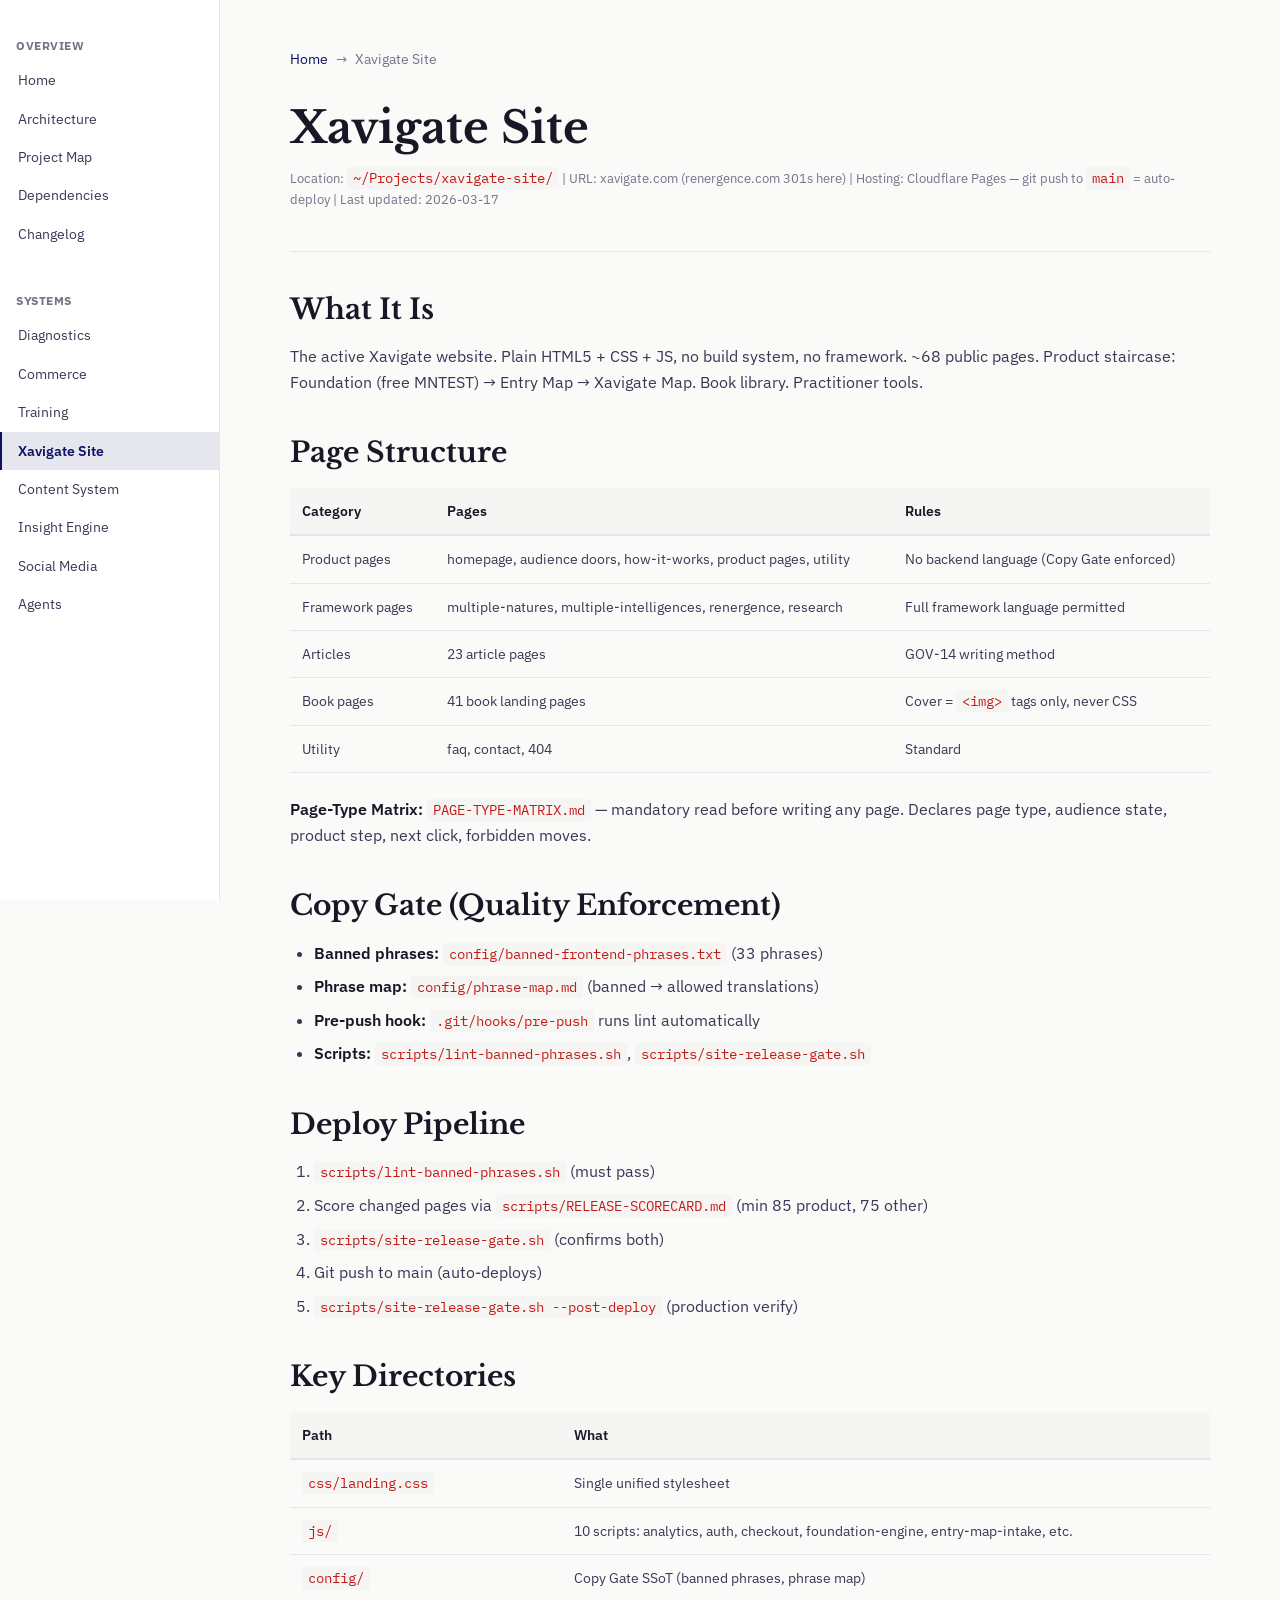
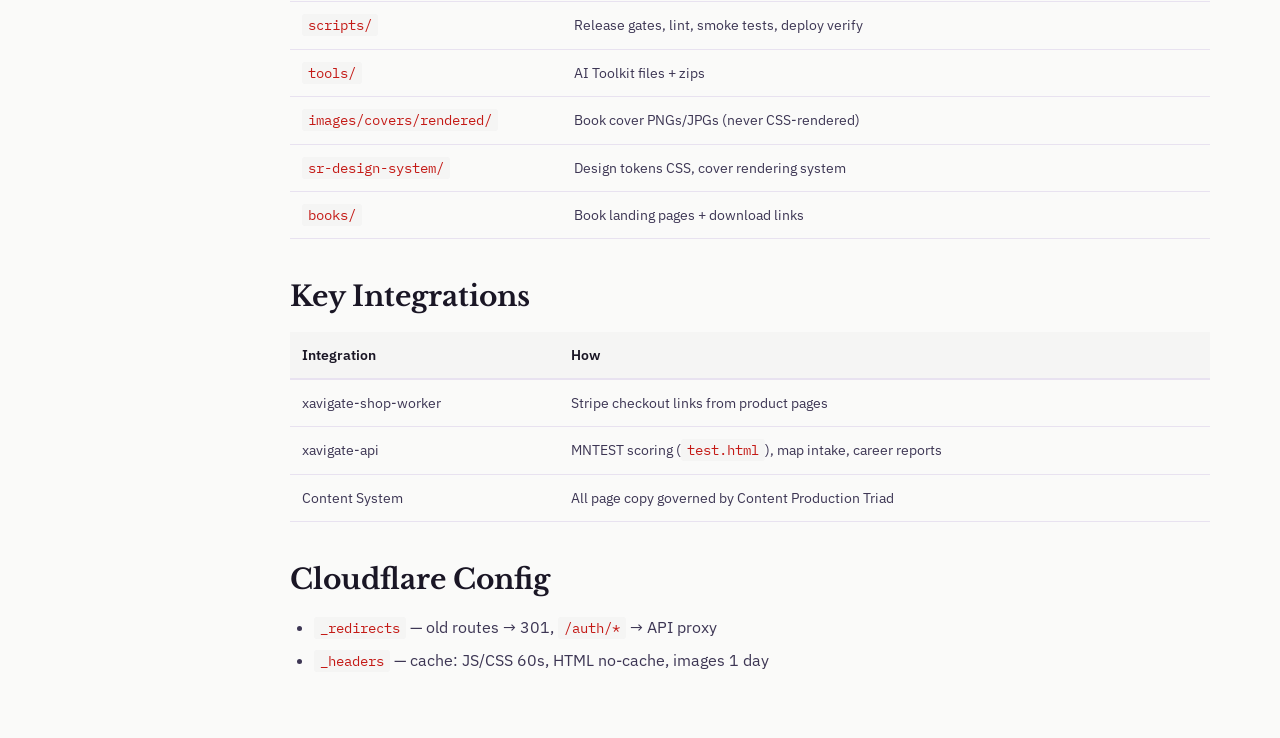
<file: site/xavigate-site.html>
<!DOCTYPE html>
<html lang="en">
<head>
  <meta charset="UTF-8">
  <meta name="viewport" content="width=device-width, initial-scale=1.0">
  <meta name="robots" content="noindex, nofollow">
  <title>Xavigate Site</title>
  <link href="https://fonts.googleapis.com/css2?family=Libre+Baskerville:wght@400;700&family=IBM+Plex+Sans:wght@300;400;500;600;700&family=IBM+Plex+Mono:wght@400;500&display=swap" rel="stylesheet">
  <link rel="stylesheet" href="docs.css">
</head>
<body>
  <div class="docs-layout">
    <nav class="docs-sidebar">
      <div class="docs-nav">
        <div class="docs-nav-section">
          <div class="docs-nav-section-title">Overview</div>
          <a href="index.html">Home</a>
          <a href="architecture.html">Architecture</a>
          <a href="project-map.html">Project Map</a>
          <a href="dependencies.html">Dependencies</a>
          <a href="changelog.html">Changelog</a>
        </div>

        <div class="docs-nav-section">
          <div class="docs-nav-section-title">Systems</div>
          <a href="diagnostics.html">Diagnostics</a>
          <a href="commerce.html">Commerce</a>
          <a href="training.html">Training</a>
          <a href="xavigate-site.html" class="active">Xavigate Site</a>
          <a href="content-system.html">Content System</a>
          <a href="insight-engine.html">Insight Engine</a>
          <a href="social-media.html">Social Media</a>
          <a href="agents.html">Agents</a>
        </div>
      </div>
    </nav>

    <main class="docs-content">
      <div class="docs-breadcrumb">
        <a href="index.html">Home</a>
        <span>→</span>
        <span>Xavigate Site</span>
      </div>

      <h1>Xavigate Site</h1>
      <p class="updated">Location: <code>~/Projects/xavigate-site/</code> | URL: xavigate.com (renergence.com 301s here) | Hosting: Cloudflare Pages — git push to <code>main</code> = auto-deploy | Last updated: 2026-03-17</p>

      <hr>

      <h2>What It Is</h2>

      <p>The active Xavigate website. Plain HTML5 + CSS + JS, no build system, no framework. ~68 public pages. Product staircase: Foundation (free MNTEST) → Entry Map → Xavigate Map. Book library. Practitioner tools.</p>

      <h2>Page Structure</h2>

      <table>
        <thead>
          <tr>
            <th>Category</th>
            <th>Pages</th>
            <th>Rules</th>
          </tr>
        </thead>
        <tbody>
          <tr>
            <td>Product pages</td>
            <td>homepage, audience doors, how-it-works, product pages, utility</td>
            <td>No backend language (Copy Gate enforced)</td>
          </tr>
          <tr>
            <td>Framework pages</td>
            <td>multiple-natures, multiple-intelligences, renergence, research</td>
            <td>Full framework language permitted</td>
          </tr>
          <tr>
            <td>Articles</td>
            <td>23 article pages</td>
            <td>GOV-14 writing method</td>
          </tr>
          <tr>
            <td>Book pages</td>
            <td>41 book landing pages</td>
            <td>Cover = <code>&lt;img&gt;</code> tags only, never CSS</td>
          </tr>
          <tr>
            <td>Utility</td>
            <td>faq, contact, 404</td>
            <td>Standard</td>
          </tr>
        </tbody>
      </table>

      <p><strong>Page-Type Matrix:</strong> <code>PAGE-TYPE-MATRIX.md</code> — mandatory read before writing any page. Declares page type, audience state, product step, next click, forbidden moves.</p>

      <h2>Copy Gate (Quality Enforcement)</h2>

      <ul>
        <li><strong>Banned phrases:</strong> <code>config/banned-frontend-phrases.txt</code> (33 phrases)</li>
        <li><strong>Phrase map:</strong> <code>config/phrase-map.md</code> (banned → allowed translations)</li>
        <li><strong>Pre-push hook:</strong> <code>.git/hooks/pre-push</code> runs lint automatically</li>
        <li><strong>Scripts:</strong> <code>scripts/lint-banned-phrases.sh</code>, <code>scripts/site-release-gate.sh</code></li>
      </ul>

      <h2>Deploy Pipeline</h2>

      <ol>
        <li><code>scripts/lint-banned-phrases.sh</code> (must pass)</li>
        <li>Score changed pages via <code>scripts/RELEASE-SCORECARD.md</code> (min 85 product, 75 other)</li>
        <li><code>scripts/site-release-gate.sh</code> (confirms both)</li>
        <li>Git push to main (auto-deploys)</li>
        <li><code>scripts/site-release-gate.sh --post-deploy</code> (production verify)</li>
      </ol>

      <h2>Key Directories</h2>

      <table>
        <thead>
          <tr>
            <th>Path</th>
            <th>What</th>
          </tr>
        </thead>
        <tbody>
          <tr>
            <td><code>css/landing.css</code></td>
            <td>Single unified stylesheet</td>
          </tr>
          <tr>
            <td><code>js/</code></td>
            <td>10 scripts: analytics, auth, checkout, foundation-engine, entry-map-intake, etc.</td>
          </tr>
          <tr>
            <td><code>config/</code></td>
            <td>Copy Gate SSoT (banned phrases, phrase map)</td>
          </tr>
          <tr>
            <td><code>scripts/</code></td>
            <td>Release gates, lint, smoke tests, deploy verify</td>
          </tr>
          <tr>
            <td><code>tools/</code></td>
            <td>AI Toolkit files + zips</td>
          </tr>
          <tr>
            <td><code>images/covers/rendered/</code></td>
            <td>Book cover PNGs/JPGs (never CSS-rendered)</td>
          </tr>
          <tr>
            <td><code>sr-design-system/</code></td>
            <td>Design tokens CSS, cover rendering system</td>
          </tr>
          <tr>
            <td><code>books/</code></td>
            <td>Book landing pages + download links</td>
          </tr>
        </tbody>
      </table>

      <h2>Key Integrations</h2>

      <table>
        <thead>
          <tr>
            <th>Integration</th>
            <th>How</th>
          </tr>
        </thead>
        <tbody>
          <tr>
            <td>xavigate-shop-worker</td>
            <td>Stripe checkout links from product pages</td>
          </tr>
          <tr>
            <td>xavigate-api</td>
            <td>MNTEST scoring (<code>test.html</code>), map intake, career reports</td>
          </tr>
          <tr>
            <td>Content System</td>
            <td>All page copy governed by Content Production Triad</td>
          </tr>
        </tbody>
      </table>

      <h2>Cloudflare Config</h2>

      <ul>
        <li><code>_redirects</code> — old routes → 301, <code>/auth/*</code> → API proxy</li>
        <li><code>_headers</code> — cache: JS/CSS 60s, HTML no-cache, images 1 day</li>
      </ul>
    </main>
  </div>
</body>
</html>
</file>
<file: site/docs.css>
/* Design System Tokens */
:root {
  --font-title: 'Libre Baskerville', serif;
  --font-body: 'IBM Plex Sans', sans-serif;
  --font-mono: 'IBM Plex Mono', monospace;
  --weight-medium: 500;
  --weight-semibold: 600;
  --text-primary: #1a1625;
  --text-body: #3d3654;
  --text-muted: #7a7189;
  --border: #e8e2f0;
  --surface-card: #ffffff;
  --thread-renergence: #0d1164;
  --accent-renergence: #0d1164;
  --bg-page: #fafaf9;
  --bg-code: #f5f5f4;
  --color-info: #1e40af;
  --color-warning: #ea580c;
  --color-danger: #dc2626;
}

/* Base Styles */
* {
  margin: 0;
  padding: 0;
  box-sizing: border-box;
}

html {
  scroll-behavior: smooth;
}

body {
  font-family: var(--font-body);
  font-size: 16px;
  line-height: 1.6;
  color: var(--text-body);
  background-color: var(--bg-page);
}

/* Layout */
.docs-layout {
  display: grid;
  grid-template-columns: 220px 1fr;
  gap: 0;
  min-height: 100vh;
}

.docs-sidebar {
  background: var(--surface-card);
  border-right: 1px solid var(--border);
  padding: 24px 0;
  position: sticky;
  top: 0;
  height: 100vh;
  overflow-y: auto;
}

.docs-content {
  max-width: 1000px;
  margin: 0 auto;
  padding: 48px 40px;
  width: 100%;
}

/* Navigation */
.docs-nav {
  display: flex;
  flex-direction: column;
  gap: 2px;
}

.docs-nav-section {
  display: flex;
  flex-direction: column;
  gap: 0;
  margin-bottom: 24px;
}

.docs-nav-section-title {
  font-size: 12px;
  font-weight: 700;
  text-transform: uppercase;
  letter-spacing: 0.5px;
  color: var(--text-muted);
  padding: 12px 16px;
  padding-bottom: 6px;
}

.docs-nav a {
  display: block;
  padding: 8px 16px;
  color: var(--text-body);
  text-decoration: none;
  font-size: 14px;
  transition: all 0.2s ease;
  border-left: 2px solid transparent;
}

.docs-nav a:hover {
  color: var(--thread-renergence);
  background-color: rgba(13, 17, 100, 0.05);
  border-left-color: var(--thread-renergence);
}

.docs-nav a.active {
  color: var(--thread-renergence);
  background-color: rgba(13, 17, 100, 0.1);
  border-left-color: var(--thread-renergence);
  font-weight: var(--weight-semibold);
}

/* Breadcrumb */
.docs-breadcrumb {
  display: flex;
  align-items: center;
  gap: 8px;
  margin-bottom: 32px;
  font-size: 14px;
  color: var(--text-muted);
}

.docs-breadcrumb a {
  color: var(--thread-renergence);
  text-decoration: none;
}

.docs-breadcrumb a:hover {
  text-decoration: underline;
}

.docs-breadcrumb span {
  color: var(--text-muted);
}

/* Typography */
h1 {
  font-family: var(--font-title);
  font-size: 44px;
  font-weight: 700;
  color: var(--text-primary);
  margin-bottom: 12px;
  line-height: 1.2;
}

h2 {
  font-family: var(--font-title);
  font-size: 28px;
  font-weight: 700;
  color: var(--text-primary);
  margin-top: 40px;
  margin-bottom: 16px;
  line-height: 1.3;
}

h3 {
  font-family: var(--font-title);
  font-size: 20px;
  font-weight: 700;
  color: var(--text-primary);
  margin-top: 28px;
  margin-bottom: 12px;
  line-height: 1.3;
}

h4 {
  font-family: var(--font-body);
  font-size: 16px;
  font-weight: var(--weight-semibold);
  color: var(--text-primary);
  margin-top: 20px;
  margin-bottom: 10px;
}

p {
  margin-bottom: 16px;
  color: var(--text-body);
}

p:last-child {
  margin-bottom: 0;
}

.subtitle {
  font-size: 18px;
  color: var(--text-muted);
  margin-bottom: 32px;
  font-style: italic;
}

.updated {
  font-size: 13px;
  color: var(--text-muted);
  margin-bottom: 24px;
}

/* Code */
code {
  font-family: var(--font-mono);
  font-size: 14px;
  background-color: var(--bg-code);
  padding: 2px 6px;
  border-radius: 3px;
  color: #c41a16;
}

pre {
  background-color: var(--bg-code);
  padding: 16px;
  border-radius: 6px;
  overflow-x: auto;
  margin-bottom: 16px;
  border: 1px solid var(--border);
}

pre code {
  background-color: transparent;
  padding: 0;
  color: var(--text-body);
  font-size: 13px;
  line-height: 1.5;
}

.docs-diagram {
  font-family: var(--font-mono);
  font-size: 12px;
  line-height: 1.4;
  white-space: pre;
  color: var(--text-body);
}

/* Lists */
ul, ol {
  margin-left: 24px;
  margin-bottom: 16px;
}

li {
  margin-bottom: 8px;
}

/* Tables */
table {
  width: 100%;
  border-collapse: collapse;
  margin-bottom: 24px;
  font-size: 14px;
}

thead {
  background-color: var(--bg-code);
}

th {
  padding: 12px;
  text-align: left;
  font-weight: var(--weight-semibold);
  color: var(--text-primary);
  border-bottom: 2px solid var(--border);
}

td {
  padding: 12px;
  border-bottom: 1px solid var(--border);
  color: var(--text-body);
}

tbody tr:hover {
  background-color: rgba(13, 17, 100, 0.03);
}

/* Callouts */
.docs-callout {
  padding: 16px;
  border-left: 4px solid;
  border-radius: 4px;
  margin-bottom: 24px;
  background-color: var(--bg-code);
}

.docs-callout.info {
  border-left-color: var(--color-info);
}

.docs-callout.warning {
  border-left-color: var(--color-warning);
}

.docs-callout.danger {
  border-left-color: var(--color-danger);
}

.docs-callout p {
  margin: 0;
  color: var(--text-body);
}

.docs-callout strong {
  font-weight: var(--weight-semibold);
}

/* Grid (TOC) */
.toc-grid {
  display: grid;
  grid-template-columns: repeat(auto-fit, minmax(280px, 1fr));
  gap: 24px;
  margin-bottom: 40px;
}

.toc-card {
  background: var(--surface-card);
  padding: 24px;
  border: 1px solid var(--border);
  border-radius: 6px;
  text-decoration: none;
  transition: all 0.2s ease;
  display: flex;
  flex-direction: column;
}

.toc-card:hover {
  border-color: var(--thread-renergence);
  box-shadow: 0 2px 8px rgba(13, 17, 100, 0.1);
  transform: translateY(-2px);
}

.toc-card h3 {
  margin-top: 0;
  margin-bottom: 8px;
  color: var(--thread-renergence);
  font-size: 18px;
}

.toc-card p {
  font-size: 14px;
  color: var(--text-muted);
  margin: 0;
  flex-grow: 1;
}

/* Responsive */
@media (max-width: 720px) {
  .docs-layout {
    grid-template-columns: 1fr;
  }

  .docs-sidebar {
    position: relative;
    height: auto;
    border-right: none;
    border-bottom: 1px solid var(--border);
    padding: 16px;
    margin-bottom: 24px;
  }

  .docs-content {
    padding: 24px 20px;
  }

  h1 {
    font-size: 32px;
  }

  h2 {
    font-size: 22px;
  }

  .toc-grid {
    grid-template-columns: 1fr;
  }
}

/* Utility */
a {
  color: var(--thread-renergence);
  text-decoration: none;
}

a:hover {
  text-decoration: underline;
}

strong {
  font-weight: var(--weight-semibold);
  color: var(--text-primary);
}

em {
  font-style: italic;
}

hr {
  border: none;
  border-top: 1px solid var(--border);
  margin: 40px 0;
}

blockquote {
  border-left: 4px solid var(--thread-renergence);
  padding-left: 16px;
  margin-left: 0;
  margin-bottom: 16px;
  color: var(--text-muted);
  font-style: italic;
}
</file>
